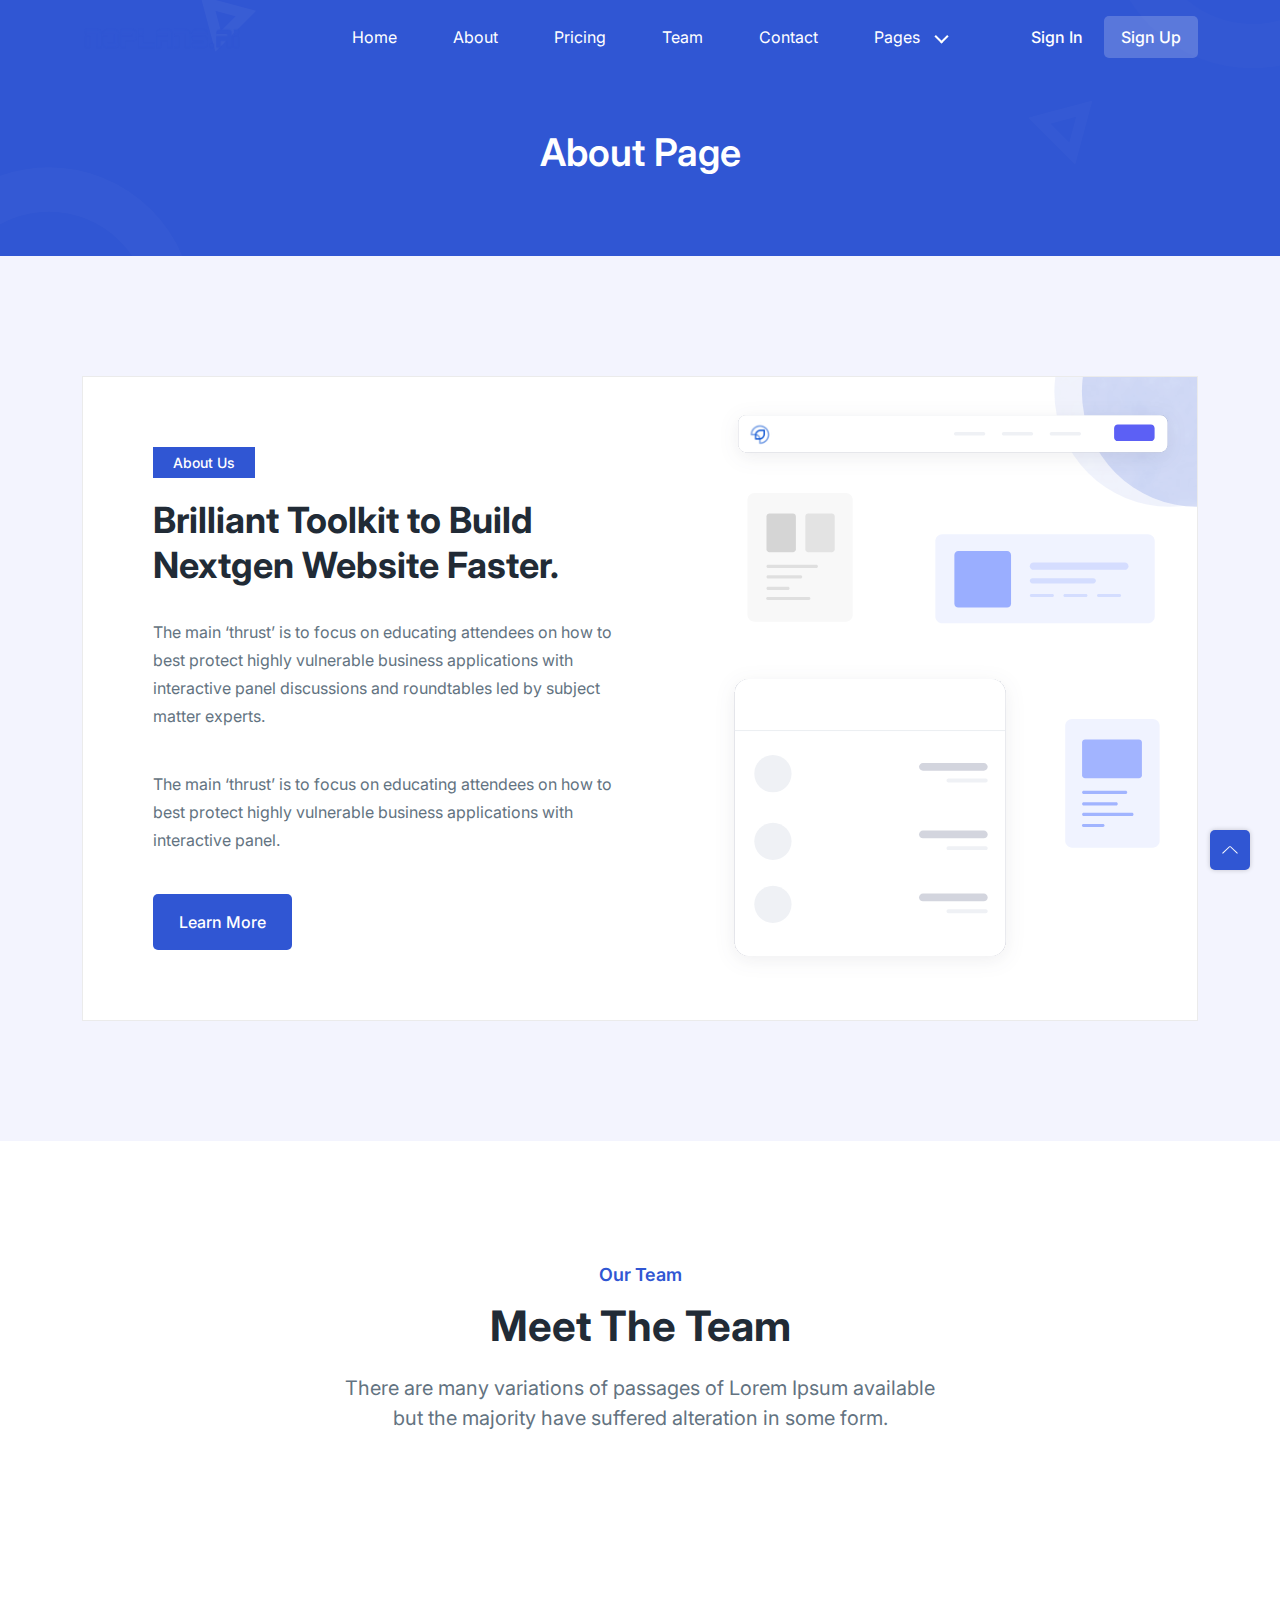
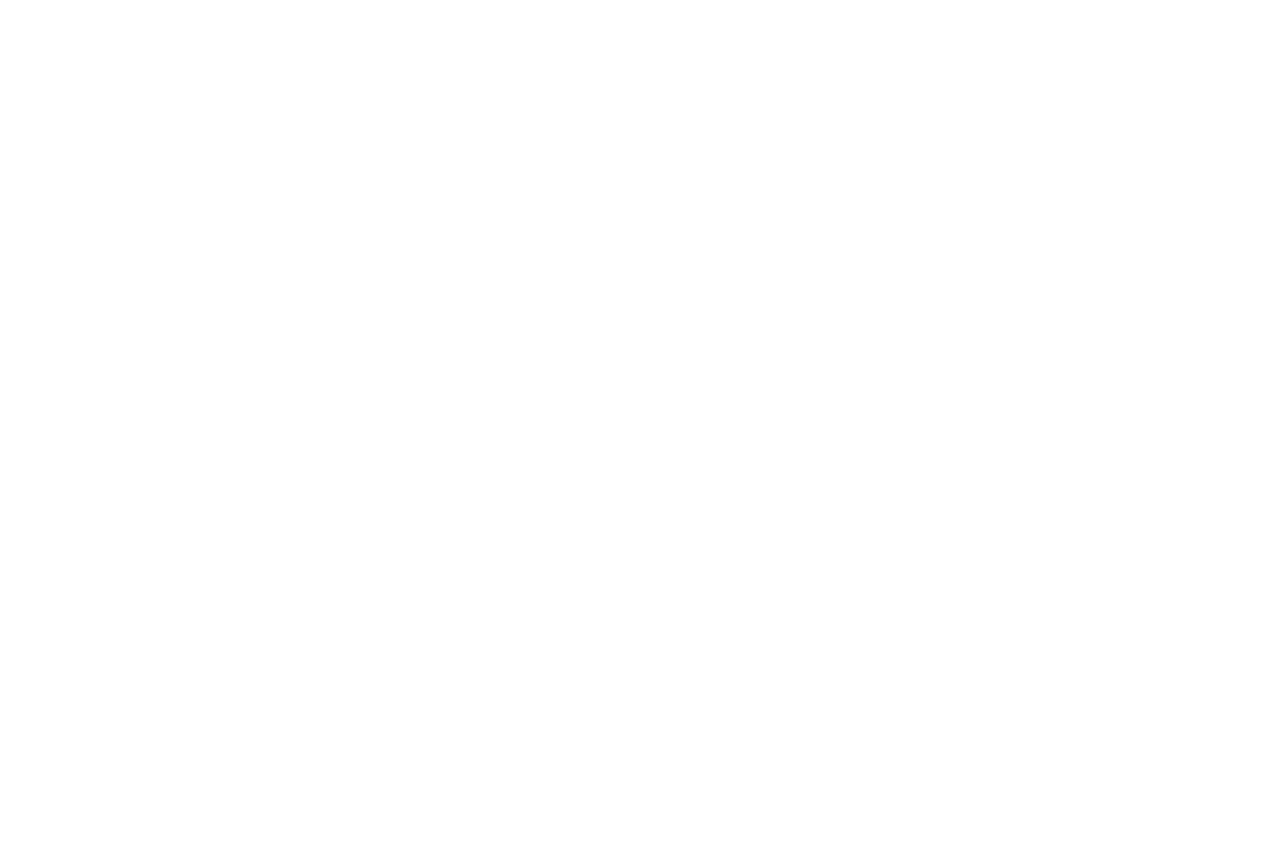
<file: about.html>
<!-- =========

	Template Name: Play
	Author: UIdeck
	Author URI: https://uideck.com/
	Support: https://uideck.com/support/
	Version: 1.1

========== -->

<!DOCTYPE html>
<html lang="en">
  <head>
    <meta charset="UTF-8" />
    <meta http-equiv="X-UA-Compatible" content="IE=edge" />
    <meta name="viewport" content="width=device-width, initial-scale=1.0" />
    <title>Play | Open source Project by UIdeck</title>

    <!--====== Favicon Icon ======-->
    <link
      rel="shortcut icon"
      href="assets/images/favicon.svg"
      type="image/svg"
    />

    <!-- ===== All CSS files ===== -->
    <link rel="stylesheet" href="assets/css/bootstrap.min.css" />
    <link rel="stylesheet" href="assets/css/animate.css" />
    <link rel="stylesheet" href="assets/css/lineicons.css" />
    <link rel="stylesheet" href="assets/css/ud-styles.css" />
  </head>
  <body>
    <!-- ====== Header Start ====== -->
    <header class="ud-header">
      <div class="container">
        <div class="row">
          <div class="col-lg-12">
            <nav class="navbar navbar-expand-lg">
              <a class="navbar-brand" href="index.html">
                <img src="assets/images/logo/logo.png" alt="Logo" />
              </a>
              <button class="navbar-toggler">
                <span class="toggler-icon"> </span>
                <span class="toggler-icon"> </span>
                <span class="toggler-icon"> </span>
              </button>

              <div class="navbar-collapse">
                <ul id="nav" class="navbar-nav mx-auto">
                  <li class="nav-item">
                    <a class="ud-menu-scroll" href="#home">Home</a>
                  </li>

                  <li class="nav-item">
                    <a class="ud-menu-scroll" href="#about">About</a>
                  </li>
                  <li class="nav-item">
                    <a class="ud-menu-scroll" href="#pricing">Pricing</a>
                  </li>
                  <li class="nav-item">
                    <a class="ud-menu-scroll" href="#team">Team</a>
                  </li>
                  <li class="nav-item">
                    <a class="ud-menu-scroll" href="#contact">Contact</a>
                  </li>
                  <li class="nav-item nav-item-has-children">
                    <a href="javascript:void(0)"> Pages </a>
                    <ul class="ud-submenu">
                      <li class="ud-submenu-item">
                        <a href="about.html" class="ud-submenu-link">
                          About Page
                        </a>
                      </li>
                      <li class="ud-submenu-item">
                        <a href="pricing.html" class="ud-submenu-link">
                          Pricing Page
                        </a>
                      </li>
                      <li class="ud-submenu-item">
                        <a href="contact.html" class="ud-submenu-link">
                          Contact Page
                        </a>
                      </li>
                      <li class="ud-submenu-item">
                        <a href="blog.html" class="ud-submenu-link">
                          Blog Grid Page
                        </a>
                      </li>
                      <li class="ud-submenu-item">
                        <a href="blog-details.html" class="ud-submenu-link">
                          Blog Details Page
                        </a>
                      </li>
                      <li class="ud-submenu-item">
                        <a href="login.html" class="ud-submenu-link">
                          Sign In Page
                        </a>
                      </li>
                      <li class="ud-submenu-item">
                        <a href="404.html" class="ud-submenu-link">404 Page</a>
                      </li>
                    </ul>
                  </li>
                </ul>
              </div>

              <div class="navbar-btn d-none d-sm-inline-block">
                <a href="login.html" class="ud-main-btn ud-login-btn">
                  Sign In
                </a>
                <a class="ud-main-btn ud-white-btn" href="javascript:void(0)">
                  Sign Up
                </a>
              </div>
            </nav>
          </div>
        </div>
      </div>
    </header>
    <!-- ====== Header End ====== -->

    <!-- ====== Banner Start ====== -->
    <section class="ud-page-banner">
      <div class="container">
        <div class="row">
          <div class="col-lg-12">
            <div class="ud-banner-content">
              <h1>About Page</h1>
            </div>
          </div>
        </div>
      </div>
    </section>
    <!-- ====== Banner End ====== -->

    <!-- ====== About Start ====== -->
    <section id="about" class="ud-about">
      <div class="container">
        <div class="ud-about-wrapper wow fadeInUp" data-wow-delay=".2s">
          <div class="ud-about-content-wrapper">
            <div class="ud-about-content">
              <span class="tag">About Us</span>
              <h2>Brilliant Toolkit to Build Nextgen Website Faster.</h2>
              <p>
                The main ‘thrust’ is to focus on educating attendees on how to
                best protect highly vulnerable business applications with
                interactive panel discussions and roundtables led by subject
                matter experts.
              </p>

              <p>
                The main ‘thrust’ is to focus on educating attendees on how to
                best protect highly vulnerable business applications with
                interactive panel.
              </p>
              <a href="javascript:void(0)" class="ud-main-btn">Learn More</a>
            </div>
          </div>
          <div class="ud-about-image">
            <img src="assets/images/about/about-image.svg" alt="about-image" />
          </div>
        </div>
      </div>
    </section>
    <!-- ====== About End ====== -->

    <!-- ====== Team Start ====== -->
    <section id="team" class="ud-team">
      <div class="container">
        <div class="row">
          <div class="col-lg-12">
            <div class="ud-section-title mx-auto text-center">
              <span>Our Team</span>
              <h2>Meet The Team</h2>
              <p>
                There are many variations of passages of Lorem Ipsum available
                but the majority have suffered alteration in some form.
              </p>
            </div>
          </div>
        </div>

        <div class="row">
          <div class="col-xl-3 col-lg-3 col-sm-6">
            <div class="ud-single-team wow fadeInUp" data-wow-delay=".1s">
              <div class="ud-team-image-wrapper">
                <div class="ud-team-image">
                  <img src="assets/images/team/team-01.png" alt="team" />
                </div>

                <img
                  src="assets/images/team/dotted-shape.svg"
                  alt="shape"
                  class="shape shape-1"
                />
                <img
                  src="assets/images/team/shape-2.svg"
                  alt="shape"
                  class="shape shape-2"
                />
              </div>
              <div class="ud-team-info">
                <h5>Adveen Desuza</h5>
                <h6>UI Designer</h6>
              </div>
              <ul class="ud-team-socials">
                <li>
                  <a href="https://twitter.com/MusharofChy">
                    <i class="lni lni-facebook-filled"></i>
                  </a>
                </li>
                <li>
                  <a href="https://twitter.com/MusharofChy">
                    <i class="lni lni-twitter-filled"></i>
                  </a>
                </li>
                <li>
                  <a href="https://twitter.com/MusharofChy">
                    <i class="lni lni-instagram-filled"></i>
                  </a>
                </li>
              </ul>
            </div>
          </div>
          <div class="col-xl-3 col-lg-3 col-sm-6">
            <div class="ud-single-team wow fadeInUp" data-wow-delay=".15s">
              <div class="ud-team-image-wrapper">
                <div class="ud-team-image">
                  <img src="assets/images/team/team-02.png" alt="team" />
                </div>

                <img
                  src="assets/images/team/dotted-shape.svg"
                  alt="shape"
                  class="shape shape-1"
                />
                <img
                  src="assets/images/team/shape-2.svg"
                  alt="shape"
                  class="shape shape-2"
                />
              </div>
              <div class="ud-team-info">
                <h5>Jezmin uniya</h5>
                <h6>Product Designer</h6>
              </div>
              <ul class="ud-team-socials">
                <li>
                  <a href="https://twitter.com/MusharofChy">
                    <i class="lni lni-facebook-filled"></i>
                  </a>
                </li>
                <li>
                  <a href="https://twitter.com/MusharofChy">
                    <i class="lni lni-twitter-filled"></i>
                  </a>
                </li>
                <li>
                  <a href="https://twitter.com/MusharofChy">
                    <i class="lni lni-instagram-filled"></i>
                  </a>
                </li>
              </ul>
            </div>
          </div>
          <div class="col-xl-3 col-lg-3 col-sm-6">
            <div class="ud-single-team wow fadeInUp" data-wow-delay=".2s">
              <div class="ud-team-image-wrapper">
                <div class="ud-team-image">
                  <img src="assets/images/team/team-03.png" alt="team" />
                </div>

                <img
                  src="assets/images/team/dotted-shape.svg"
                  alt="shape"
                  class="shape shape-1"
                />
                <img
                  src="assets/images/team/shape-2.svg"
                  alt="shape"
                  class="shape shape-2"
                />
              </div>
              <div class="ud-team-info">
                <h5>Andrieo Gloree</h5>
                <h6>App Developer</h6>
              </div>
              <ul class="ud-team-socials">
                <li>
                  <a href="https://twitter.com/MusharofChy">
                    <i class="lni lni-facebook-filled"></i>
                  </a>
                </li>
                <li>
                  <a href="https://twitter.com/MusharofChy">
                    <i class="lni lni-twitter-filled"></i>
                  </a>
                </li>
                <li>
                  <a href="https://twitter.com/MusharofChy">
                    <i class="lni lni-instagram-filled"></i>
                  </a>
                </li>
              </ul>
            </div>
          </div>
          <div class="col-xl-3 col-lg-3 col-sm-6">
            <div class="ud-single-team wow fadeInUp" data-wow-delay=".25s">
              <div class="ud-team-image-wrapper">
                <div class="ud-team-image">
                  <img src="assets/images/team/team-04.png" alt="team" />
                </div>

                <img
                  src="assets/images/team/dotted-shape.svg"
                  alt="shape"
                  class="shape shape-1"
                />
                <img
                  src="assets/images/team/shape-2.svg"
                  alt="shape"
                  class="shape shape-2"
                />
              </div>
              <div class="ud-team-info">
                <h5>Jackie Sanders</h5>
                <h6>Content Writer</h6>
              </div>
              <ul class="ud-team-socials">
                <li>
                  <a href="https://twitter.com/MusharofChy">
                    <i class="lni lni-facebook-filled"></i>
                  </a>
                </li>
                <li>
                  <a href="https://twitter.com/MusharofChy">
                    <i class="lni lni-twitter-filled"></i>
                  </a>
                </li>
                <li>
                  <a href="https://twitter.com/MusharofChy">
                    <i class="lni lni-instagram-filled"></i>
                  </a>
                </li>
              </ul>
            </div>
          </div>
        </div>
      </div>
    </section>
    <!-- ====== Team End ====== -->

    <!-- ====== Footer Start ====== -->
    <footer class="ud-footer wow fadeInUp" data-wow-delay=".15s">
      <div class="shape shape-1">
        <img src="assets/images/footer/shape-1.svg" alt="shape" />
      </div>
      <div class="shape shape-2">
        <img src="assets/images/footer/shape-2.svg" alt="shape" />
      </div>
      <div class="shape shape-3">
        <img src="assets/images/footer/shape-3.svg" alt="shape" />
      </div>
      <div class="ud-footer-widgets">
        <div class="container">
          <div class="row">
            <div class="col-xl-3 col-lg-4 col-md-6">
              <div class="ud-widget">
                <a href="index.html" class="ud-footer-logo">
                  <img src="assets/images/logo/logo.png" alt="logo" />
                </a>
                <p class="ud-widget-desc">
                  We create digital experiences for brands and companies by
                  using technology.
                </p>
                <ul class="ud-widget-socials">
                  <li>
                    <a href="https://twitter.com/MusharofChy">
                      <i class="lni lni-facebook-filled"></i>
                    </a>
                  </li>
                  <li>
                    <a href="https://twitter.com/MusharofChy">
                      <i class="lni lni-twitter-filled"></i>
                    </a>
                  </li>
                  <li>
                    <a href="https://twitter.com/MusharofChy">
                      <i class="lni lni-instagram-filled"></i>
                    </a>
                  </li>
                  <li>
                    <a href="https://twitter.com/MusharofChy">
                      <i class="lni lni-linkedin-original"></i>
                    </a>
                  </li>
                </ul>
              </div>
            </div>

            <div class="col-xl-2 col-lg-2 col-md-6 col-sm-6">
              <div class="ud-widget">
                <h5 class="ud-widget-title">About Us</h5>
                <ul class="ud-widget-links">
                  <li>
                    <a href="javascript:void(0)">Home</a>
                  </li>
                  <li>
                    <a href="javascript:void(0)">Features</a>
                  </li>
                  <li>
                    <a href="javascript:void(0)">About</a>
                  </li>
                  <li>
                    <a href="javascript:void(0)">Testimonial</a>
                  </li>
                </ul>
              </div>
            </div>
            <div class="col-xl-2 col-lg-3 col-md-6 col-sm-6">
              <div class="ud-widget">
                <h5 class="ud-widget-title">Features</h5>
                <ul class="ud-widget-links">
                  <li>
                    <a href="javascript:void(0)">How it works</a>
                  </li>
                  <li>
                    <a href="javascript:void(0)">Privacy policy</a>
                  </li>
                  <li>
                    <a href="javascript:void(0)">Terms of service</a>
                  </li>
                  <li>
                    <a href="javascript:void(0)">Refund policy</a>
                  </li>
                </ul>
              </div>
            </div>
            <div class="col-xl-2 col-lg-3 col-md-6 col-sm-6">
              <div class="ud-widget">
                <h5 class="ud-widget-title">Our Products</h5>
                <ul class="ud-widget-links">
                  <li>
                    <a
                      href="https://lineicons.com/"
                      rel="nofollow noopner"
                      target="_blank"
                      >Lineicons
                    </a>
                  </li>
                  <li>
                    <a
                      href="https://ecommercehtml.com/"
                      rel="nofollow noopner"
                      target="_blank"
                      >Ecommerce HTML</a
                    >
                  </li>
                  <li>
                    <a
                      href="https://ayroui.com/"
                      rel="nofollow noopner"
                      target="_blank"
                      >Ayro UI</a
                    >
                  </li>
                  <li>
                    <a
                      href="https://graygrids.com/"
                      rel="nofollow noopner"
                      target="_blank"
                      >Plain Admin</a
                    >
                  </li>
                </ul>
              </div>
            </div>
            <div class="col-xl-3 col-lg-6 col-md-8 col-sm-10">
              <div class="ud-widget">
                <h5 class="ud-widget-title">Partners</h5>
                <ul class="ud-widget-brands">
                  <li>
                    <a
                      href="https://ayroui.com/"
                      rel="nofollow noopner"
                      target="_blank"
                    >
                      <img
                        src="assets/images/footer/brands/ayroui.svg"
                        alt="ayroui"
                      />
                    </a>
                  </li>
                  <li>
                    <a
                      href="https://ecommercehtml.com/"
                      rel="nofollow noopner"
                      target="_blank"
                    >
                      <img
                        src="assets/images/footer/brands/ecommerce-html.svg"
                        alt="ecommerce-html"
                      />
                    </a>
                  </li>
                  <li>
                    <a
                      href="https://graygrids.com/"
                      rel="nofollow noopner"
                      target="_blank"
                    >
                      <img
                        src="assets/images/footer/brands/graygrids.svg"
                        alt="graygrids"
                      />
                    </a>
                  </li>
                  <li>
                    <a
                      href="https://lineicons.com/"
                      rel="nofollow noopner"
                      target="_blank"
                    >
                      <img
                        src="assets/images/footer/brands/lineicons.svg"
                        alt="lineicons"
                      />
                    </a>
                  </li>
                  <li>
                    <a
                      href="https://uideck.com/"
                      rel="nofollow noopner"
                      target="_blank"
                    >
                      <img
                        src="assets/images/footer/brands/uideck.svg"
                        alt="uideck"
                      />
                    </a>
                  </li>
                  <li>
                    <a
                      href="https://tailwindtemplates.co/"
                      rel="nofollow noopner"
                      target="_blank"
                    >
                      <img
                        src="assets/images/footer/brands/tailwindtemplates.svg"
                        alt="tailwindtemplates"
                      />
                    </a>
                  </li>
                </ul>
              </div>
            </div>
          </div>
        </div>
      </div>
      <div class="ud-footer-bottom">
        <div class="container">
          <div class="row">
            <div class="col-md-8">
              <ul class="ud-footer-bottom-left">
                <li>
                  <a href="javascript:void(0)">Privacy policy</a>
                </li>
                <li>
                  <a href="javascript:void(0)">Support policy</a>
                </li>
                <li>
                  <a href="javascript:void(0)">Terms of service</a>
                </li>
              </ul>
            </div>
            <div class="col-md-4">
              <p class="ud-footer-bottom-right">
                Designed and Developed by
                <a href="https://uideck.com" rel="nofollow">UIdeck</a>
              </p>
            </div>
          </div>
        </div>
      </div>
    </footer>
    <!-- ====== Footer End ====== -->

    <!-- ====== Back To Top Start ====== -->
    <a href="javascript:void(0)" class="back-to-top">
      <i class="lni lni-chevron-up"> </i>
    </a>
    <!-- ====== Back To Top End ====== -->

    <!-- ====== All Javascript Files ====== -->
    <script src="assets/js/bootstrap.bundle.min.js"></script>
    <script src="assets/js/wow.min.js"></script>
    <script src="assets/js/main.js"></script>
  </body>
</html>
</file>
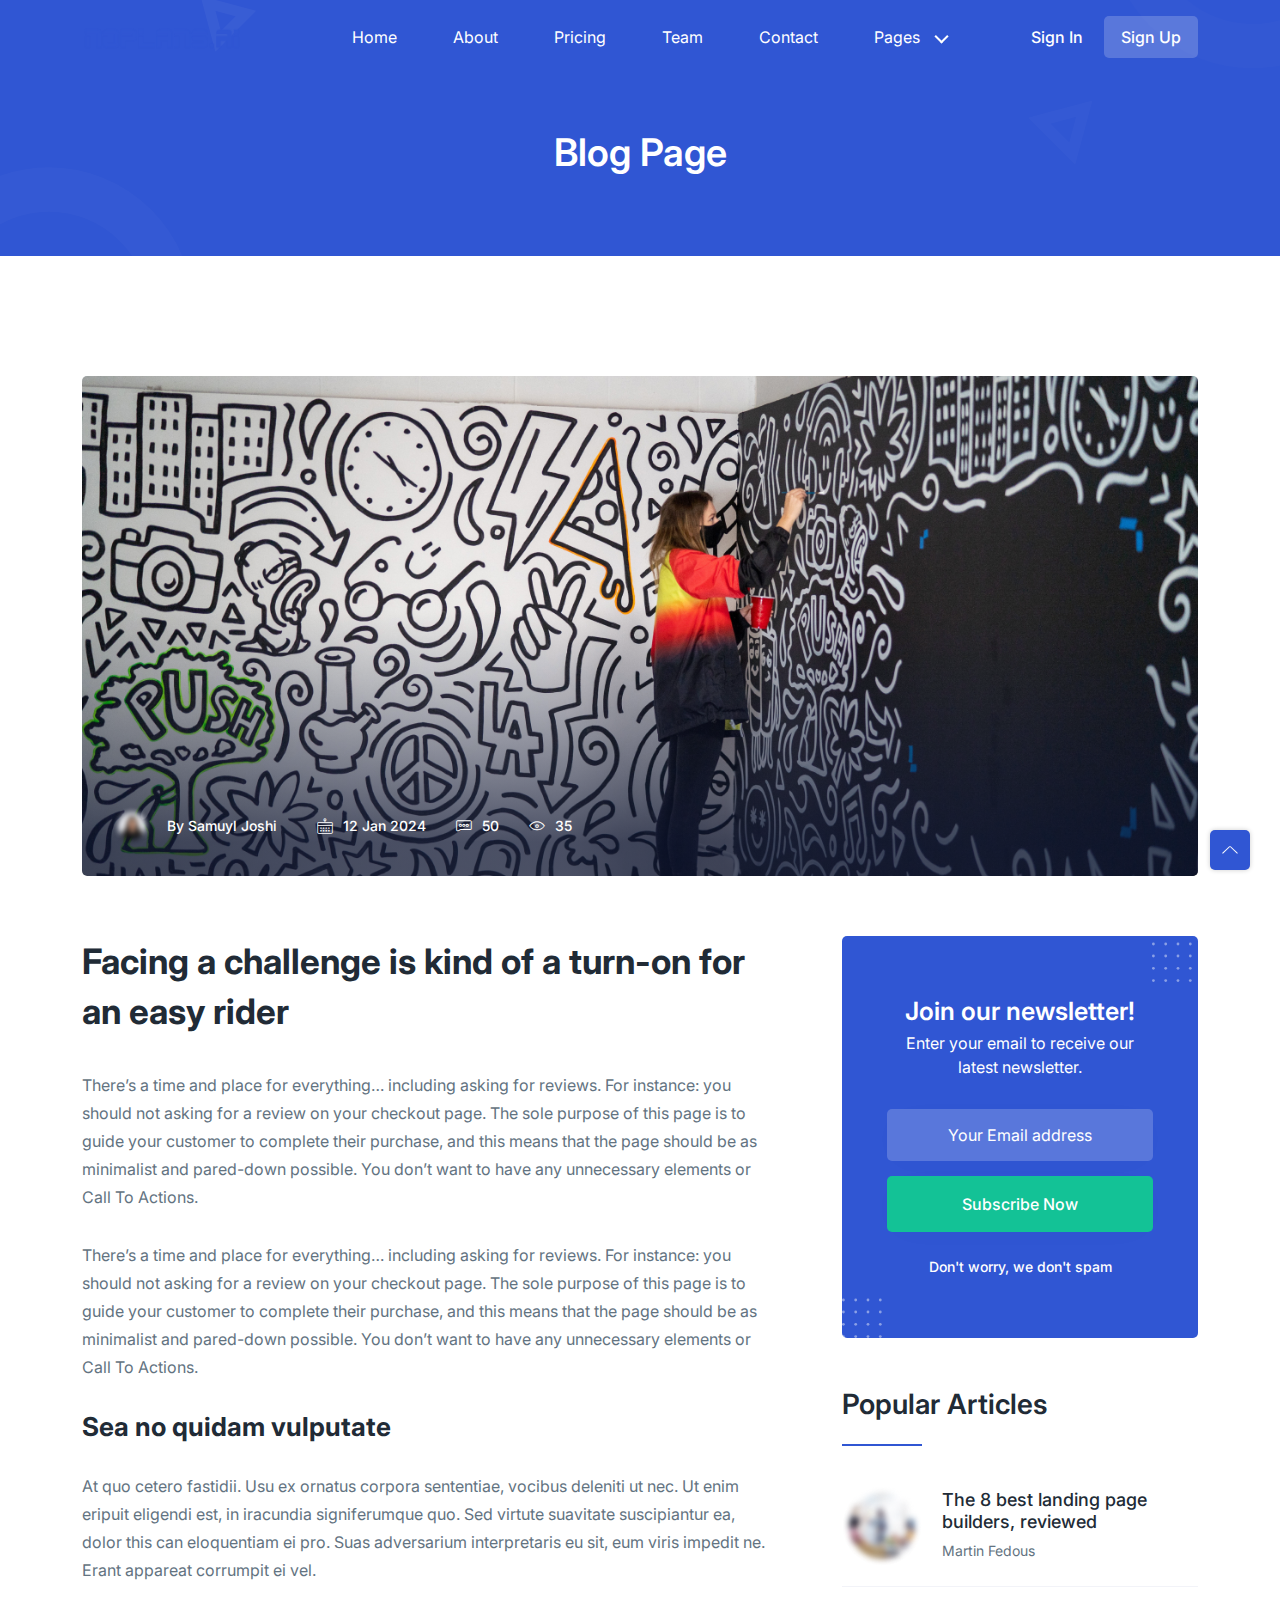
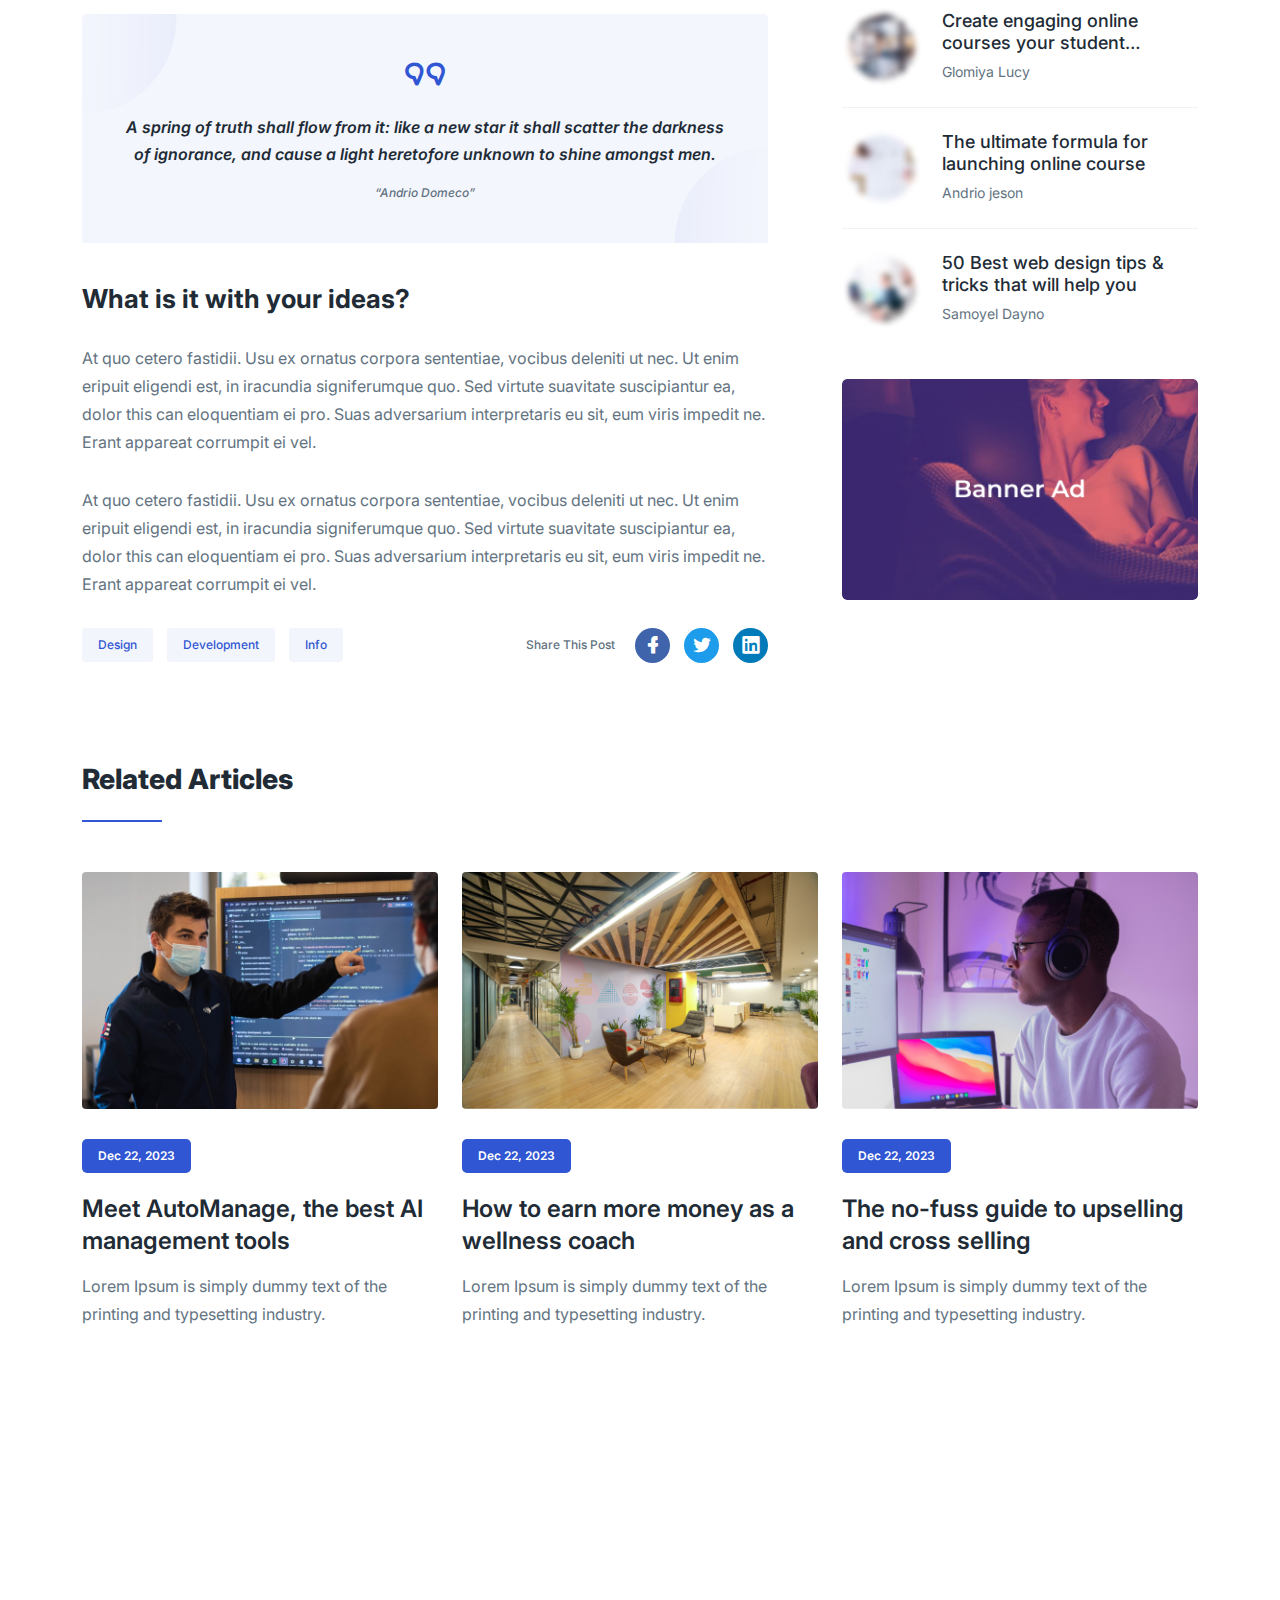
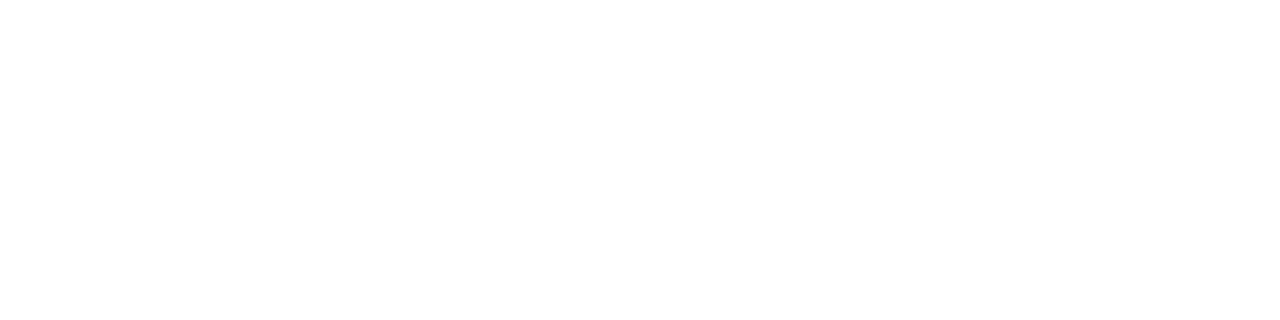
<file: blog-details.html>
<!-- =========

	Template Name: Play
	Author: UIdeck
	Author URI: https://uideck.com/
	Support: https://uideck.com/support/
	Version: 1.1

========== -->

<!DOCTYPE html>
<html lang="en">
  <head>
    <meta charset="UTF-8" />
    <meta http-equiv="X-UA-Compatible" content="IE=edge" />
    <meta name="viewport" content="width=device-width, initial-scale=1.0" />
    <title>Play | Open source Project by UIdeck</title>

    <!--====== Favicon Icon ======-->
    <link
      rel="shortcut icon"
      href="assets/images/favicon.svg"
      type="image/svg"
    />

    <!-- ===== All CSS files ===== -->
    <link rel="stylesheet" href="assets/css/bootstrap.min.css" />
    <link rel="stylesheet" href="assets/css/animate.css" />
    <link rel="stylesheet" href="assets/css/lineicons.css" />
    <link rel="stylesheet" href="assets/css/ud-styles.css" />
  </head>
  <body>
    <!-- ====== Header Start ====== -->
    <header class="ud-header">
      <div class="container">
        <div class="row">
          <div class="col-lg-12">
            <nav class="navbar navbar-expand-lg">
              <a class="navbar-brand" href="index.html">
                <img src="assets/images/logo/logo.png" alt="Logo" />
              </a>
              <button class="navbar-toggler">
                <span class="toggler-icon"> </span>
                <span class="toggler-icon"> </span>
                <span class="toggler-icon"> </span>
              </button>

              <div class="navbar-collapse">
                <ul id="nav" class="navbar-nav mx-auto">
                  <li class="nav-item">
                    <a class="ud-menu-scroll" href="#home">Home</a>
                  </li>

                  <li class="nav-item">
                    <a class="ud-menu-scroll" href="#about">About</a>
                  </li>
                  <li class="nav-item">
                    <a class="ud-menu-scroll" href="#pricing">Pricing</a>
                  </li>
                  <li class="nav-item">
                    <a class="ud-menu-scroll" href="#team">Team</a>
                  </li>
                  <li class="nav-item">
                    <a class="ud-menu-scroll" href="#contact">Contact</a>
                  </li>
                  <li class="nav-item nav-item-has-children">
                    <a href="javascript:void(0)"> Pages </a>
                    <ul class="ud-submenu">
                      <li class="ud-submenu-item">
                        <a href="about.html" class="ud-submenu-link">
                          About Page
                        </a>
                      </li>
                      <li class="ud-submenu-item">
                        <a href="pricing.html" class="ud-submenu-link">
                          Pricing Page
                        </a>
                      </li>
                      <li class="ud-submenu-item">
                        <a href="contact.html" class="ud-submenu-link">
                          Contact Page
                        </a>
                      </li>
                      <li class="ud-submenu-item">
                        <a href="blog.html" class="ud-submenu-link">
                          Blog Grid Page
                        </a>
                      </li>
                      <li class="ud-submenu-item">
                        <a href="blog-details.html" class="ud-submenu-link">
                          Blog Details Page
                        </a>
                      </li>
                      <li class="ud-submenu-item">
                        <a href="login.html" class="ud-submenu-link">
                          Sign In Page
                        </a>
                      </li>
                      <li class="ud-submenu-item">
                        <a href="404.html" class="ud-submenu-link">404 Page</a>
                      </li>
                    </ul>
                  </li>
                </ul>
              </div>

              <div class="navbar-btn d-none d-sm-inline-block">
                <a href="login.html" class="ud-main-btn ud-login-btn">
                  Sign In
                </a>
                <a class="ud-main-btn ud-white-btn" href="javascript:void(0)">
                  Sign Up
                </a>
              </div>
            </nav>
          </div>
        </div>
      </div>
    </header>
    <!-- ====== Header End ====== -->

    <!-- ====== Banner Start ====== -->
    <section class="ud-page-banner">
      <div class="container">
        <div class="row">
          <div class="col-lg-12">
            <div class="ud-banner-content">
              <h1>Blog Page</h1>
            </div>
          </div>
        </div>
      </div>
    </section>
    <!-- ====== Banner End ====== -->

    <!-- ====== Blog Details Start ====== -->
    <section class="ud-blog-details">
      <div class="container">
        <div class="row">
          <div class="col-lg-12">
            <div class="ud-blog-details-image">
              <img
                src="assets/images/blog/blog-details-01.jpg"
                alt="blog details"
              />
              <div class="ud-blog-overlay">
                <div class="ud-blog-overlay-content">
                  <div class="ud-blog-author">
                    <img src="assets/images/blog/author-01.png" alt="author" />
                    <span>
                      By <a href="javascript:void(0)"> Samuyl Joshi </a>
                    </span>
                  </div>

                  <div class="ud-blog-meta">
                    <p class="date">
                      <i class="lni lni-calendar"></i> <span>12 Jan 2024</span>
                    </p>
                    <p class="comment">
                      <i class="lni lni-comments"></i> <span>50</span>
                    </p>
                    <p class="view">
                      <i class="lni lni-eye"></i> <span>35</span>
                    </p>
                  </div>
                </div>
              </div>
            </div>
          </div>

          <div class="col-lg-8">
            <div class="ud-blog-details-content">
              <h2 class="ud-blog-details-title">
                Facing a challenge is kind of a turn-on for an easy rider
              </h2>
              <p class="ud-blog-details-para">
                There’s a time and place for everything… including asking for
                reviews. For instance: you should not asking for a review on
                your checkout page. The sole purpose of this page is to guide
                your customer to complete their purchase, and this means that
                the page should be as minimalist and pared-down possible. You
                don’t want to have any unnecessary elements or Call To Actions.
              </p>
              <p class="ud-blog-details-para">
                There’s a time and place for everything… including asking for
                reviews. For instance: you should not asking for a review on
                your checkout page. The sole purpose of this page is to guide
                your customer to complete their purchase, and this means that
                the page should be as minimalist and pared-down possible. You
                don’t want to have any unnecessary elements or Call To Actions.
              </p>
              <h3 class="ud-blog-details-subtitle">Sea no quidam vulputate</h3>
              <p class="ud-blog-details-para">
                At quo cetero fastidii. Usu ex ornatus corpora sententiae,
                vocibus deleniti ut nec. Ut enim eripuit eligendi est, in
                iracundia signiferumque quo. Sed virtute suavitate suscipiantur
                ea, dolor this can eloquentiam ei pro. Suas adversarium
                interpretaris eu sit, eum viris impedit ne. Erant appareat
                corrumpit ei vel.
              </p>

              <div class="ud-blog-quote">
                <i class="lni lni-quotation"></i>
                <p>
                  A spring of truth shall flow from it: like a new star it shall
                  scatter the darkness of ignorance, and cause a light
                  heretofore unknown to shine amongst men.
                </p>
                <h6>“Andrio Domeco”</h6>
              </div>
              <h3 class="ud-blog-details-subtitle">
                What is it with your ideas?
              </h3>
              <p class="ud-blog-details-para">
                At quo cetero fastidii. Usu ex ornatus corpora sententiae,
                vocibus deleniti ut nec. Ut enim eripuit eligendi est, in
                iracundia signiferumque quo. Sed virtute suavitate suscipiantur
                ea, dolor this can eloquentiam ei pro. Suas adversarium
                interpretaris eu sit, eum viris impedit ne. Erant appareat
                corrumpit ei vel.
              </p>
              <p class="ud-blog-details-para">
                At quo cetero fastidii. Usu ex ornatus corpora sententiae,
                vocibus deleniti ut nec. Ut enim eripuit eligendi est, in
                iracundia signiferumque quo. Sed virtute suavitate suscipiantur
                ea, dolor this can eloquentiam ei pro. Suas adversarium
                interpretaris eu sit, eum viris impedit ne. Erant appareat
                corrumpit ei vel.
              </p>

              <div class="ud-blog-details-action">
                <ul class="ud-blog-tags">
                  <li>
                    <a href="javascript:void(0)">Design</a>
                  </li>
                  <li>
                    <a href="javascript:void(0)">Development</a>
                  </li>
                  <li>
                    <a href="javascript:void(0)">Info</a>
                  </li>
                </ul>
                <div class="ud-blog-share">
                  <h6>Share This Post</h6>
                  <ul class="ud-blog-share-links">
                    <li>
                      <a href="javascript:void(0)" class="facebook">
                        <i class="lni lni-facebook-filled"></i>
                      </a>
                    </li>
                    <li>
                      <a href="javascript:void(0)" class="twitter">
                        <i class="lni lni-twitter-filled"></i>
                      </a>
                    </li>
                    <li>
                      <a href="javascript:void(0)" class="linkedin">
                        <i class="lni lni-linkedin-original"></i>
                      </a>
                    </li>
                  </ul>
                </div>
              </div>
            </div>
          </div>
          <div class="col-lg-4">
            <div class="ud-blog-sidebar">
              <div class="ud-newsletter-box">
                <img
                  src="assets/images/blog/dotted-shape.svg"
                  alt="shape"
                  class="shape shape-1"
                />
                <img
                  src="assets/images/blog/dotted-shape.svg"
                  alt="shape"
                  class="shape shape-2"
                />
                <h3 class="ud-newsletter-title">Join our newsletter!</h3>
                <p>Enter your email to receive our latest newsletter.</p>
                <form class="ud-newsletter-form">
                  <input
                    type="email"
                    name="email"
                    placeholder="Your Email address"
                  />
                  <button class="ud-main-btn">Subscribe Now</button>
                  <p class="ud-newsletter-note">Don't worry, we don't spam</p>
                </form>
              </div>

              <div class="ud-articles-box">
                <h3 class="ud-articles-box-title">Popular Articles</h3>
                <ul class="ud-articles-list">
                  <li>
                    <div class="ud-article-image">
                      <img
                        src="assets/images/blog/article-author-01.png"
                        alt="author"
                      />
                    </div>
                    <div class="ud-article-content">
                      <h5 class="ud-article-title">
                        <a href="javascript:void(0)">
                          The 8 best landing page builders, reviewed
                        </a>
                      </h5>
                      <p class="ud-article-author">Martin Fedous</p>
                    </div>
                  </li>
                  <li>
                    <div class="ud-article-image">
                      <img
                        src="assets/images/blog/article-author-02.png"
                        alt="author"
                      />
                    </div>
                    <div class="ud-article-content">
                      <h5 class="ud-article-title">
                        <a href="javascript:void(0)">
                          Create engaging online courses your student…
                        </a>
                      </h5>
                      <p class="ud-article-author">Glomiya Lucy</p>
                    </div>
                  </li>
                  <li>
                    <div class="ud-article-image">
                      <img
                        src="assets/images/blog/article-author-03.png"
                        alt="author"
                      />
                    </div>
                    <div class="ud-article-content">
                      <h5 class="ud-article-title">
                        <a href="javascript:void(0)">
                          The ultimate formula for launching online course
                        </a>
                      </h5>
                      <p class="ud-article-author">Andrio jeson</p>
                    </div>
                  </li>
                  <li>
                    <div class="ud-article-image">
                      <img
                        src="assets/images/blog/article-author-04.png"
                        alt="author"
                      />
                    </div>
                    <div class="ud-article-content">
                      <h5 class="ud-article-title">
                        <a href="javascript:void(0)">
                          50 Best web design tips & tricks that will help you
                        </a>
                      </h5>
                      <p class="ud-article-author">Samoyel Dayno</p>
                    </div>
                  </li>
                </ul>
              </div>

              <div class="ud-banner-ad">
                <a href="javascript:void(0)">
                  <img
                    src="assets/images/blog/bannder-ad.png"
                    alt="ad banner"
                  />
                </a>
              </div>
            </div>
          </div>
        </div>
      </div>
    </section>
    <!-- ====== Blog Details End ====== -->

    <!-- ====== Blog Start ====== -->
    <section class="ud-blog-grids ud-related-articles">
      <div class="container">
        <div class="row col-lg-12">
          <div class="ud-related-title">
            <h2 class="ud-related-articles-title">Related Articles</h2>
          </div>
        </div>
        <div class="row">
          <div class="col-lg-4 col-md-6">
            <div class="ud-single-blog">
              <div class="ud-blog-image">
                <a href="blog-details.html">
                  <img src="assets/images/blog/blog-01.jpg" alt="blog" />
                </a>
              </div>
              <div class="ud-blog-content">
                <span class="ud-blog-date">Dec 22, 2023</span>
                <h3 class="ud-blog-title">
                  <a href="blog-details.html">
                    Meet AutoManage, the best AI management tools
                  </a>
                </h3>
                <p class="ud-blog-desc">
                  Lorem Ipsum is simply dummy text of the printing and
                  typesetting industry.
                </p>
              </div>
            </div>
          </div>
          <div class="col-lg-4 col-md-6">
            <div class="ud-single-blog">
              <div class="ud-blog-image">
                <a href="blog-details.html">
                  <img src="assets/images/blog/blog-02.jpg" alt="blog" />
                </a>
              </div>
              <div class="ud-blog-content">
                <span class="ud-blog-date">Dec 22, 2023</span>
                <h3 class="ud-blog-title">
                  <a href="blog-details.html">
                    How to earn more money as a wellness coach
                  </a>
                </h3>
                <p class="ud-blog-desc">
                  Lorem Ipsum is simply dummy text of the printing and
                  typesetting industry.
                </p>
              </div>
            </div>
          </div>
          <div class="col-lg-4 col-md-6">
            <div class="ud-single-blog">
              <div class="ud-blog-image">
                <a href="blog-details.html">
                  <img src="assets/images/blog/blog-03.jpg" alt="blog" />
                </a>
              </div>
              <div class="ud-blog-content">
                <span class="ud-blog-date">Dec 22, 2023</span>
                <h3 class="ud-blog-title">
                  <a href="blog-details.html">
                    The no-fuss guide to upselling and cross selling
                  </a>
                </h3>
                <p class="ud-blog-desc">
                  Lorem Ipsum is simply dummy text of the printing and
                  typesetting industry.
                </p>
              </div>
            </div>
          </div>
        </div>
      </div>
    </section>
    <!-- ====== Blog End ====== -->

    <!-- ====== Footer Start ====== -->
    <footer class="ud-footer wow fadeInUp" data-wow-delay=".15s">
      <div class="shape shape-1">
        <img src="assets/images/footer/shape-1.svg" alt="shape" />
      </div>
      <div class="shape shape-2">
        <img src="assets/images/footer/shape-2.svg" alt="shape" />
      </div>
      <div class="shape shape-3">
        <img src="assets/images/footer/shape-3.svg" alt="shape" />
      </div>
      <div class="ud-footer-widgets">
        <div class="container">
          <div class="row">
            <div class="col-xl-3 col-lg-4 col-md-6">
              <div class="ud-widget">
                <a href="index.html" class="ud-footer-logo">
                  <img src="assets/images/logo/logo.png" alt="logo" />
                </a>
                <p class="ud-widget-desc">
                  We create digital experiences for brands and companies by
                  using technology.
                </p>
                <ul class="ud-widget-socials">
                  <li>
                    <a href="https://twitter.com/MusharofChy">
                      <i class="lni lni-facebook-filled"></i>
                    </a>
                  </li>
                  <li>
                    <a href="https://twitter.com/MusharofChy">
                      <i class="lni lni-twitter-filled"></i>
                    </a>
                  </li>
                  <li>
                    <a href="https://twitter.com/MusharofChy">
                      <i class="lni lni-instagram-filled"></i>
                    </a>
                  </li>
                  <li>
                    <a href="https://twitter.com/MusharofChy">
                      <i class="lni lni-linkedin-original"></i>
                    </a>
                  </li>
                </ul>
              </div>
            </div>

            <div class="col-xl-2 col-lg-2 col-md-6 col-sm-6">
              <div class="ud-widget">
                <h5 class="ud-widget-title">About Us</h5>
                <ul class="ud-widget-links">
                  <li>
                    <a href="javascript:void(0)">Home</a>
                  </li>
                  <li>
                    <a href="javascript:void(0)">Features</a>
                  </li>
                  <li>
                    <a href="javascript:void(0)">About</a>
                  </li>
                  <li>
                    <a href="javascript:void(0)">Testimonial</a>
                  </li>
                </ul>
              </div>
            </div>
            <div class="col-xl-2 col-lg-3 col-md-6 col-sm-6">
              <div class="ud-widget">
                <h5 class="ud-widget-title">Features</h5>
                <ul class="ud-widget-links">
                  <li>
                    <a href="javascript:void(0)">How it works</a>
                  </li>
                  <li>
                    <a href="javascript:void(0)">Privacy policy</a>
                  </li>
                  <li>
                    <a href="javascript:void(0)">Terms of service</a>
                  </li>
                  <li>
                    <a href="javascript:void(0)">Refund policy</a>
                  </li>
                </ul>
              </div>
            </div>
            <div class="col-xl-2 col-lg-3 col-md-6 col-sm-6">
              <div class="ud-widget">
                <h5 class="ud-widget-title">Our Products</h5>
                <ul class="ud-widget-links">
                  <li>
                    <a
                      href="https://lineicons.com/"
                      rel="nofollow noopner"
                      target="_blank"
                      >Lineicons
                    </a>
                  </li>
                  <li>
                    <a
                      href="https://ecommercehtml.com/"
                      rel="nofollow noopner"
                      target="_blank"
                      >Ecommerce HTML</a
                    >
                  </li>
                  <li>
                    <a
                      href="https://ayroui.com/"
                      rel="nofollow noopner"
                      target="_blank"
                      >Ayro UI</a
                    >
                  </li>
                  <li>
                    <a
                      href="https://graygrids.com/"
                      rel="nofollow noopner"
                      target="_blank"
                      >Plain Admin</a
                    >
                  </li>
                </ul>
              </div>
            </div>
            <div class="col-xl-3 col-lg-6 col-md-8 col-sm-10">
              <div class="ud-widget">
                <h5 class="ud-widget-title">Partners</h5>
                <ul class="ud-widget-brands">
                  <li>
                    <a
                      href="https://ayroui.com/"
                      rel="nofollow noopner"
                      target="_blank"
                    >
                      <img
                        src="assets/images/footer/brands/ayroui.svg"
                        alt="ayroui"
                      />
                    </a>
                  </li>
                  <li>
                    <a
                      href="https://ecommercehtml.com/"
                      rel="nofollow noopner"
                      target="_blank"
                    >
                      <img
                        src="assets/images/footer/brands/ecommerce-html.svg"
                        alt="ecommerce-html"
                      />
                    </a>
                  </li>
                  <li>
                    <a
                      href="https://graygrids.com/"
                      rel="nofollow noopner"
                      target="_blank"
                    >
                      <img
                        src="assets/images/footer/brands/graygrids.svg"
                        alt="graygrids"
                      />
                    </a>
                  </li>
                  <li>
                    <a
                      href="https://lineicons.com/"
                      rel="nofollow noopner"
                      target="_blank"
                    >
                      <img
                        src="assets/images/footer/brands/lineicons.svg"
                        alt="lineicons"
                      />
                    </a>
                  </li>
                  <li>
                    <a
                      href="https://uideck.com/"
                      rel="nofollow noopner"
                      target="_blank"
                    >
                      <img
                        src="assets/images/footer/brands/uideck.svg"
                        alt="uideck"
                      />
                    </a>
                  </li>
                  <li>
                    <a
                      href="https://tailwindtemplates.co/"
                      rel="nofollow noopner"
                      target="_blank"
                    >
                      <img
                        src="assets/images/footer/brands/tailwindtemplates.svg"
                        alt="tailwindtemplates"
                      />
                    </a>
                  </li>
                </ul>
              </div>
            </div>
          </div>
        </div>
      </div>
      <div class="ud-footer-bottom">
        <div class="container">
          <div class="row">
            <div class="col-md-8">
              <ul class="ud-footer-bottom-left">
                <li>
                  <a href="javascript:void(0)">Privacy policy</a>
                </li>
                <li>
                  <a href="javascript:void(0)">Support policy</a>
                </li>
                <li>
                  <a href="javascript:void(0)">Terms of service</a>
                </li>
              </ul>
            </div>
            <div class="col-md-4">
              <p class="ud-footer-bottom-right">
                Designed and Developed by
                <a href="https://uideck.com" rel="nofollow">UIdeck</a>
              </p>
            </div>
          </div>
        </div>
      </div>
    </footer>
    <!-- ====== Footer End ====== -->

    <!-- ====== Back To Top Start ====== -->
    <a href="javascript:void(0)" class="back-to-top">
      <i class="lni lni-chevron-up"> </i>
    </a>
    <!-- ====== Back To Top End ====== -->

    <!-- ====== All Javascript Files ====== -->
    <script src="assets/js/bootstrap.bundle.min.js"></script>
    <script src="assets/js/wow.min.js"></script>
    <script src="assets/js/main.js"></script>
  </body>
</html>
</file>
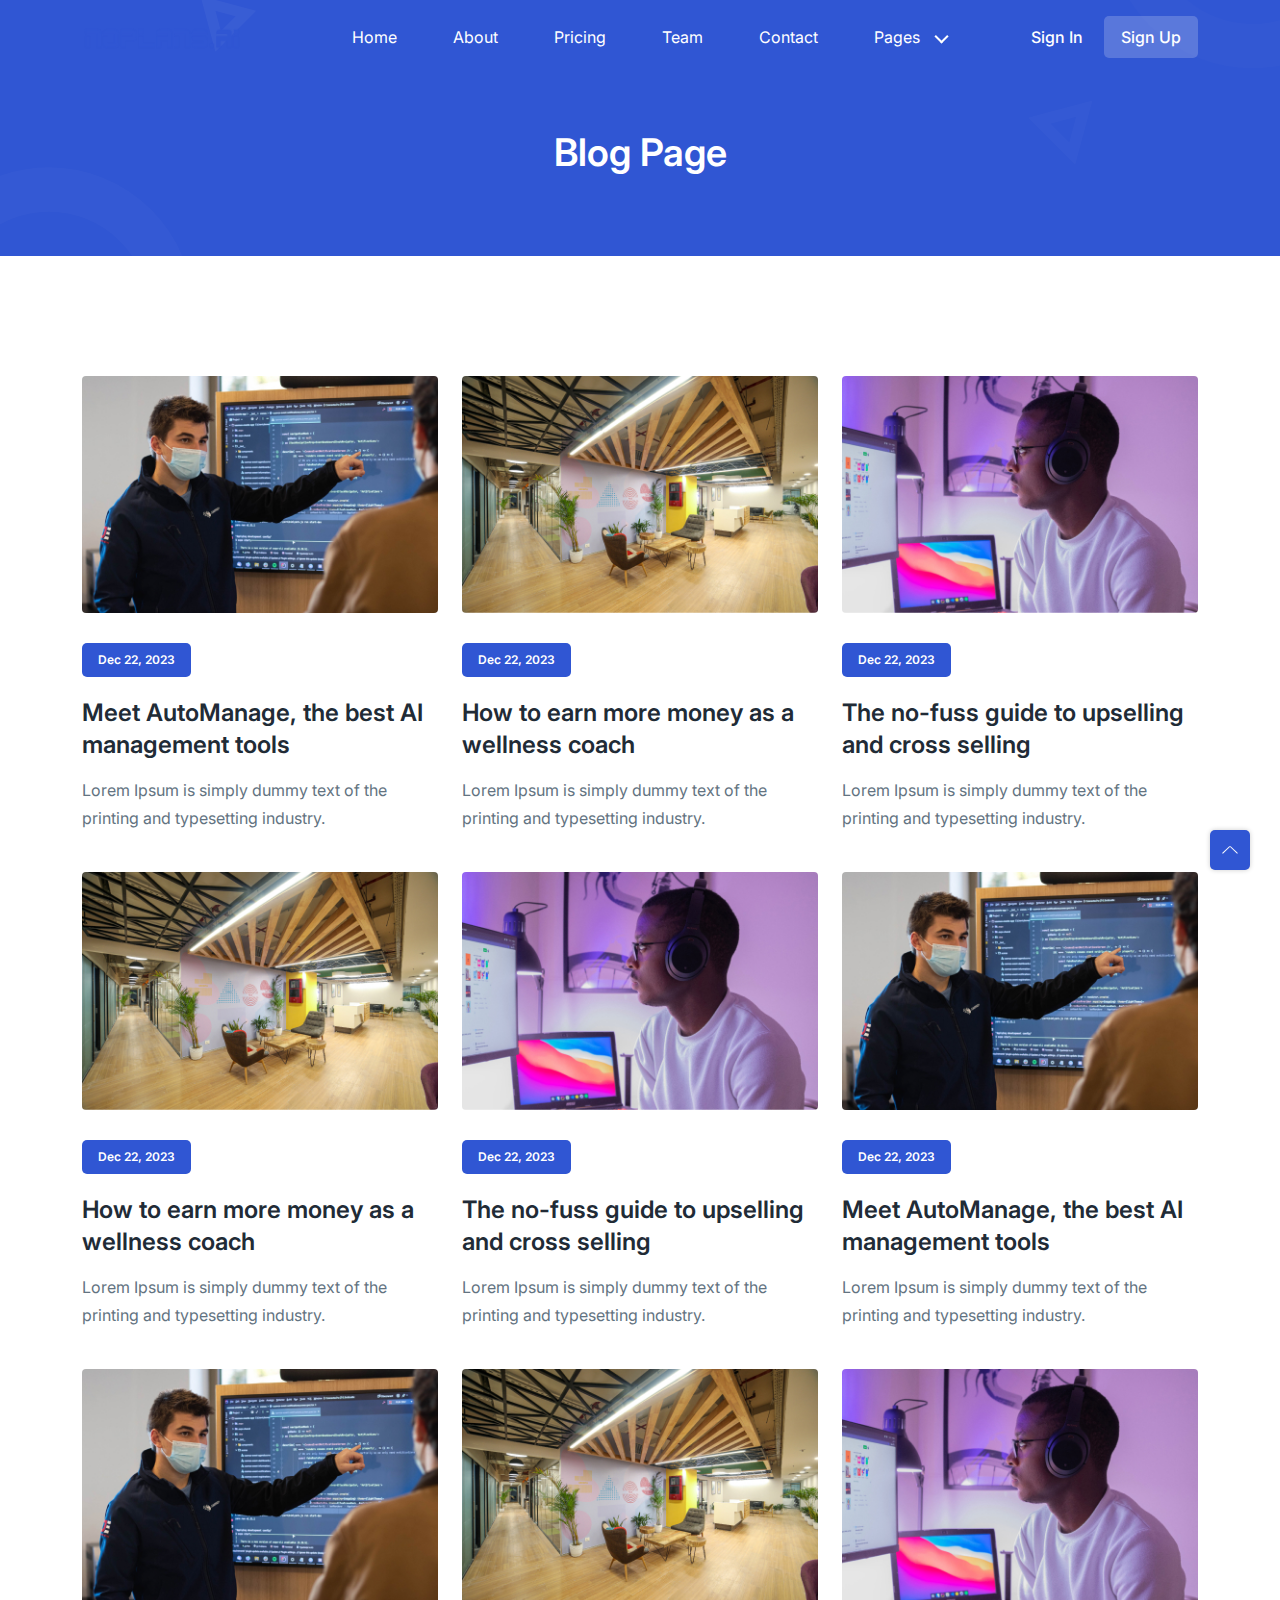
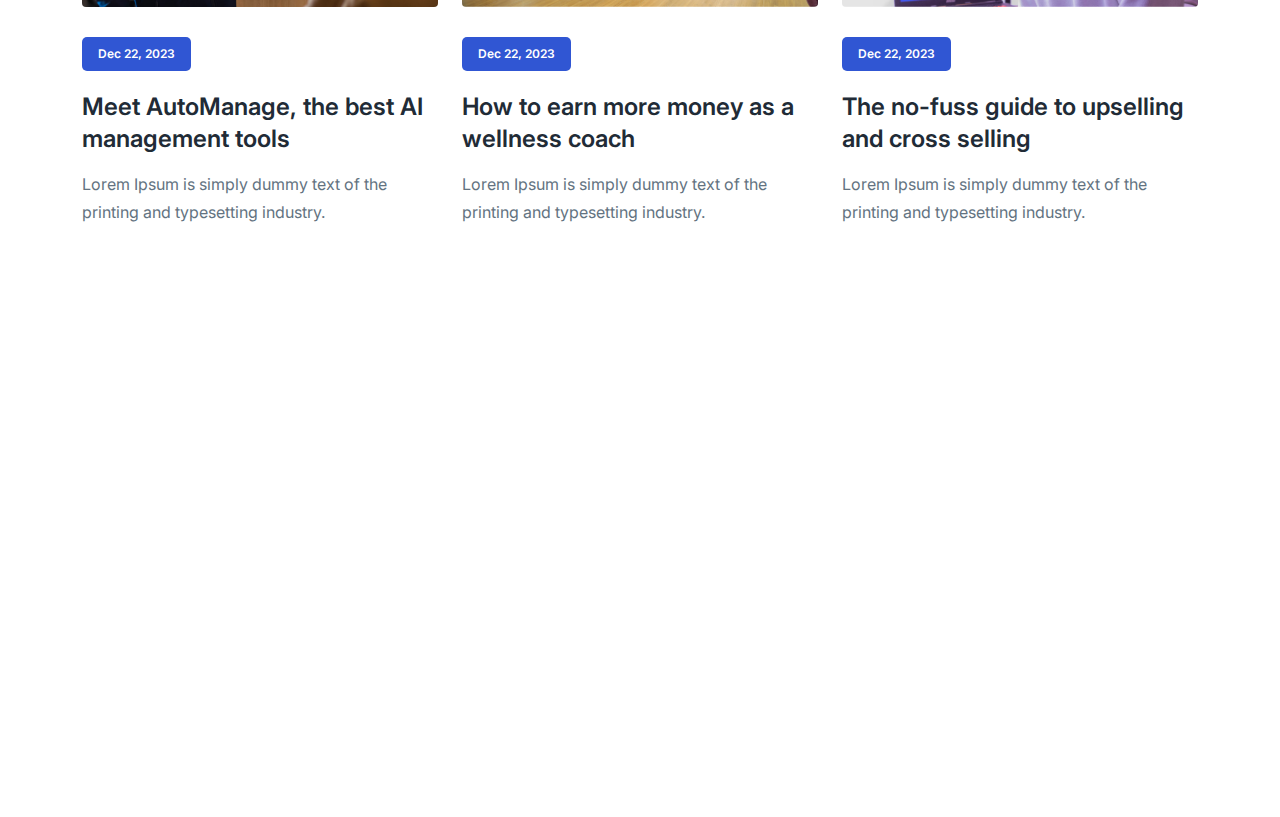
<file: blog.html>
<!-- =========

	Template Name: Play
	Author: UIdeck
	Author URI: https://uideck.com/
	Support: https://uideck.com/support/
	Version: 1.1

========== -->

<!DOCTYPE html>
<html lang="en">
  <head>
    <meta charset="UTF-8" />
    <meta http-equiv="X-UA-Compatible" content="IE=edge" />
    <meta name="viewport" content="width=device-width, initial-scale=1.0" />
    <title>Play | Open source Project by UIdeck</title>

    <!--====== Favicon Icon ======-->
    <link
      rel="shortcut icon"
      href="assets/images/favicon.svg"
      type="image/svg"
    />

    <!-- ===== All CSS files ===== -->
    <link rel="stylesheet" href="assets/css/bootstrap.min.css" />
    <link rel="stylesheet" href="assets/css/animate.css" />
    <link rel="stylesheet" href="assets/css/lineicons.css" />
    <link rel="stylesheet" href="assets/css/ud-styles.css" />
  </head>
  <body>
    <!-- ====== Header Start ====== -->
    <header class="ud-header">
      <div class="container">
        <div class="row">
          <div class="col-lg-12">
            <nav class="navbar navbar-expand-lg">
              <a class="navbar-brand" href="index.html">
                <img src="assets/images/logo/logo.png" alt="Logo" />
              </a>
              <button class="navbar-toggler">
                <span class="toggler-icon"> </span>
                <span class="toggler-icon"> </span>
                <span class="toggler-icon"> </span>
              </button>

              <div class="navbar-collapse">
                <ul id="nav" class="navbar-nav mx-auto">
                  <li class="nav-item">
                    <a class="ud-menu-scroll" href="#home">Home</a>
                  </li>

                  <li class="nav-item">
                    <a class="ud-menu-scroll" href="#about">About</a>
                  </li>
                  <li class="nav-item">
                    <a class="ud-menu-scroll" href="#pricing">Pricing</a>
                  </li>
                  <li class="nav-item">
                    <a class="ud-menu-scroll" href="#team">Team</a>
                  </li>
                  <li class="nav-item">
                    <a class="ud-menu-scroll" href="#contact">Contact</a>
                  </li>
                  <li class="nav-item nav-item-has-children">
                    <a href="javascript:void(0)"> Pages </a>
                    <ul class="ud-submenu">
                      <li class="ud-submenu-item">
                        <a href="about.html" class="ud-submenu-link">
                          About Page
                        </a>
                      </li>
                      <li class="ud-submenu-item">
                        <a href="pricing.html" class="ud-submenu-link">
                          Pricing Page
                        </a>
                      </li>
                      <li class="ud-submenu-item">
                        <a href="contact.html" class="ud-submenu-link">
                          Contact Page
                        </a>
                      </li>
                      <li class="ud-submenu-item">
                        <a href="blog.html" class="ud-submenu-link">
                          Blog Grid Page
                        </a>
                      </li>
                      <li class="ud-submenu-item">
                        <a href="blog-details.html" class="ud-submenu-link">
                          Blog Details Page
                        </a>
                      </li>
                      <li class="ud-submenu-item">
                        <a href="login.html" class="ud-submenu-link">
                          Sign In Page
                        </a>
                      </li>
                      <li class="ud-submenu-item">
                        <a href="404.html" class="ud-submenu-link">404 Page</a>
                      </li>
                    </ul>
                  </li>
                </ul>
              </div>

              <div class="navbar-btn d-none d-sm-inline-block">
                <a href="login.html" class="ud-main-btn ud-login-btn">
                  Sign In
                </a>
                <a class="ud-main-btn ud-white-btn" href="javascript:void(0)">
                  Sign Up
                </a>
              </div>
            </nav>
          </div>
        </div>
      </div>
    </header>
    <!-- ====== Header End ====== -->

    <!-- ====== Banner Start ====== -->
    <section class="ud-page-banner">
      <div class="container">
        <div class="row">
          <div class="col-lg-12">
            <div class="ud-banner-content">
              <h1>Blog Page</h1>
            </div>
          </div>
        </div>
      </div>
    </section>
    <!-- ====== Banner End ====== -->

    <!-- ====== Blog Start ====== -->
    <section class="ud-blog-grids">
      <div class="container">
        <div class="row">
          <div class="col-lg-4 col-md-6">
            <div class="ud-single-blog">
              <div class="ud-blog-image">
                <a href="blog-details.html">
                  <img src="assets/images/blog/blog-01.jpg" alt="blog" />
                </a>
              </div>
              <div class="ud-blog-content">
                <span class="ud-blog-date">Dec 22, 2023</span>
                <h3 class="ud-blog-title">
                  <a href="blog-details.html">
                    Meet AutoManage, the best AI management tools
                  </a>
                </h3>
                <p class="ud-blog-desc">
                  Lorem Ipsum is simply dummy text of the printing and
                  typesetting industry.
                </p>
              </div>
            </div>
          </div>
          <div class="col-lg-4 col-md-6">
            <div class="ud-single-blog">
              <div class="ud-blog-image">
                <a href="blog-details.html">
                  <img src="assets/images/blog/blog-02.jpg" alt="blog" />
                </a>
              </div>
              <div class="ud-blog-content">
                <span class="ud-blog-date">Dec 22, 2023</span>
                <h3 class="ud-blog-title">
                  <a href="blog-details.html">
                    How to earn more money as a wellness coach
                  </a>
                </h3>
                <p class="ud-blog-desc">
                  Lorem Ipsum is simply dummy text of the printing and
                  typesetting industry.
                </p>
              </div>
            </div>
          </div>
          <div class="col-lg-4 col-md-6">
            <div class="ud-single-blog">
              <div class="ud-blog-image">
                <a href="blog-details.html">
                  <img src="assets/images/blog/blog-03.jpg" alt="blog" />
                </a>
              </div>
              <div class="ud-blog-content">
                <span class="ud-blog-date">Dec 22, 2023</span>
                <h3 class="ud-blog-title">
                  <a href="blog-details.html">
                    The no-fuss guide to upselling and cross selling
                  </a>
                </h3>
                <p class="ud-blog-desc">
                  Lorem Ipsum is simply dummy text of the printing and
                  typesetting industry.
                </p>
              </div>
            </div>
          </div>
          <div class="col-lg-4 col-md-6">
            <div class="ud-single-blog">
              <div class="ud-blog-image">
                <a href="blog-details.html">
                  <img src="assets/images/blog/blog-02.jpg" alt="blog" />
                </a>
              </div>
              <div class="ud-blog-content">
                <span class="ud-blog-date">Dec 22, 2023</span>
                <h3 class="ud-blog-title">
                  <a href="blog-details.html">
                    How to earn more money as a wellness coach
                  </a>
                </h3>
                <p class="ud-blog-desc">
                  Lorem Ipsum is simply dummy text of the printing and
                  typesetting industry.
                </p>
              </div>
            </div>
          </div>
          <div class="col-lg-4 col-md-6">
            <div class="ud-single-blog">
              <div class="ud-blog-image">
                <a href="blog-details.html">
                  <img src="assets/images/blog/blog-03.jpg" alt="blog" />
                </a>
              </div>
              <div class="ud-blog-content">
                <span class="ud-blog-date">Dec 22, 2023</span>
                <h3 class="ud-blog-title">
                  <a href="blog-details.html">
                    The no-fuss guide to upselling and cross selling
                  </a>
                </h3>
                <p class="ud-blog-desc">
                  Lorem Ipsum is simply dummy text of the printing and
                  typesetting industry.
                </p>
              </div>
            </div>
          </div>
          <div class="col-lg-4 col-md-6">
            <div class="ud-single-blog">
              <div class="ud-blog-image">
                <a href="blog-details.html">
                  <img src="assets/images/blog/blog-01.jpg" alt="blog" />
                </a>
              </div>
              <div class="ud-blog-content">
                <span class="ud-blog-date">Dec 22, 2023</span>
                <h3 class="ud-blog-title">
                  <a href="blog-details.html">
                    Meet AutoManage, the best AI management tools
                  </a>
                </h3>
                <p class="ud-blog-desc">
                  Lorem Ipsum is simply dummy text of the printing and
                  typesetting industry.
                </p>
              </div>
            </div>
          </div>
          <div class="col-lg-4 col-md-6">
            <div class="ud-single-blog">
              <div class="ud-blog-image">
                <a href="blog-details.html">
                  <img src="assets/images/blog/blog-01.jpg" alt="blog" />
                </a>
              </div>
              <div class="ud-blog-content">
                <span class="ud-blog-date">Dec 22, 2023</span>
                <h3 class="ud-blog-title">
                  <a href="blog-details.html">
                    Meet AutoManage, the best AI management tools
                  </a>
                </h3>
                <p class="ud-blog-desc">
                  Lorem Ipsum is simply dummy text of the printing and
                  typesetting industry.
                </p>
              </div>
            </div>
          </div>
          <div class="col-lg-4 col-md-6">
            <div class="ud-single-blog">
              <div class="ud-blog-image">
                <a href="blog-details.html">
                  <img src="assets/images/blog/blog-02.jpg" alt="blog" />
                </a>
              </div>
              <div class="ud-blog-content">
                <span class="ud-blog-date">Dec 22, 2023</span>
                <h3 class="ud-blog-title">
                  <a href="blog-details.html">
                    How to earn more money as a wellness coach
                  </a>
                </h3>
                <p class="ud-blog-desc">
                  Lorem Ipsum is simply dummy text of the printing and
                  typesetting industry.
                </p>
              </div>
            </div>
          </div>
          <div class="col-lg-4 col-md-6">
            <div class="ud-single-blog">
              <div class="ud-blog-image">
                <a href="blog-details.html">
                  <img src="assets/images/blog/blog-03.jpg" alt="blog" />
                </a>
              </div>
              <div class="ud-blog-content">
                <span class="ud-blog-date">Dec 22, 2023</span>
                <h3 class="ud-blog-title">
                  <a href="blog-details.html">
                    The no-fuss guide to upselling and cross selling
                  </a>
                </h3>
                <p class="ud-blog-desc">
                  Lorem Ipsum is simply dummy text of the printing and
                  typesetting industry.
                </p>
              </div>
            </div>
          </div>
        </div>
      </div>
    </section>
    <!-- ====== Blog End ====== -->

    <!-- ====== Footer Start ====== -->
    <footer class="ud-footer wow fadeInUp" data-wow-delay=".15s">
      <div class="shape shape-1">
        <img src="assets/images/footer/shape-1.svg" alt="shape" />
      </div>
      <div class="shape shape-2">
        <img src="assets/images/footer/shape-2.svg" alt="shape" />
      </div>
      <div class="shape shape-3">
        <img src="assets/images/footer/shape-3.svg" alt="shape" />
      </div>
      <div class="ud-footer-widgets">
        <div class="container">
          <div class="row">
            <div class="col-xl-3 col-lg-4 col-md-6">
              <div class="ud-widget">
                <a href="index.html" class="ud-footer-logo">
                  <img src="assets/images/logo/logo.png" alt="logo" />
                </a>
                <p class="ud-widget-desc">
                  We create digital experiences for brands and companies by
                  using technology.
                </p>
                <ul class="ud-widget-socials">
                  <li>
                    <a href="https://twitter.com/MusharofChy">
                      <i class="lni lni-facebook-filled"></i>
                    </a>
                  </li>
                  <li>
                    <a href="https://twitter.com/MusharofChy">
                      <i class="lni lni-twitter-filled"></i>
                    </a>
                  </li>
                  <li>
                    <a href="https://twitter.com/MusharofChy">
                      <i class="lni lni-instagram-filled"></i>
                    </a>
                  </li>
                  <li>
                    <a href="https://twitter.com/MusharofChy">
                      <i class="lni lni-linkedin-original"></i>
                    </a>
                  </li>
                </ul>
              </div>
            </div>

            <div class="col-xl-2 col-lg-2 col-md-6 col-sm-6">
              <div class="ud-widget">
                <h5 class="ud-widget-title">About Us</h5>
                <ul class="ud-widget-links">
                  <li>
                    <a href="javascript:void(0)">Home</a>
                  </li>
                  <li>
                    <a href="javascript:void(0)">Features</a>
                  </li>
                  <li>
                    <a href="javascript:void(0)">About</a>
                  </li>
                  <li>
                    <a href="javascript:void(0)">Testimonial</a>
                  </li>
                </ul>
              </div>
            </div>
            <div class="col-xl-2 col-lg-3 col-md-6 col-sm-6">
              <div class="ud-widget">
                <h5 class="ud-widget-title">Features</h5>
                <ul class="ud-widget-links">
                  <li>
                    <a href="javascript:void(0)">How it works</a>
                  </li>
                  <li>
                    <a href="javascript:void(0)">Privacy policy</a>
                  </li>
                  <li>
                    <a href="javascript:void(0)">Terms of service</a>
                  </li>
                  <li>
                    <a href="javascript:void(0)">Refund policy</a>
                  </li>
                </ul>
              </div>
            </div>
            <div class="col-xl-2 col-lg-3 col-md-6 col-sm-6">
              <div class="ud-widget">
                <h5 class="ud-widget-title">Our Products</h5>
                <ul class="ud-widget-links">
                  <li>
                    <a
                      href="https://lineicons.com/"
                      rel="nofollow noopner"
                      target="_blank"
                      >Lineicons
                    </a>
                  </li>
                  <li>
                    <a
                      href="https://ecommercehtml.com/"
                      rel="nofollow noopner"
                      target="_blank"
                      >Ecommerce HTML</a
                    >
                  </li>
                  <li>
                    <a
                      href="https://ayroui.com/"
                      rel="nofollow noopner"
                      target="_blank"
                      >Ayro UI</a
                    >
                  </li>
                  <li>
                    <a
                      href="https://graygrids.com/"
                      rel="nofollow noopner"
                      target="_blank"
                      >Plain Admin</a
                    >
                  </li>
                </ul>
              </div>
            </div>
            <div class="col-xl-3 col-lg-6 col-md-8 col-sm-10">
              <div class="ud-widget">
                <h5 class="ud-widget-title">Partners</h5>
                <ul class="ud-widget-brands">
                  <li>
                    <a
                      href="https://ayroui.com/"
                      rel="nofollow noopner"
                      target="_blank"
                    >
                      <img
                        src="assets/images/footer/brands/ayroui.svg"
                        alt="ayroui"
                      />
                    </a>
                  </li>
                  <li>
                    <a
                      href="https://ecommercehtml.com/"
                      rel="nofollow noopner"
                      target="_blank"
                    >
                      <img
                        src="assets/images/footer/brands/ecommerce-html.svg"
                        alt="ecommerce-html"
                      />
                    </a>
                  </li>
                  <li>
                    <a
                      href="https://graygrids.com/"
                      rel="nofollow noopner"
                      target="_blank"
                    >
                      <img
                        src="assets/images/footer/brands/graygrids.svg"
                        alt="graygrids"
                      />
                    </a>
                  </li>
                  <li>
                    <a
                      href="https://lineicons.com/"
                      rel="nofollow noopner"
                      target="_blank"
                    >
                      <img
                        src="assets/images/footer/brands/lineicons.svg"
                        alt="lineicons"
                      />
                    </a>
                  </li>
                  <li>
                    <a
                      href="https://uideck.com/"
                      rel="nofollow noopner"
                      target="_blank"
                    >
                      <img
                        src="assets/images/footer/brands/uideck.svg"
                        alt="uideck"
                      />
                    </a>
                  </li>
                  <li>
                    <a
                      href="https://tailwindtemplates.co/"
                      rel="nofollow noopner"
                      target="_blank"
                    >
                      <img
                        src="assets/images/footer/brands/tailwindtemplates.svg"
                        alt="tailwindtemplates"
                      />
                    </a>
                  </li>
                </ul>
              </div>
            </div>
          </div>
        </div>
      </div>
      <div class="ud-footer-bottom">
        <div class="container">
          <div class="row">
            <div class="col-md-8">
              <ul class="ud-footer-bottom-left">
                <li>
                  <a href="javascript:void(0)">Privacy policy</a>
                </li>
                <li>
                  <a href="javascript:void(0)">Support policy</a>
                </li>
                <li>
                  <a href="javascript:void(0)">Terms of service</a>
                </li>
              </ul>
            </div>
            <div class="col-md-4">
              <p class="ud-footer-bottom-right">
                Designed and Developed by
                <a href="https://uideck.com" rel="nofollow">UIdeck</a>
              </p>
            </div>
          </div>
        </div>
      </div>
    </footer>
    <!-- ====== Footer End ====== -->

    <!-- ====== Back To Top Start ====== -->
    <a href="javascript:void(0)" class="back-to-top">
      <i class="lni lni-chevron-up"> </i>
    </a>
    <!-- ====== Back To Top End ====== -->

    <!-- ====== All Javascript Files ====== -->
    <script src="assets/js/bootstrap.bundle.min.js"></script>
    <script src="assets/js/wow.min.js"></script>
    <script src="assets/js/main.js"></script>
  </body>
</html>
</file>
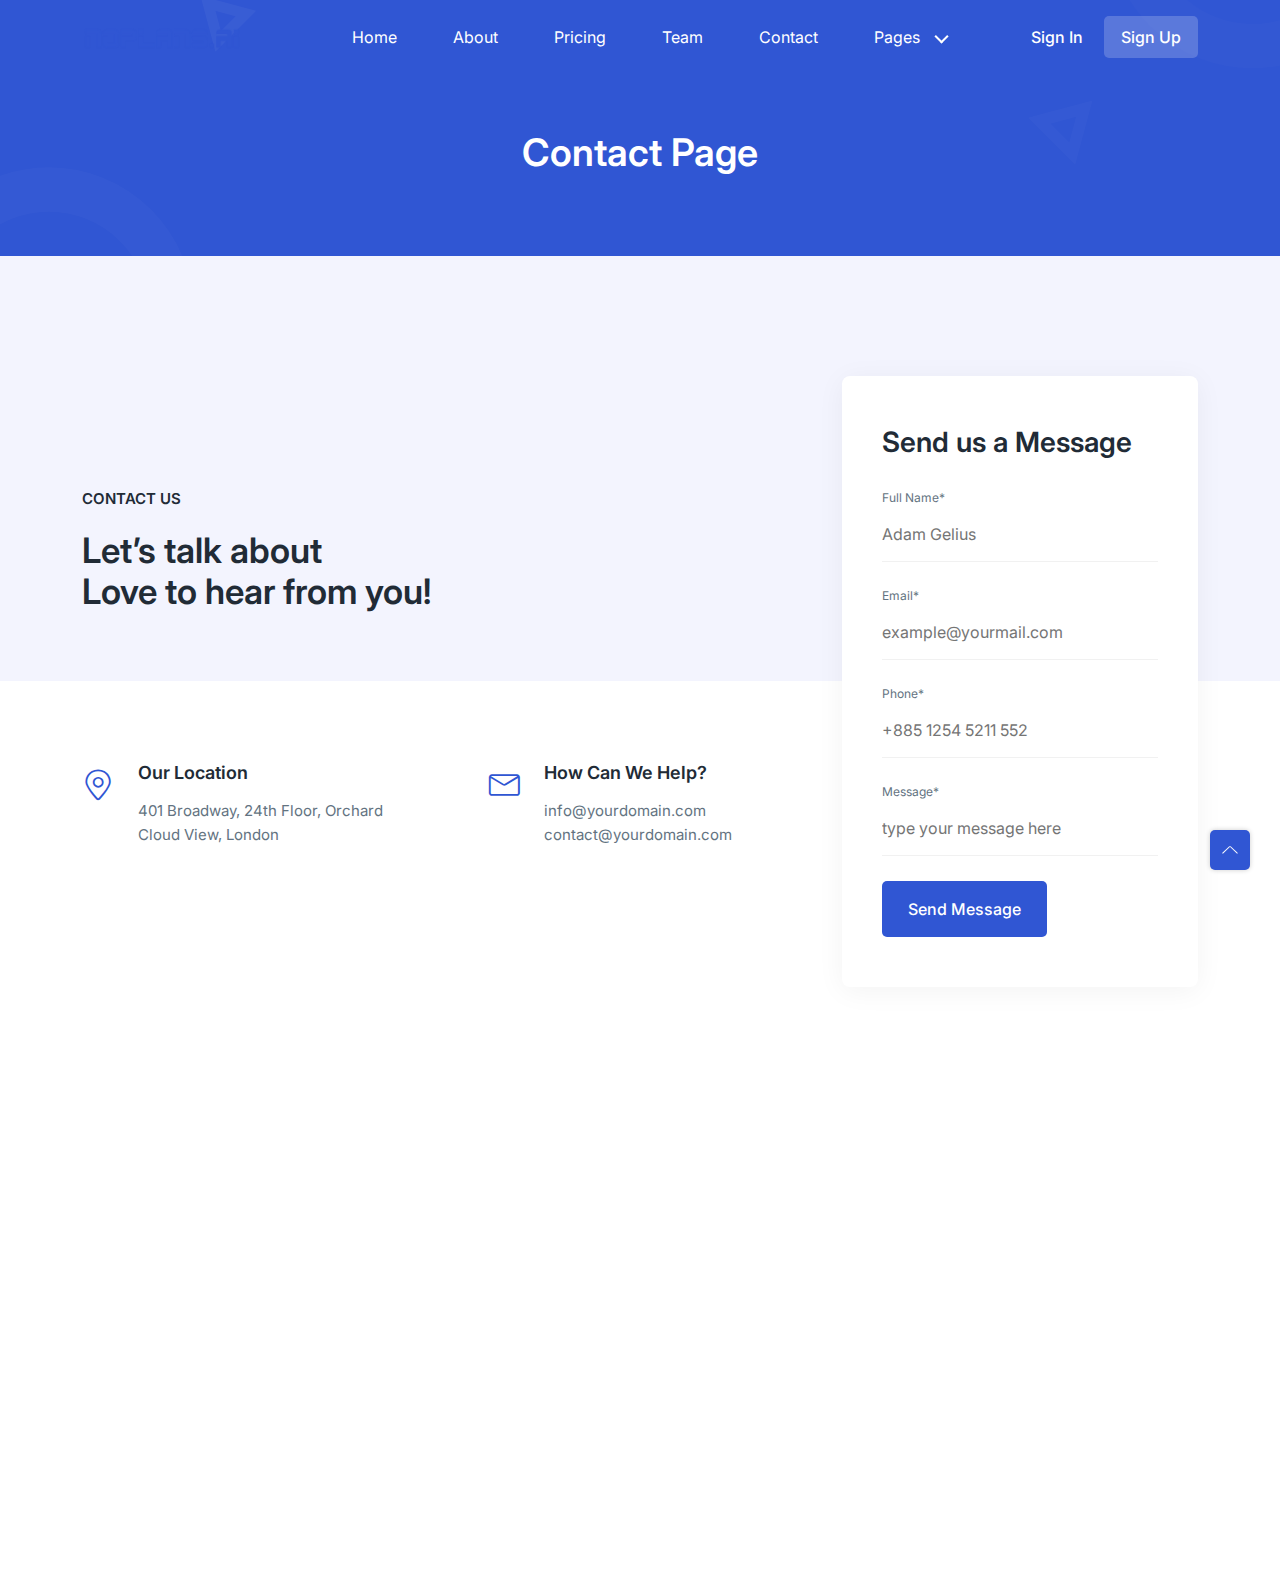
<file: contact.html>
<!-- =========

	Template Name: Play
	Author: UIdeck
	Author URI: https://uideck.com/
	Support: https://uideck.com/support/
	Version: 1.1

========== -->

<!DOCTYPE html>
<html lang="en">
  <head>
    <meta charset="UTF-8" />
    <meta http-equiv="X-UA-Compatible" content="IE=edge" />
    <meta name="viewport" content="width=device-width, initial-scale=1.0" />
    <title>Play | Open source Project by UIdeck</title>

    <!--====== Favicon Icon ======-->
    <link
      rel="shortcut icon"
      href="assets/images/favicon.svg"
      type="image/svg"
    />

    <!-- ===== All CSS files ===== -->
    <link rel="stylesheet" href="assets/css/bootstrap.min.css" />
    <link rel="stylesheet" href="assets/css/animate.css" />
    <link rel="stylesheet" href="assets/css/lineicons.css" />
    <link rel="stylesheet" href="assets/css/ud-styles.css" />
  </head>
  <body>
    <!-- ====== Header Start ====== -->
    <header class="ud-header">
      <div class="container">
        <div class="row">
          <div class="col-lg-12">
            <nav class="navbar navbar-expand-lg">
              <a class="navbar-brand" href="index.html">
                <img src="assets/images/logo/logo.png" alt="Logo" />
              </a>
              <button class="navbar-toggler">
                <span class="toggler-icon"> </span>
                <span class="toggler-icon"> </span>
                <span class="toggler-icon"> </span>
              </button>

              <div class="navbar-collapse">
                <ul id="nav" class="navbar-nav mx-auto">
                  <li class="nav-item">
                    <a class="ud-menu-scroll" href="#home">Home</a>
                  </li>

                  <li class="nav-item">
                    <a class="ud-menu-scroll" href="#about">About</a>
                  </li>
                  <li class="nav-item">
                    <a class="ud-menu-scroll" href="#pricing">Pricing</a>
                  </li>
                  <li class="nav-item">
                    <a class="ud-menu-scroll" href="#team">Team</a>
                  </li>
                  <li class="nav-item">
                    <a class="ud-menu-scroll" href="#contact">Contact</a>
                  </li>
                  <li class="nav-item nav-item-has-children">
                    <a href="javascript:void(0)"> Pages </a>
                    <ul class="ud-submenu">
                      <li class="ud-submenu-item">
                        <a href="about.html" class="ud-submenu-link">
                          About Page
                        </a>
                      </li>
                      <li class="ud-submenu-item">
                        <a href="pricing.html" class="ud-submenu-link">
                          Pricing Page
                        </a>
                      </li>
                      <li class="ud-submenu-item">
                        <a href="contact.html" class="ud-submenu-link">
                          Contact Page
                        </a>
                      </li>
                      <li class="ud-submenu-item">
                        <a href="blog.html" class="ud-submenu-link">
                          Blog Grid Page
                        </a>
                      </li>
                      <li class="ud-submenu-item">
                        <a href="blog-details.html" class="ud-submenu-link">
                          Blog Details Page
                        </a>
                      </li>
                      <li class="ud-submenu-item">
                        <a href="login.html" class="ud-submenu-link">
                          Sign In Page
                        </a>
                      </li>
                      <li class="ud-submenu-item">
                        <a href="404.html" class="ud-submenu-link">404 Page</a>
                      </li>
                    </ul>
                  </li>
                </ul>
              </div>

              <div class="navbar-btn d-none d-sm-inline-block">
                <a href="login.html" class="ud-main-btn ud-login-btn">
                  Sign In
                </a>
                <a class="ud-main-btn ud-white-btn" href="javascript:void(0)">
                  Sign Up
                </a>
              </div>
            </nav>
          </div>
        </div>
      </div>
    </header>
    <!-- ====== Header End ====== -->

    <!-- ====== Banner Start ====== -->
    <section class="ud-page-banner">
      <div class="container">
        <div class="row">
          <div class="col-lg-12">
            <div class="ud-banner-content">
              <h1>Contact Page</h1>
            </div>
          </div>
        </div>
      </div>
    </section>
    <!-- ====== Banner End ====== -->

    <!-- ====== Contact Start ====== -->
    <section id="contact" class="ud-contact">
      <div class="container">
        <div class="row align-items-center">
          <div class="col-xl-8 col-lg-7">
            <div class="ud-contact-content-wrapper">
              <div class="ud-contact-title">
                <span>CONTACT US</span>
                <h2>
                  Let’s talk about <br />
                  Love to hear from you!
                </h2>
              </div>
              <div class="ud-contact-info-wrapper">
                <div class="ud-single-info">
                  <div class="ud-info-icon">
                    <i class="lni lni-map-marker"></i>
                  </div>
                  <div class="ud-info-meta">
                    <h5>Our Location</h5>
                    <p>401 Broadway, 24th Floor, Orchard Cloud View, London</p>
                  </div>
                </div>
                <div class="ud-single-info">
                  <div class="ud-info-icon">
                    <i class="lni lni-envelope"></i>
                  </div>
                  <div class="ud-info-meta">
                    <h5>How Can We Help?</h5>
                    <p>info@yourdomain.com</p>
                    <p>contact@yourdomain.com</p>
                  </div>
                </div>
              </div>
            </div>
          </div>
          <div class="col-xl-4 col-lg-5">
            <div
              class="ud-contact-form-wrapper wow fadeInUp"
              data-wow-delay=".2s"
            >
              <h3 class="ud-contact-form-title">Send us a Message</h3>
              <form class="ud-contact-form">
                <div class="ud-form-group">
                  <label for="fullName">Full Name*</label>
                  <input
                    type="text"
                    name="fullName"
                    placeholder="Adam Gelius"
                  />
                </div>
                <div class="ud-form-group">
                  <label for="email">Email*</label>
                  <input
                    type="email"
                    name="email"
                    placeholder="example@yourmail.com"
                  />
                </div>
                <div class="ud-form-group">
                  <label for="phone">Phone*</label>
                  <input
                    type="text"
                    name="phone"
                    placeholder="+885 1254 5211 552"
                  />
                </div>
                <div class="ud-form-group">
                  <label for="message">Message*</label>
                  <textarea
                    name="message"
                    rows="1"
                    placeholder="type your message here"
                  ></textarea>
                </div>
                <div class="ud-form-group mb-0">
                  <button type="submit" class="ud-main-btn">
                    Send Message
                  </button>
                </div>
              </form>
            </div>
          </div>
        </div>
      </div>
    </section>
    <!-- ====== Contact End ====== -->

    <!-- ====== Footer Start ====== -->
    <footer class="ud-footer wow fadeInUp" data-wow-delay=".15s">
      <div class="shape shape-1">
        <img src="assets/images/footer/shape-1.svg" alt="shape" />
      </div>
      <div class="shape shape-2">
        <img src="assets/images/footer/shape-2.svg" alt="shape" />
      </div>
      <div class="shape shape-3">
        <img src="assets/images/footer/shape-3.svg" alt="shape" />
      </div>
      <div class="ud-footer-widgets">
        <div class="container">
          <div class="row">
            <div class="col-xl-3 col-lg-4 col-md-6">
              <div class="ud-widget">
                <a href="index.html" class="ud-footer-logo">
                  <img src="assets/images/logo/logo.png" alt="logo" />
                </a>
                <p class="ud-widget-desc">
                  We create digital experiences for brands and companies by
                  using technology.
                </p>
                <ul class="ud-widget-socials">
                  <li>
                    <a href="https://twitter.com/MusharofChy">
                      <i class="lni lni-facebook-filled"></i>
                    </a>
                  </li>
                  <li>
                    <a href="https://twitter.com/MusharofChy">
                      <i class="lni lni-twitter-filled"></i>
                    </a>
                  </li>
                  <li>
                    <a href="https://twitter.com/MusharofChy">
                      <i class="lni lni-instagram-filled"></i>
                    </a>
                  </li>
                  <li>
                    <a href="https://twitter.com/MusharofChy">
                      <i class="lni lni-linkedin-original"></i>
                    </a>
                  </li>
                </ul>
              </div>
            </div>

            <div class="col-xl-2 col-lg-2 col-md-6 col-sm-6">
              <div class="ud-widget">
                <h5 class="ud-widget-title">About Us</h5>
                <ul class="ud-widget-links">
                  <li>
                    <a href="javascript:void(0)">Home</a>
                  </li>
                  <li>
                    <a href="javascript:void(0)">Features</a>
                  </li>
                  <li>
                    <a href="javascript:void(0)">About</a>
                  </li>
                  <li>
                    <a href="javascript:void(0)">Testimonial</a>
                  </li>
                </ul>
              </div>
            </div>
            <div class="col-xl-2 col-lg-3 col-md-6 col-sm-6">
              <div class="ud-widget">
                <h5 class="ud-widget-title">Features</h5>
                <ul class="ud-widget-links">
                  <li>
                    <a href="javascript:void(0)">How it works</a>
                  </li>
                  <li>
                    <a href="javascript:void(0)">Privacy policy</a>
                  </li>
                  <li>
                    <a href="javascript:void(0)">Terms of service</a>
                  </li>
                  <li>
                    <a href="javascript:void(0)">Refund policy</a>
                  </li>
                </ul>
              </div>
            </div>
            <div class="col-xl-2 col-lg-3 col-md-6 col-sm-6">
              <div class="ud-widget">
                <h5 class="ud-widget-title">Our Products</h5>
                <ul class="ud-widget-links">
                  <li>
                    <a
                      href="https://lineicons.com/"
                      rel="nofollow noopner"
                      target="_blank"
                      >Lineicons
                    </a>
                  </li>
                  <li>
                    <a
                      href="https://ecommercehtml.com/"
                      rel="nofollow noopner"
                      target="_blank"
                      >Ecommerce HTML</a
                    >
                  </li>
                  <li>
                    <a
                      href="https://ayroui.com/"
                      rel="nofollow noopner"
                      target="_blank"
                      >Ayro UI</a
                    >
                  </li>
                  <li>
                    <a
                      href="https://graygrids.com/"
                      rel="nofollow noopner"
                      target="_blank"
                      >Plain Admin</a
                    >
                  </li>
                </ul>
              </div>
            </div>
            <div class="col-xl-3 col-lg-6 col-md-8 col-sm-10">
              <div class="ud-widget">
                <h5 class="ud-widget-title">Partners</h5>
                <ul class="ud-widget-brands">
                  <li>
                    <a
                      href="https://ayroui.com/"
                      rel="nofollow noopner"
                      target="_blank"
                    >
                      <img
                        src="assets/images/footer/brands/ayroui.svg"
                        alt="ayroui"
                      />
                    </a>
                  </li>
                  <li>
                    <a
                      href="https://ecommercehtml.com/"
                      rel="nofollow noopner"
                      target="_blank"
                    >
                      <img
                        src="assets/images/footer/brands/ecommerce-html.svg"
                        alt="ecommerce-html"
                      />
                    </a>
                  </li>
                  <li>
                    <a
                      href="https://graygrids.com/"
                      rel="nofollow noopner"
                      target="_blank"
                    >
                      <img
                        src="assets/images/footer/brands/graygrids.svg"
                        alt="graygrids"
                      />
                    </a>
                  </li>
                  <li>
                    <a
                      href="https://lineicons.com/"
                      rel="nofollow noopner"
                      target="_blank"
                    >
                      <img
                        src="assets/images/footer/brands/lineicons.svg"
                        alt="lineicons"
                      />
                    </a>
                  </li>
                  <li>
                    <a
                      href="https://uideck.com/"
                      rel="nofollow noopner"
                      target="_blank"
                    >
                      <img
                        src="assets/images/footer/brands/uideck.svg"
                        alt="uideck"
                      />
                    </a>
                  </li>
                  <li>
                    <a
                      href="https://tailwindtemplates.co/"
                      rel="nofollow noopner"
                      target="_blank"
                    >
                      <img
                        src="assets/images/footer/brands/tailwindtemplates.svg"
                        alt="tailwindtemplates"
                      />
                    </a>
                  </li>
                </ul>
              </div>
            </div>
          </div>
        </div>
      </div>
      <div class="ud-footer-bottom">
        <div class="container">
          <div class="row">
            <div class="col-md-8">
              <ul class="ud-footer-bottom-left">
                <li>
                  <a href="javascript:void(0)">Privacy policy</a>
                </li>
                <li>
                  <a href="javascript:void(0)">Support policy</a>
                </li>
                <li>
                  <a href="javascript:void(0)">Terms of service</a>
                </li>
              </ul>
            </div>
            <div class="col-md-4">
              <p class="ud-footer-bottom-right">
                Designed and Developed by
                <a href="https://uideck.com" rel="nofollow">UIdeck</a>
              </p>
            </div>
          </div>
        </div>
      </div>
    </footer>
    <!-- ====== Footer End ====== -->

    <!-- ====== Back To Top Start ====== -->
    <a href="javascript:void(0)" class="back-to-top">
      <i class="lni lni-chevron-up"> </i>
    </a>
    <!-- ====== Back To Top End ====== -->

    <!-- ====== All Javascript Files ====== -->
    <script src="assets/js/bootstrap.bundle.min.js"></script>
    <script src="assets/js/wow.min.js"></script>
    <script src="assets/js/main.js"></script>
  </body>
</html>
</file>
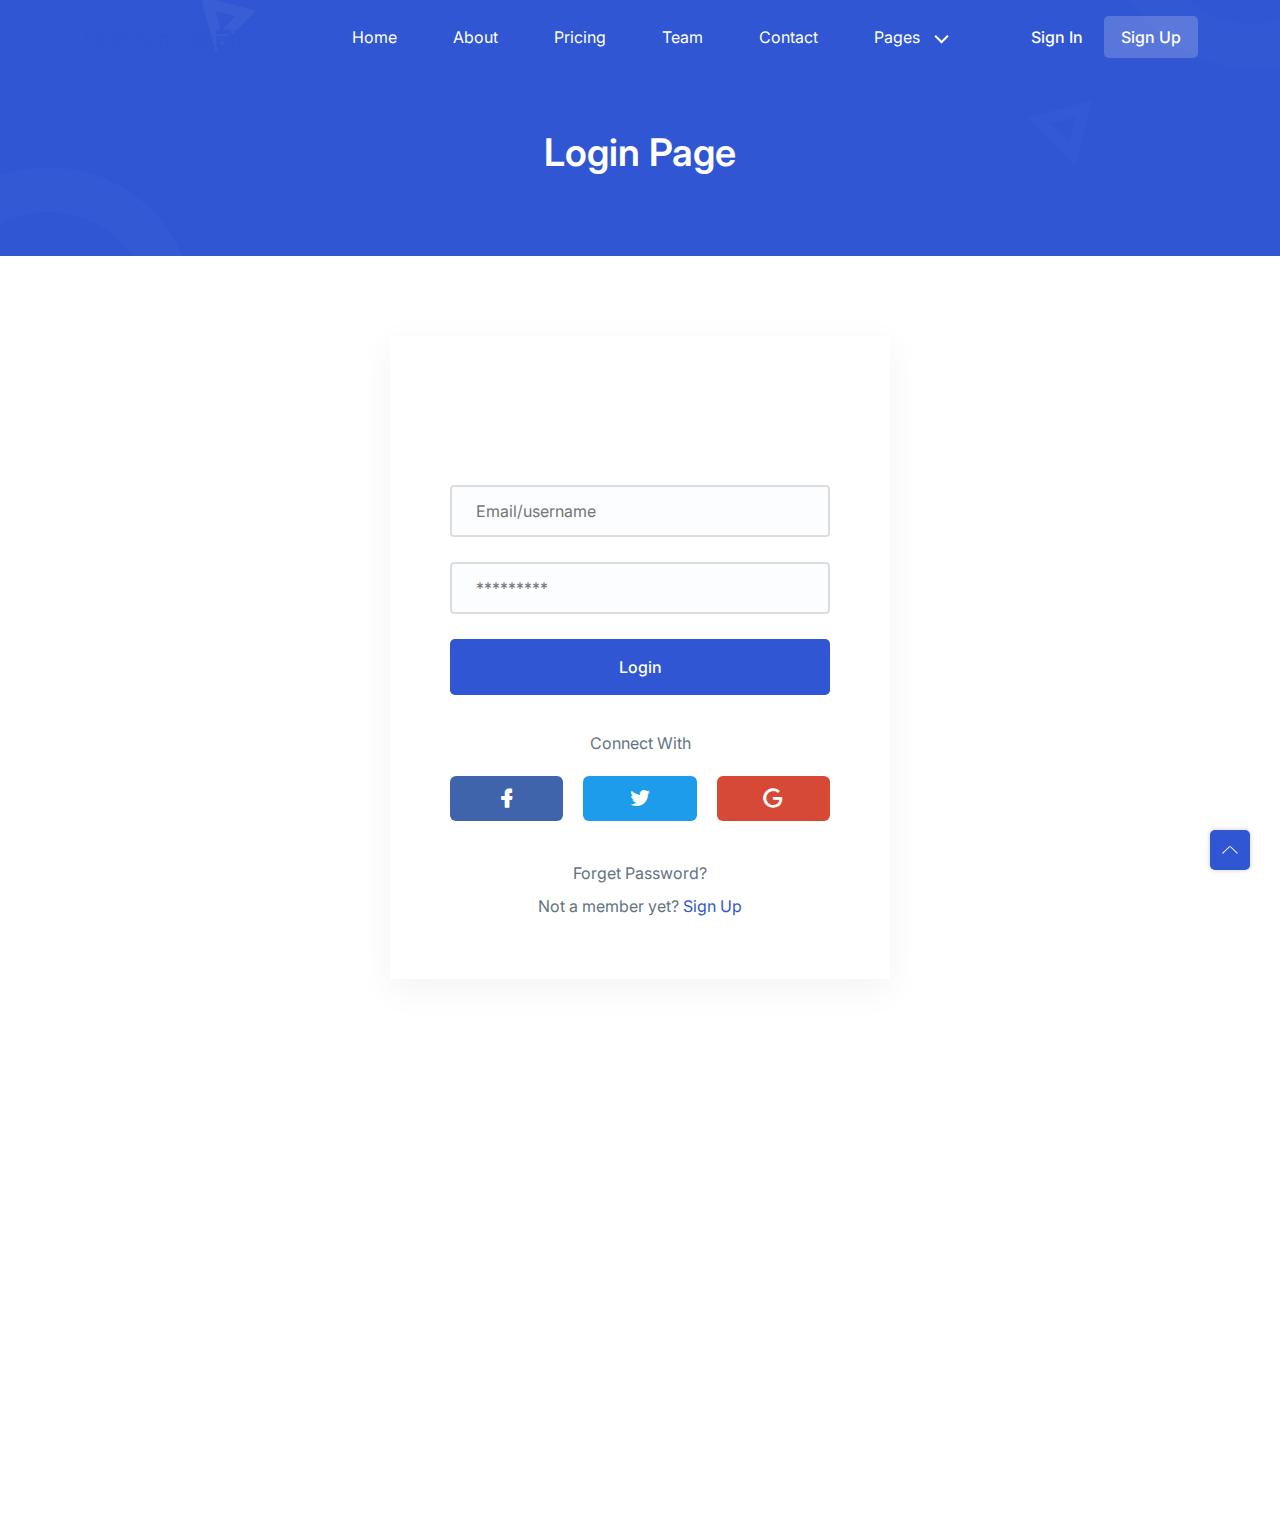
<file: login.html>
<!-- =========

	Template Name: Play
	Author: UIdeck
	Author URI: https://uideck.com/
	Support: https://uideck.com/support/
	Version: 1.1

========== -->

<!DOCTYPE html>
<html lang="en">
  <head>
    <meta charset="UTF-8" />
    <meta http-equiv="X-UA-Compatible" content="IE=edge" />
    <meta name="viewport" content="width=device-width, initial-scale=1.0" />
    <title>Play | Open source Project by UIdeck</title>

    <!--====== Favicon Icon ======-->
    <link
      rel="shortcut icon"
      href="assets/images/favicon.svg"
      type="image/svg"
    />

    <!-- ===== All CSS files ===== -->
    <link rel="stylesheet" href="assets/css/bootstrap.min.css" />
    <link rel="stylesheet" href="assets/css/animate.css" />
    <link rel="stylesheet" href="assets/css/lineicons.css" />
    <link rel="stylesheet" href="assets/css/ud-styles.css" />
  </head>
  <body>
    <!-- ====== Header Start ====== -->
    <header class="ud-header">
      <div class="container">
        <div class="row">
          <div class="col-lg-12">
            <nav class="navbar navbar-expand-lg">
              <a class="navbar-brand" href="index.html">
                <img src="assets/images/logo/logo.png" alt="Logo" />
              </a>
              <button class="navbar-toggler">
                <span class="toggler-icon"> </span>
                <span class="toggler-icon"> </span>
                <span class="toggler-icon"> </span>
              </button>

              <div class="navbar-collapse">
                <ul id="nav" class="navbar-nav mx-auto">
                  <li class="nav-item">
                    <a class="ud-menu-scroll" href="#home">Home</a>
                  </li>

                  <li class="nav-item">
                    <a class="ud-menu-scroll" href="#about">About</a>
                  </li>
                  <li class="nav-item">
                    <a class="ud-menu-scroll" href="#pricing">Pricing</a>
                  </li>
                  <li class="nav-item">
                    <a class="ud-menu-scroll" href="#team">Team</a>
                  </li>
                  <li class="nav-item">
                    <a class="ud-menu-scroll" href="#contact">Contact</a>
                  </li>
                  <li class="nav-item nav-item-has-children">
                    <a href="javascript:void(0)"> Pages </a>
                    <ul class="ud-submenu">
                      <li class="ud-submenu-item">
                        <a href="about.html" class="ud-submenu-link">
                          About Page
                        </a>
                      </li>
                      <li class="ud-submenu-item">
                        <a href="pricing.html" class="ud-submenu-link">
                          Pricing Page
                        </a>
                      </li>
                      <li class="ud-submenu-item">
                        <a href="contact.html" class="ud-submenu-link">
                          Contact Page
                        </a>
                      </li>
                      <li class="ud-submenu-item">
                        <a href="blog.html" class="ud-submenu-link">
                          Blog Grid Page
                        </a>
                      </li>
                      <li class="ud-submenu-item">
                        <a href="blog-details.html" class="ud-submenu-link">
                          Blog Details Page
                        </a>
                      </li>
                      <li class="ud-submenu-item">
                        <a href="login.html" class="ud-submenu-link">
                          Sign In Page
                        </a>
                      </li>
                      <li class="ud-submenu-item">
                        <a href="404.html" class="ud-submenu-link">404 Page</a>
                      </li>
                    </ul>
                  </li>
                </ul>
              </div>

              <div class="navbar-btn d-none d-sm-inline-block">
                <a href="login.html" class="ud-main-btn ud-login-btn">
                  Sign In
                </a>
                <a class="ud-main-btn ud-white-btn" href="javascript:void(0)">
                  Sign Up
                </a>
              </div>
            </nav>
          </div>
        </div>
      </div>
    </header>
    <!-- ====== Header End ====== -->

    <!-- ====== Banner Start ====== -->
    <section class="ud-page-banner">
      <div class="container">
        <div class="row">
          <div class="col-lg-12">
            <div class="ud-banner-content">
              <h1>Login Page</h1>
            </div>
          </div>
        </div>
      </div>
    </section>
    <!-- ====== Banner End ====== -->

    <!-- ====== Login Start ====== -->
    <section class="ud-login">
      <div class="container">
        <div class="row">
          <div class="col-lg-12">
            <div class="ud-login-wrapper">
              <div class="ud-login-logo">
                <img src="assets/images/logo/logo-2.png" alt="logo" />
              </div>
              <form class="ud-login-form">
                <div class="ud-form-group">
                  <input
                    type="email"
                    name="email"
                    placeholder="Email/username"
                  />
                </div>
                <div class="ud-form-group">
                  <input
                    type="password"
                    name="password"
                    placeholder="*********"
                  />
                </div>
                <div class="ud-form-group">
                  <button type="submit" class="ud-main-btn w-100">Login</button>
                </div>
              </form>

              <div class="ud-socials-connect">
                <p>Connect With</p>

                <ul>
                  <li>
                    <a href="javascript:void(0)" class="facebook">
                      <i class="lni lni-facebook-filled"></i>
                    </a>
                  </li>
                  <li>
                    <a href="javascript:void(0)" class="twitter">
                      <i class="lni lni-twitter-filled"></i>
                    </a>
                  </li>
                  <li>
                    <a href="javascript:void(0)" class="google">
                      <i class="lni lni-google"></i>
                    </a>
                  </li>
                </ul>
              </div>

              <a class="forget-pass" href="javascript:void(0)">
                Forget Password?
              </a>
              <p class="signup-option">
                Not a member yet? <a href="javascript:void(0)"> Sign Up </a>
              </p>
            </div>
          </div>
        </div>
      </div>
    </section>
    <!-- ====== Login End ====== -->

    <!-- ====== Footer Start ====== -->
    <footer class="ud-footer wow fadeInUp" data-wow-delay=".15s">
      <div class="shape shape-1">
        <img src="assets/images/footer/shape-1.svg" alt="shape" />
      </div>
      <div class="shape shape-2">
        <img src="assets/images/footer/shape-2.svg" alt="shape" />
      </div>
      <div class="shape shape-3">
        <img src="assets/images/footer/shape-3.svg" alt="shape" />
      </div>
      <div class="ud-footer-widgets">
        <div class="container">
          <div class="row">
            <div class="col-xl-3 col-lg-4 col-md-6">
              <div class="ud-widget">
                <a href="index.html" class="ud-footer-logo">
                  <img src="assets/images/logo/logo.png" alt="logo" />
                </a>
                <p class="ud-widget-desc">
                  We create digital experiences for brands and companies by
                  using technology.
                </p>
                <ul class="ud-widget-socials">
                  <li>
                    <a href="https://twitter.com/MusharofChy">
                      <i class="lni lni-facebook-filled"></i>
                    </a>
                  </li>
                  <li>
                    <a href="https://twitter.com/MusharofChy">
                      <i class="lni lni-twitter-filled"></i>
                    </a>
                  </li>
                  <li>
                    <a href="https://twitter.com/MusharofChy">
                      <i class="lni lni-instagram-filled"></i>
                    </a>
                  </li>
                  <li>
                    <a href="https://twitter.com/MusharofChy">
                      <i class="lni lni-linkedin-original"></i>
                    </a>
                  </li>
                </ul>
              </div>
            </div>

            <div class="col-xl-2 col-lg-2 col-md-6 col-sm-6">
              <div class="ud-widget">
                <h5 class="ud-widget-title">About Us</h5>
                <ul class="ud-widget-links">
                  <li>
                    <a href="javascript:void(0)">Home</a>
                  </li>
                  <li>
                    <a href="javascript:void(0)">Features</a>
                  </li>
                  <li>
                    <a href="javascript:void(0)">About</a>
                  </li>
                  <li>
                    <a href="javascript:void(0)">Testimonial</a>
                  </li>
                </ul>
              </div>
            </div>
            <div class="col-xl-2 col-lg-3 col-md-6 col-sm-6">
              <div class="ud-widget">
                <h5 class="ud-widget-title">Features</h5>
                <ul class="ud-widget-links">
                  <li>
                    <a href="javascript:void(0)">How it works</a>
                  </li>
                  <li>
                    <a href="javascript:void(0)">Privacy policy</a>
                  </li>
                  <li>
                    <a href="javascript:void(0)">Terms of service</a>
                  </li>
                  <li>
                    <a href="javascript:void(0)">Refund policy</a>
                  </li>
                </ul>
              </div>
            </div>
            <div class="col-xl-2 col-lg-3 col-md-6 col-sm-6">
              <div class="ud-widget">
                <h5 class="ud-widget-title">Our Products</h5>
                <ul class="ud-widget-links">
                  <li>
                    <a
                      href="https://lineicons.com/"
                      rel="nofollow noopner"
                      target="_blank"
                      >Lineicons
                    </a>
                  </li>
                  <li>
                    <a
                      href="https://ecommercehtml.com/"
                      rel="nofollow noopner"
                      target="_blank"
                      >Ecommerce HTML</a
                    >
                  </li>
                  <li>
                    <a
                      href="https://ayroui.com/"
                      rel="nofollow noopner"
                      target="_blank"
                      >Ayro UI</a
                    >
                  </li>
                  <li>
                    <a
                      href="https://graygrids.com/"
                      rel="nofollow noopner"
                      target="_blank"
                      >Plain Admin</a
                    >
                  </li>
                </ul>
              </div>
            </div>
            <div class="col-xl-3 col-lg-6 col-md-8 col-sm-10">
              <div class="ud-widget">
                <h5 class="ud-widget-title">Partners</h5>
                <ul class="ud-widget-brands">
                  <li>
                    <a
                      href="https://ayroui.com/"
                      rel="nofollow noopner"
                      target="_blank"
                    >
                      <img
                        src="assets/images/footer/brands/ayroui.svg"
                        alt="ayroui"
                      />
                    </a>
                  </li>
                  <li>
                    <a
                      href="https://ecommercehtml.com/"
                      rel="nofollow noopner"
                      target="_blank"
                    >
                      <img
                        src="assets/images/footer/brands/ecommerce-html.svg"
                        alt="ecommerce-html"
                      />
                    </a>
                  </li>
                  <li>
                    <a
                      href="https://graygrids.com/"
                      rel="nofollow noopner"
                      target="_blank"
                    >
                      <img
                        src="assets/images/footer/brands/graygrids.svg"
                        alt="graygrids"
                      />
                    </a>
                  </li>
                  <li>
                    <a
                      href="https://lineicons.com/"
                      rel="nofollow noopner"
                      target="_blank"
                    >
                      <img
                        src="assets/images/footer/brands/lineicons.svg"
                        alt="lineicons"
                      />
                    </a>
                  </li>
                  <li>
                    <a
                      href="https://uideck.com/"
                      rel="nofollow noopner"
                      target="_blank"
                    >
                      <img
                        src="assets/images/footer/brands/uideck.svg"
                        alt="uideck"
                      />
                    </a>
                  </li>
                  <li>
                    <a
                      href="https://tailwindtemplates.co/"
                      rel="nofollow noopner"
                      target="_blank"
                    >
                      <img
                        src="assets/images/footer/brands/tailwindtemplates.svg"
                        alt="tailwindtemplates"
                      />
                    </a>
                  </li>
                </ul>
              </div>
            </div>
          </div>
        </div>
      </div>
      <div class="ud-footer-bottom">
        <div class="container">
          <div class="row">
            <div class="col-md-8">
              <ul class="ud-footer-bottom-left">
                <li>
                  <a href="javascript:void(0)">Privacy policy</a>
                </li>
                <li>
                  <a href="javascript:void(0)">Support policy</a>
                </li>
                <li>
                  <a href="javascript:void(0)">Terms of service</a>
                </li>
              </ul>
            </div>
            <div class="col-md-4">
              <p class="ud-footer-bottom-right">
                Designed and Developed by
                <a href="https://uideck.com" rel="nofollow">UIdeck</a>
              </p>
            </div>
          </div>
        </div>
      </div>
    </footer>
    <!-- ====== Footer End ====== -->

    <!-- ====== Back To Top Start ====== -->
    <a href="javascript:void(0)" class="back-to-top">
      <i class="lni lni-chevron-up"> </i>
    </a>
    <!-- ====== Back To Top End ====== -->

    <!-- ====== All Javascript Files ====== -->
    <script src="assets/js/bootstrap.bundle.min.js"></script>
    <script src="assets/js/wow.min.js"></script>
    <script src="assets/js/main.js"></script>
  </body>
</html>
</file>
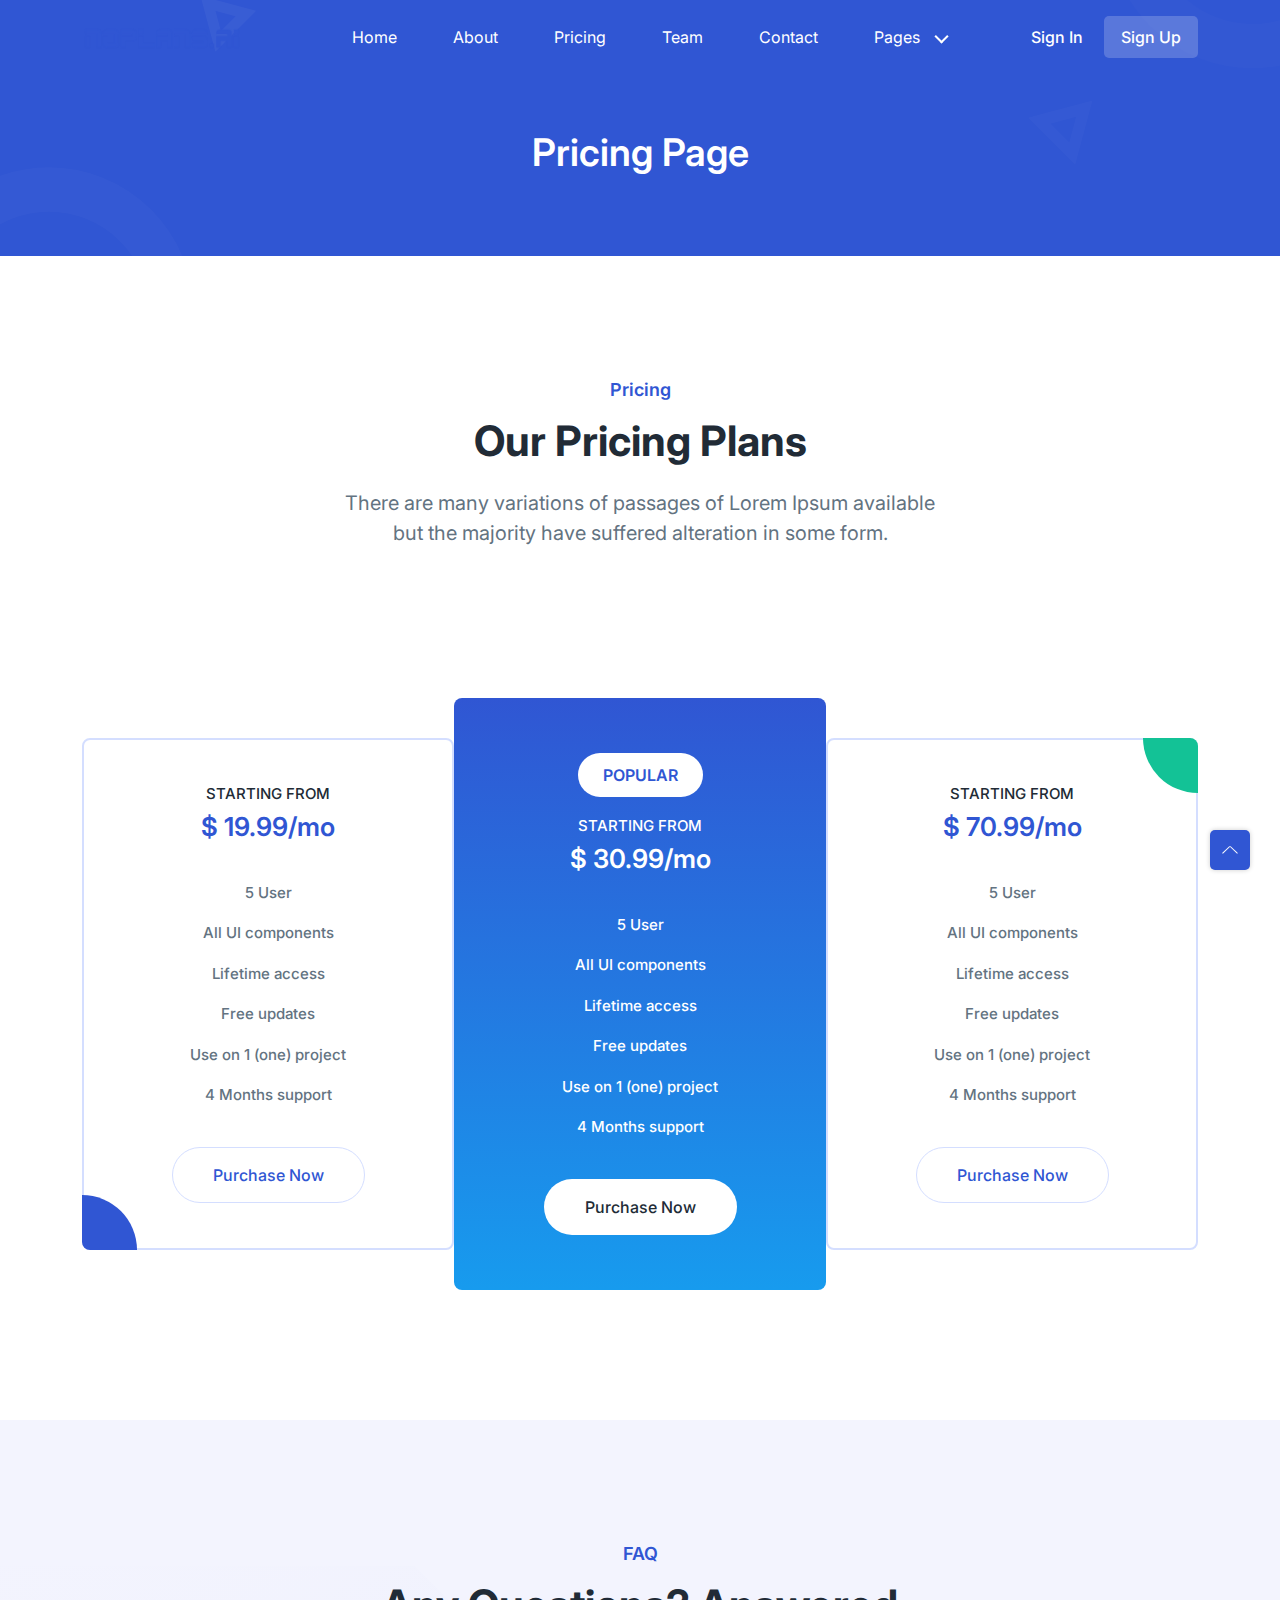
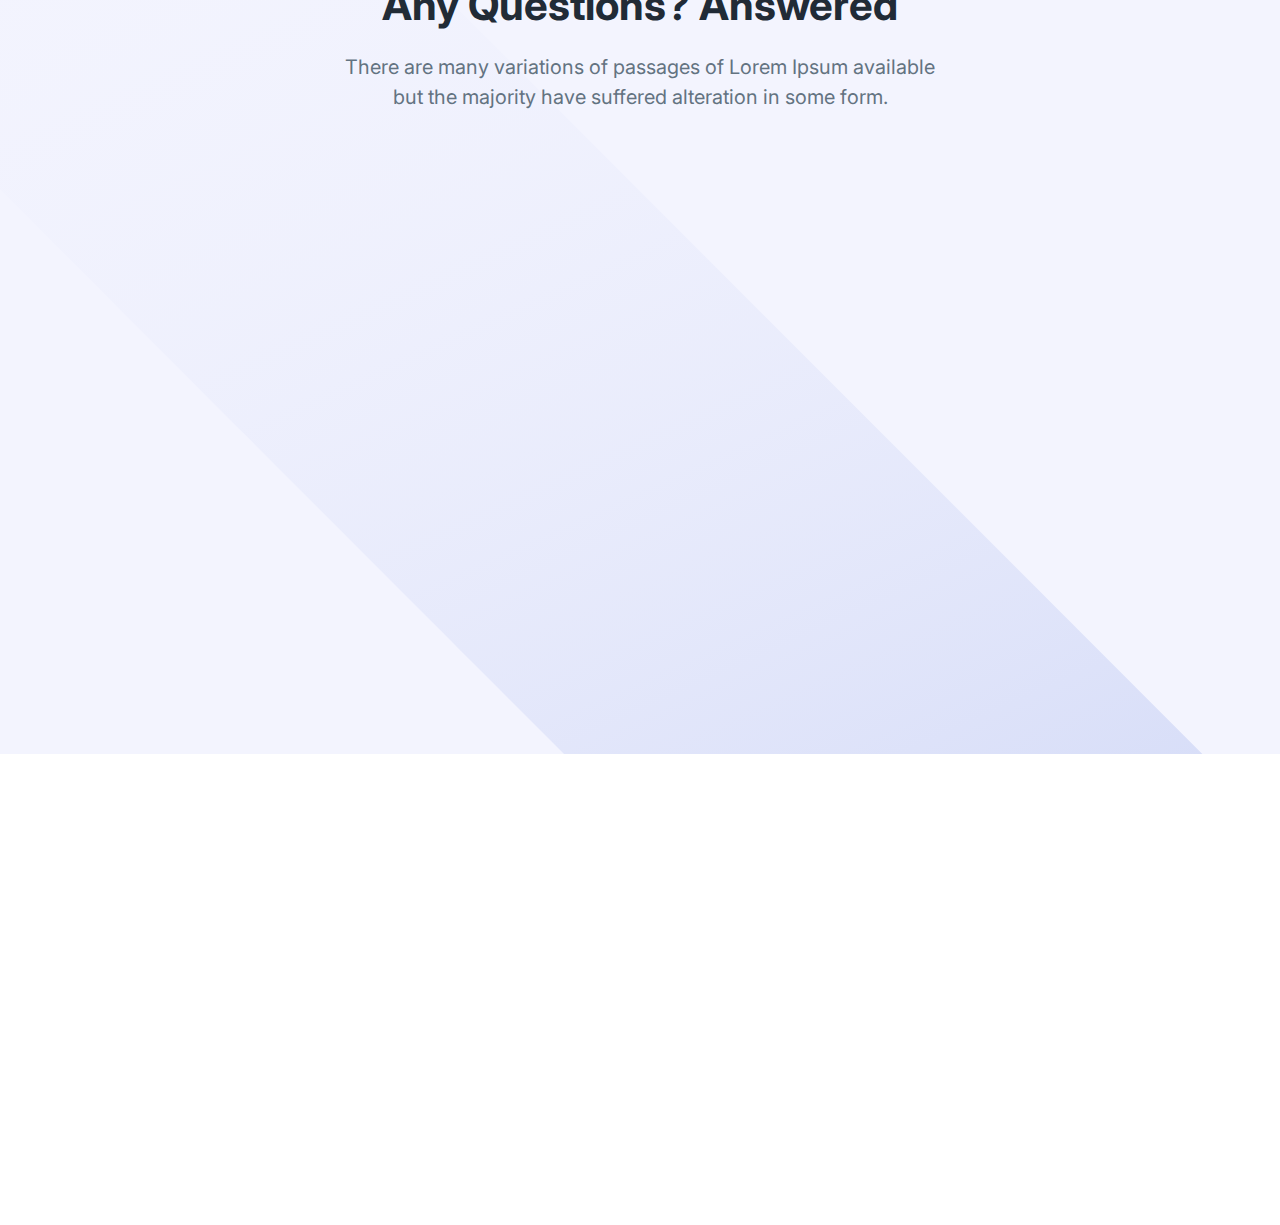
<file: pricing.html>
<!-- =========

	Template Name: Play
	Author: UIdeck
	Author URI: https://uideck.com/
	Support: https://uideck.com/support/
	Version: 1.1

========== -->

<!DOCTYPE html>
<html lang="en">
  <head>
    <meta charset="UTF-8" />
    <meta http-equiv="X-UA-Compatible" content="IE=edge" />
    <meta name="viewport" content="width=device-width, initial-scale=1.0" />
    <title>Play | Open source Project by UIdeck</title>

    <!--====== Favicon Icon ======-->
    <link
      rel="shortcut icon"
      href="assets/images/favicon.svg"
      type="image/svg"
    />

    <!-- ===== All CSS files ===== -->
    <link rel="stylesheet" href="assets/css/bootstrap.min.css" />
    <link rel="stylesheet" href="assets/css/animate.css" />
    <link rel="stylesheet" href="assets/css/lineicons.css" />
    <link rel="stylesheet" href="assets/css/ud-styles.css" />
  </head>
  <body>
    <!-- ====== Header Start ====== -->
    <header class="ud-header">
      <div class="container">
        <div class="row">
          <div class="col-lg-12">
            <nav class="navbar navbar-expand-lg">
              <a class="navbar-brand" href="index.html">
                <img src="assets/images/logo/logo.png" alt="Logo" />
              </a>
              <button class="navbar-toggler">
                <span class="toggler-icon"> </span>
                <span class="toggler-icon"> </span>
                <span class="toggler-icon"> </span>
              </button>

              <div class="navbar-collapse">
                <ul id="nav" class="navbar-nav mx-auto">
                  <li class="nav-item">
                    <a class="ud-menu-scroll" href="#home">Home</a>
                  </li>

                  <li class="nav-item">
                    <a class="ud-menu-scroll" href="#about">About</a>
                  </li>
                  <li class="nav-item">
                    <a class="ud-menu-scroll" href="#pricing">Pricing</a>
                  </li>
                  <li class="nav-item">
                    <a class="ud-menu-scroll" href="#team">Team</a>
                  </li>
                  <li class="nav-item">
                    <a class="ud-menu-scroll" href="#contact">Contact</a>
                  </li>

                  <li class="nav-item nav-item-has-children">
                    <a href="javascript:void(0)"> Pages </a>
                    <ul class="ud-submenu">
                      <li class="ud-submenu-item">
                        <a href="about.html" class="ud-submenu-link">
                          About Page
                        </a>
                      </li>
                      <li class="ud-submenu-item">
                        <a href="pricing.html" class="ud-submenu-link">
                          Pricing Page
                        </a>
                      </li>
                      <li class="ud-submenu-item">
                        <a href="contact.html" class="ud-submenu-link">
                          Contact Page
                        </a>
                      </li>
                      <li class="ud-submenu-item">
                        <a href="blog.html" class="ud-submenu-link">
                          Blog Grid Page
                        </a>
                      </li>
                      <li class="ud-submenu-item">
                        <a href="blog-details.html" class="ud-submenu-link">
                          Blog Details Page
                        </a>
                      </li>
                      <li class="ud-submenu-item">
                        <a href="login.html" class="ud-submenu-link">
                          Sign In Page
                        </a>
                      </li>
                      <li class="ud-submenu-item">
                        <a href="404.html" class="ud-submenu-link">404 Page</a>
                      </li>
                    </ul>
                  </li>
                </ul>
              </div>

              <div class="navbar-btn d-none d-sm-inline-block">
                <a href="login.html" class="ud-main-btn ud-login-btn">
                  Sign In
                </a>
                <a class="ud-main-btn ud-white-btn" href="javascript:void(0)">
                  Sign Up
                </a>
              </div>
            </nav>
          </div>
        </div>
      </div>
    </header>
    <!-- ====== Header End ====== -->

    <!-- ====== Banner Start ====== -->
    <section class="ud-page-banner">
      <div class="container">
        <div class="row">
          <div class="col-lg-12">
            <div class="ud-banner-content">
              <h1>Pricing Page</h1>
            </div>
          </div>
        </div>
      </div>
    </section>
    <!-- ====== Banner End ====== -->

    <!-- ====== Pricing Start ====== -->
    <section id="pricing" class="ud-pricing">
      <div class="container">
        <div class="row">
          <div class="col-lg-12">
            <div class="ud-section-title mx-auto text-center">
              <span>Pricing</span>
              <h2>Our Pricing Plans</h2>
              <p>
                There are many variations of passages of Lorem Ipsum available
                but the majority have suffered alteration in some form.
              </p>
            </div>
          </div>
        </div>

        <div class="row g-0 align-items-center justify-content-center">
          <div class="col-lg-4 col-md-6 col-sm-10">
            <div
              class="ud-single-pricing first-item wow fadeInUp"
              data-wow-delay=".15s"
            >
              <div class="ud-pricing-header">
                <h3>STARTING FROM</h3>
                <h4>$ 19.99/mo</h4>
              </div>
              <div class="ud-pricing-body">
                <ul>
                  <li>5 User</li>
                  <li>All UI components</li>
                  <li>Lifetime access</li>
                  <li>Free updates</li>
                  <li>Use on 1 (one) project</li>
                  <li>4 Months support</li>
                </ul>
              </div>
              <div class="ud-pricing-footer">
                <a href="javascript:void(0)" class="ud-main-btn ud-border-btn">
                  Purchase Now
                </a>
              </div>
            </div>
          </div>
          <div class="col-lg-4 col-md-6 col-sm-10">
            <div
              class="ud-single-pricing active wow fadeInUp"
              data-wow-delay=".1s"
            >
              <span class="ud-popular-tag">POPULAR</span>
              <div class="ud-pricing-header">
                <h3>STARTING FROM</h3>
                <h4>$ 30.99/mo</h4>
              </div>
              <div class="ud-pricing-body">
                <ul>
                  <li>5 User</li>
                  <li>All UI components</li>
                  <li>Lifetime access</li>
                  <li>Free updates</li>
                  <li>Use on 1 (one) project</li>
                  <li>4 Months support</li>
                </ul>
              </div>
              <div class="ud-pricing-footer">
                <a href="javascript:void(0)" class="ud-main-btn ud-white-btn">
                  Purchase Now
                </a>
              </div>
            </div>
          </div>
          <div class="col-lg-4 col-md-6 col-sm-10">
            <div
              class="ud-single-pricing last-item wow fadeInUp"
              data-wow-delay=".15s"
            >
              <div class="ud-pricing-header">
                <h3>STARTING FROM</h3>
                <h4>$ 70.99/mo</h4>
              </div>
              <div class="ud-pricing-body">
                <ul>
                  <li>5 User</li>
                  <li>All UI components</li>
                  <li>Lifetime access</li>
                  <li>Free updates</li>
                  <li>Use on 1 (one) project</li>
                  <li>4 Months support</li>
                </ul>
              </div>
              <div class="ud-pricing-footer">
                <a href="javascript:void(0)" class="ud-main-btn ud-border-btn">
                  Purchase Now
                </a>
              </div>
            </div>
          </div>
        </div>
      </div>
    </section>
    <!-- ====== Pricing End ====== -->

    <!-- ====== FAQ Start ====== -->
    <section id="faq" class="ud-faq">
      <div class="shape">
        <img src="assets/images/faq/shape.svg" alt="shape" />
      </div>
      <div class="container">
        <div class="row">
          <div class="col-lg-12">
            <div class="ud-section-title text-center mx-auto">
              <span>FAQ</span>
              <h2>Any Questions? Answered</h2>
              <p>
                There are many variations of passages of Lorem Ipsum available
                but the majority have suffered alteration in some form.
              </p>
            </div>
          </div>
        </div>

        <div class="row">
          <div class="col-lg-6">
            <div class="ud-single-faq wow fadeInUp" data-wow-delay=".1s">
              <div class="accordion">
                <button
                  class="ud-faq-btn collapsed"
                  data-bs-toggle="collapse"
                  data-bs-target="#collapseOne"
                >
                  <span class="icon flex-shrink-0">
                    <i class="lni lni-chevron-down"></i>
                  </span>
                  <span>How to use UIdeck?</span>
                </button>
                <div id="collapseOne" class="accordion-collapse collapse">
                  <div class="ud-faq-body">
                    Lorem Ipsum is simply dummy text of the printing and
                    typesetting industry. Lorem Ipsum has been the industry's
                    standard dummy text ever since the 1500s, when an unknown
                    printer took a galley of type and scrambled it to make a
                    type specimen book.
                  </div>
                </div>
              </div>
            </div>
            <div class="ud-single-faq wow fadeInUp" data-wow-delay=".15s">
              <div class="accordion">
                <button
                  class="ud-faq-btn collapsed"
                  data-bs-toggle="collapse"
                  data-bs-target="#collapseTwo"
                >
                  <span class="icon flex-shrink-0">
                    <i class="lni lni-chevron-down"></i>
                  </span>
                  <span>How to download icons from Lineicons?</span>
                </button>
                <div id="collapseTwo" class="accordion-collapse collapse">
                  <div class="ud-faq-body">
                    Lorem Ipsum is simply dummy text of the printing and
                    typesetting industry. Lorem Ipsum has been the industry's
                    standard dummy text ever since the 1500s, when an unknown
                    printer took a galley of type and scrambled it to make a
                    type specimen book.
                  </div>
                </div>
              </div>
            </div>
            <div class="ud-single-faq wow fadeInUp" data-wow-delay=".2s">
              <div class="accordion">
                <button
                  class="ud-faq-btn collapsed"
                  data-bs-toggle="collapse"
                  data-bs-target="#collapseThree"
                >
                  <span class="icon flex-shrink-0">
                    <i class="lni lni-chevron-down"></i>
                  </span>
                  <span>Is GrayGrids part of UIdeck?</span>
                </button>
                <div id="collapseThree" class="accordion-collapse collapse">
                  <div class="ud-faq-body">
                    Lorem Ipsum is simply dummy text of the printing and
                    typesetting industry. Lorem Ipsum has been the industry's
                    standard dummy text ever since the 1500s, when an unknown
                    printer took a galley of type and scrambled it to make a
                    type specimen book.
                  </div>
                </div>
              </div>
            </div>
          </div>
          <div class="col-lg-6">
            <div class="ud-single-faq wow fadeInUp" data-wow-delay=".1s">
              <div class="accordion">
                <button
                  class="ud-faq-btn collapsed"
                  data-bs-toggle="collapse"
                  data-bs-target="#collapseFour"
                >
                  <span class="icon flex-shrink-0">
                    <i class="lni lni-chevron-down"></i>
                  </span>
                  <span>Can I use this template for commercial project?</span>
                </button>
                <div id="collapseFour" class="accordion-collapse collapse">
                  <div class="ud-faq-body">
                    Lorem Ipsum is simply dummy text of the printing and
                    typesetting industry. Lorem Ipsum has been the industry's
                    standard dummy text ever since the 1500s, when an unknown
                    printer took a galley of type and scrambled it to make a
                    type specimen book.
                  </div>
                </div>
              </div>
            </div>
            <div class="ud-single-faq wow fadeInUp" data-wow-delay=".15s">
              <div class="accordion">
                <button
                  class="ud-faq-btn collapsed"
                  data-bs-toggle="collapse"
                  data-bs-target="#collapseFive"
                >
                  <span class="icon flex-shrink-0">
                    <i class="lni lni-chevron-down"></i>
                  </span>
                  <span>Do you have plan releasing Play Pro?</span>
                </button>
                <div id="collapseFive" class="accordion-collapse collapse">
                  <div class="ud-faq-body">
                    Lorem Ipsum is simply dummy text of the printing and
                    typesetting industry. Lorem Ipsum has been the industry's
                    standard dummy text ever since the 1500s, when an unknown
                    printer took a galley of type and scrambled it to make a
                    type specimen book.
                  </div>
                </div>
              </div>
            </div>
            <div class="ud-single-faq wow fadeInUp" data-wow-delay=".2s">
              <div class="accordion">
                <button
                  class="ud-faq-btn collapsed"
                  data-bs-toggle="collapse"
                  data-bs-target="#collapseSix"
                >
                  <span class="icon flex-shrink-0">
                    <i class="lni lni-chevron-down"></i>
                  </span>
                  <span>Where and how to host this template?</span>
                </button>
                <div id="collapseSix" class="accordion-collapse collapse">
                  <div class="ud-faq-body">
                    Lorem Ipsum is simply dummy text of the printing and
                    typesetting industry. Lorem Ipsum has been the industry's
                    standard dummy text ever since the 1500s, when an unknown
                    printer took a galley of type and scrambled it to make a
                    type specimen book.
                  </div>
                </div>
              </div>
            </div>
          </div>
        </div>
      </div>
    </section>
    <!-- ====== FAQ End ====== -->

    <!-- ====== Footer Start ====== -->
    <footer class="ud-footer wow fadeInUp" data-wow-delay=".15s">
      <div class="shape shape-1">
        <img src="assets/images/footer/shape-1.svg" alt="shape" />
      </div>
      <div class="shape shape-2">
        <img src="assets/images/footer/shape-2.svg" alt="shape" />
      </div>
      <div class="shape shape-3">
        <img src="assets/images/footer/shape-3.svg" alt="shape" />
      </div>
      <div class="ud-footer-widgets">
        <div class="container">
          <div class="row">
            <div class="col-xl-3 col-lg-4 col-md-6">
              <div class="ud-widget">
                <a href="index.html" class="ud-footer-logo">
                  <img src="assets/images/logo/logo.png" alt="logo" />
                </a>
                <p class="ud-widget-desc">
                  We create digital experiences for brands and companies by
                  using technology.
                </p>
                <ul class="ud-widget-socials">
                  <li>
                    <a href="https://twitter.com/MusharofChy">
                      <i class="lni lni-facebook-filled"></i>
                    </a>
                  </li>
                  <li>
                    <a href="https://twitter.com/MusharofChy">
                      <i class="lni lni-twitter-filled"></i>
                    </a>
                  </li>
                  <li>
                    <a href="https://twitter.com/MusharofChy">
                      <i class="lni lni-instagram-filled"></i>
                    </a>
                  </li>
                  <li>
                    <a href="https://twitter.com/MusharofChy">
                      <i class="lni lni-linkedin-original"></i>
                    </a>
                  </li>
                </ul>
              </div>
            </div>

            <div class="col-xl-2 col-lg-2 col-md-6 col-sm-6">
              <div class="ud-widget">
                <h5 class="ud-widget-title">About Us</h5>
                <ul class="ud-widget-links">
                  <li>
                    <a href="javascript:void(0)">Home</a>
                  </li>
                  <li>
                    <a href="javascript:void(0)">Features</a>
                  </li>
                  <li>
                    <a href="javascript:void(0)">About</a>
                  </li>
                  <li>
                    <a href="javascript:void(0)">Testimonial</a>
                  </li>
                </ul>
              </div>
            </div>
            <div class="col-xl-2 col-lg-3 col-md-6 col-sm-6">
              <div class="ud-widget">
                <h5 class="ud-widget-title">Features</h5>
                <ul class="ud-widget-links">
                  <li>
                    <a href="javascript:void(0)">How it works</a>
                  </li>
                  <li>
                    <a href="javascript:void(0)">Privacy policy</a>
                  </li>
                  <li>
                    <a href="javascript:void(0)">Terms of service</a>
                  </li>
                  <li>
                    <a href="javascript:void(0)">Refund policy</a>
                  </li>
                </ul>
              </div>
            </div>
            <div class="col-xl-2 col-lg-3 col-md-6 col-sm-6">
              <div class="ud-widget">
                <h5 class="ud-widget-title">Our Products</h5>
                <ul class="ud-widget-links">
                  <li>
                    <a
                      href="https://lineicons.com/"
                      rel="nofollow noopner"
                      target="_blank"
                      >Lineicons
                    </a>
                  </li>
                  <li>
                    <a
                      href="https://ecommercehtml.com/"
                      rel="nofollow noopner"
                      target="_blank"
                      >Ecommerce HTML</a
                    >
                  </li>
                  <li>
                    <a
                      href="https://ayroui.com/"
                      rel="nofollow noopner"
                      target="_blank"
                      >Ayro UI</a
                    >
                  </li>
                  <li>
                    <a
                      href="https://graygrids.com/"
                      rel="nofollow noopner"
                      target="_blank"
                      >Plain Admin</a
                    >
                  </li>
                </ul>
              </div>
            </div>
            <div class="col-xl-3 col-lg-6 col-md-8 col-sm-10">
              <div class="ud-widget">
                <h5 class="ud-widget-title">Partners</h5>
                <ul class="ud-widget-brands">
                  <li>
                    <a
                      href="https://ayroui.com/"
                      rel="nofollow noopner"
                      target="_blank"
                    >
                      <img
                        src="assets/images/footer/brands/ayroui.svg"
                        alt="ayroui"
                      />
                    </a>
                  </li>
                  <li>
                    <a
                      href="https://ecommercehtml.com/"
                      rel="nofollow noopner"
                      target="_blank"
                    >
                      <img
                        src="assets/images/footer/brands/ecommerce-html.svg"
                        alt="ecommerce-html"
                      />
                    </a>
                  </li>
                  <li>
                    <a
                      href="https://graygrids.com/"
                      rel="nofollow noopner"
                      target="_blank"
                    >
                      <img
                        src="assets/images/footer/brands/graygrids.svg"
                        alt="graygrids"
                      />
                    </a>
                  </li>
                  <li>
                    <a
                      href="https://lineicons.com/"
                      rel="nofollow noopner"
                      target="_blank"
                    >
                      <img
                        src="assets/images/footer/brands/lineicons.svg"
                        alt="lineicons"
                      />
                    </a>
                  </li>
                  <li>
                    <a
                      href="https://uideck.com/"
                      rel="nofollow noopner"
                      target="_blank"
                    >
                      <img
                        src="assets/images/footer/brands/uideck.svg"
                        alt="uideck"
                      />
                    </a>
                  </li>
                  <li>
                    <a
                      href="https://tailwindtemplates.co/"
                      rel="nofollow noopner"
                      target="_blank"
                    >
                      <img
                        src="assets/images/footer/brands/tailwindtemplates.svg"
                        alt="tailwindtemplates"
                      />
                    </a>
                  </li>
                </ul>
              </div>
            </div>
          </div>
        </div>
      </div>
      <div class="ud-footer-bottom">
        <div class="container">
          <div class="row">
            <div class="col-md-8">
              <ul class="ud-footer-bottom-left">
                <li>
                  <a href="javascript:void(0)">Privacy policy</a>
                </li>
                <li>
                  <a href="javascript:void(0)">Support policy</a>
                </li>
                <li>
                  <a href="javascript:void(0)">Terms of service</a>
                </li>
              </ul>
            </div>
            <div class="col-md-4">
              <p class="ud-footer-bottom-right">
                Designed and Developed by
                <a href="https://uideck.com" rel="nofollow">UIdeck</a>
              </p>
            </div>
          </div>
        </div>
      </div>
    </footer>
    <!-- ====== Footer End ====== -->

    <!-- ====== Back To Top Start ====== -->
    <a href="javascript:void(0)" class="back-to-top">
      <i class="lni lni-chevron-up"> </i>
    </a>
    <!-- ====== Back To Top End ====== -->

    <!-- ====== All Javascript Files ====== -->
    <script src="assets/js/bootstrap.bundle.min.js"></script>
    <script src="assets/js/wow.min.js"></script>
    <script src="assets/js/main.js"></script>
  </body>
</html>
</file>
<file: assets/css/ud-styles.css>
/* =======

	Template Name: Play Bootstrap
	Author: UIdeck
	Author URI: https://uideck.com/
	Support: https://github.com/uideck/
	Version: 1.0

======== */
/*===========================
  COMMON css 
===========================*/
@import url("https://fonts.googleapis.com/css2?family=Inter:wght@200;300;400;500;600;700;800;900&display=swap");
:root {
  --font: "Inter", sans-serif;
  --body-color: #637381;
  --heading-color: #212b36;
  --primary-color: #3056d3;
  --number-color: #43b3f8;
  --white: #ffffff;
}

body {
  font-family: var(--font);
  font-weight: normal;
  font-style: normal;
  color: var(--body-color);
  overflow-x: hidden;
}

* {
  margin: 0;
  padding: 0;
  -webkit-box-sizing: border-box;
  box-sizing: border-box;
}

img {
  max-width: 100%;
}

a,
button,
input,
textarea {
  -webkit-transition: all 0.3s ease-out 0s;
  transition: all 0.3s ease-out 0s;
}

a,
a:focus,
input:focus,
textarea:focus,
button:focus,
.navbar-toggler:focus {
  text-decoration: none;
  outline: none;
  -webkit-box-shadow: none;
          box-shadow: none;
}

a:focus,
a:hover {
  text-decoration: none;
}

i,
span,
a {
  display: inline-block;
}

audio,
canvas,
iframe,
img,
svg,
video {
  vertical-align: middle;
}

h1,
h2,
h3,
h4,
h5,
h6 {
  font-weight: 700;
  color: var(--heading-color);
  margin: 0px;
}

.feature-section .single-feature {
  text-align: center; /* This centers the content of .single-feature */
}

.feature-section .single-feature .icon4 {
  
  font-size: 70px;
  line-height: 1;
  color: var(--number-color);
  
}
.hero-section .hero-content .icon4 {
  
  font-size: 30px;
  
    margin-left: 5px; 
    color: var(--number-color);
  
}

 .icon2 {
  width: 200;
  font-size: 70px;
  
    /* Creating gradient for text */
    background: linear-gradient(to top, var(--primary-color), var(--number-color));
    -webkit-background-clip: text;
    background-clip: text;
    color: transparent; /* Making the text color transparent to show the gradient */
  
    /* Additional styles for cross-browser compatibility */
    display: inline-block; /* Required for gradients in some cases */
    -webkit-text-fill-color: transparent; /* For Safari */
}

h1 {
  font-size: 48px;
}

h2 {
  font-size: 36px;
}

h3 {
  font-size: 28px;
}

h4 {
  font-size: 22px;
}

h5 {
  font-size: 18px;
}

h6 {
  font-size: 16px;
}

ul,
ol {
  margin: 0px;
  padding: 0px;
  list-style-type: none;
}

p {
  font-size: 16px;
  font-weight: 400;
  line-height: 26px;
  color: var(--body-color);
  margin: 0px;
}

.bg_cover {
  background-position: center center;
  background-size: cover;
  background-repeat: no-repeat;
  width: 100%;
  height: 100%;
}

/*===== All Button Style =====*/
.ud-main-btn {
  display: inline-block;
  text-align: center;
  white-space: nowrap;
  vertical-align: middle;
  font-weight: 500;
  font-size: 16px;
  border-radius: 5px;
  padding: 15px 25px;
  border: 1px solid transparent;
  color: var(--white);
  cursor: pointer;
  z-index: 5;
  -webkit-transition: all 0.4s ease-out 0s;
  transition: all 0.4s ease-out 0s;
  background: var(--primary-color);
}

.ud-main-btn:hover {
  color: var(--white);
  background: var(--heading-color);
}

@media (max-width: 767px) {
  .container {
    padding-left: 40px;
    padding-right: 40px;
  }
}

@media only screen and (min-width: 576px) and (max-width: 767px) {
  .container {
    padding-left: 20px;
    padding-right: 20px;
  }
}

.back-to-top {
  width: 40px;
  height: 40px;
  line-height: 40px;
  background: var(--primary-color);
  -webkit-box-shadow: 0px 0px 5px rgba(0, 0, 0, 0.2);
          box-shadow: 0px 0px 5px rgba(0, 0, 0, 0.2);
  text-align: center;
  -webkit-box-pack: center;
      -ms-flex-pack: center;
          justify-content: center;
  -webkit-box-align: center;
      -ms-flex-align: center;
          align-items: center;
  border-radius: 5px;
  position: fixed;
  right: 30px;
  bottom: 30px;
  z-index: 99;
  color: var(--white);
}

.back-to-top:hover {
  color: var(--white);
  background: var(--heading-color);
}

/* ===== Header CSS ===== */
.ud-header {
  position: absolute;
  top: 0;
  left: 0;
  width: 100%;
  z-index: 99;
  -webkit-transition: all 0.3s ease-out 0s;
  transition: all 0.3s ease-out 0s;
}

.sticky {
  position: fixed;
  z-index: 99;
  background-color: rgba(255, 255, 255, 0.8);
  -webkit-backdrop-filter: blur(5px);
          backdrop-filter: blur(5px);
  -webkit-box-shadow: inset 0 -1px 0 0 rgba(0, 0, 0, 0.1);
  box-shadow: inset 0 -1px 0 0 rgba(0, 0, 0, 0.1);
  -webkit-transition: all 0.3s ease-out 0s;
  transition: all 0.3s ease-out 0s;
}

.sticky .navbar {
  padding: 0;
}

.navbar {
  padding: 0px 0;
  border-radius: 5px;
  position: relative;
  -webkit-transition: all 0.3s ease-out 0s;
  transition: all 0.3s ease-out 0s;
}

.navbar-brand {
  padding: 0;
}

@media only screen and (min-width: 768px) and (max-width: 991px), (max-width: 767px) {
  .navbar-brand {
    padding: 5px 0px;
  }
}

.navbar-brand img {
  max-width: 160px;
}

.navbar-toggler {
  padding: 0;
}

.navbar-toggler .toggler-icon {
  width: 30px;
  height: 2px;
  background-color: var(--white);
  display: block;
  margin: 5px 0;
  position: relative;
  -webkit-transition: all 0.3s ease-out 0s;
  transition: all 0.3s ease-out 0s;
}

.navbar-toggler.active .toggler-icon:nth-of-type(1) {
  -webkit-transform: rotate(45deg);
  transform: rotate(45deg);
  top: 7px;
}

.navbar-toggler.active .toggler-icon:nth-of-type(2) {
  opacity: 0;
}

.navbar-toggler.active .toggler-icon:nth-of-type(3) {
  -webkit-transform: rotate(135deg);
  transform: rotate(135deg);
  top: -7px;
}

@media only screen and (min-width: 768px) and (max-width: 991px), (max-width: 767px) {
  .navbar-collapse {
    position: absolute;
    top: 100%;
    right: 0;
    max-width: 300px;
    width: 100%;
    background-color: var(--white);
    z-index: 9;
    -webkit-box-shadow: 0px 15px 20px 0px rgba(0, 0, 0, 0.1);
    box-shadow: 0px 15px 20px 0px rgba(0, 0, 0, 0.1);
    padding: 0px;
    display: none;
    border-radius: 5px;
  }
  .navbar-collapse.show {
    display: block;
  }
}

@media only screen and (min-width: 768px) and (max-width: 991px), (max-width: 767px) {
  .navbar-nav {
    padding: 20px 30px;
  }
}

.navbar-nav .nav-item {
  position: relative;
  padding: 0px 20px;
}

@media only screen and (min-width: 992px) and (max-width: 1199px) {
  .navbar-nav .nav-item {
    padding: 0px 12px;
  }
}

@media only screen and (min-width: 768px) and (max-width: 991px), (max-width: 767px) {
  .navbar-nav .nav-item {
    padding: 0px;
  }
}

.navbar-nav .nav-item > a {
  font-size: 16px;
  font-weight: 400;
  color: var(--white);
  -webkit-transition: all 0.3s ease-out 0s;
  transition: all 0.3s ease-out 0s;
  padding: 25px 8px;
  position: relative;
}

@media only screen and (min-width: 768px) and (max-width: 991px), (max-width: 767px) {
  .navbar-nav .nav-item > a {
    display: block;
    padding: 8px 0;
    color: var(--heading-color);
  }
}

.navbar-nav .nav-item > a:hover, .navbar-nav .nav-item > a.active {
  color: var(--white);
  opacity: 0.5;
}

@media only screen and (min-width: 768px) and (max-width: 991px), (max-width: 767px) {
  .navbar-nav .nav-item > a:hover, .navbar-nav .nav-item > a.active {
    color: var(--primary-color);
    opacity: 1;
  }
}

.navbar-nav .nav-item .ud-submenu {
  position: absolute;
  width: 250px;
  background: var(--white);
  top: 110%;
  padding: 20px 30px;
  -webkit-box-shadow: 0 15px 44px rgba(140, 140, 140, 0.18);
          box-shadow: 0 15px 44px rgba(140, 140, 140, 0.18);
  border-radius: 5px;
  opacity: 0;
  visibility: hidden;
  -webkit-transition: all 0.3s ease-out 0s;
  transition: all 0.3s ease-out 0s;
}

@media only screen and (min-width: 768px) and (max-width: 991px), (max-width: 767px) {
  .navbar-nav .nav-item .ud-submenu {
    position: static;
    -webkit-box-shadow: none;
            box-shadow: none;
    width: 100%;
    padding: 0px;
    opacity: 1;
    visibility: visible;
    display: none;
  }
}

.navbar-nav .nav-item .ud-submenu.show {
  display: block;
}

.navbar-nav .nav-item .ud-submenu .ud-submenu-link {
  padding: 7px 0;
  color: var(--heading-color);
  font-size: 14px;
}

.navbar-nav .nav-item .ud-submenu .ud-submenu-link:hover {
  color: var(--primary-color);
}

.navbar-nav .nav-item:hover > a {
  color: var(--white);
  opacity: 0.5;
}

@media only screen and (min-width: 768px) and (max-width: 991px), (max-width: 767px) {
  .navbar-nav .nav-item:hover > a {
    color: var(--primary-color);
    opacity: 1;
  }
}

.navbar-nav .nav-item:hover > .ud-submenu {
  opacity: 1;
  visibility: visible;
  top: 100%;
}

.navbar-nav .nav-item.nav-item-has-children > a {
  position: relative;
}

.navbar-nav .nav-item.nav-item-has-children > a::after {
  content: "";
  -webkit-box-sizing: border-box;
          box-sizing: border-box;
  position: absolute;
  width: 10px;
  height: 10px;
  border-bottom: 2px solid;
  border-right: 2px solid;
  -webkit-transform: rotate(45deg) translateY(-50%);
          transform: rotate(45deg) translateY(-50%);
  right: -15px;
  top: 50%;
  margin-top: -2px;
}

@media only screen and (min-width: 768px) and (max-width: 991px), (max-width: 767px) {
  .navbar-nav .nav-item.nav-item-has-children > a::after {
    right: 5px;
  }
}

@media only screen and (min-width: 768px) and (max-width: 991px), (max-width: 767px) {
  .navbar-btn {
    position: absolute;
    top: 50%;
    right: 50px;
    -webkit-transform: translateY(-50%);
    transform: translateY(-50%);
  }
}

.navbar-btn .ud-main-btn {
  padding: 8px 16px;
  background: transparent;
}

.navbar-btn .ud-login-btn:hover {
  opacity: 0.5;
}

.navbar-btn .ud-white-btn {
  background: rgba(255, 255, 255, 0.2);
}

.navbar-btn .ud-white-btn:hover {
  background: white;
  color: var(--heading-color);
}

.sticky .navbar-toggler .toggler-icon {
  background-color: var(--heading-color);
}

.sticky .navbar-nav .nav-item:hover > a {
  color: var(--primary-color);
  opacity: 1;
}

.sticky .navbar-nav .nav-item a {
  color: var(--heading-color);
}

.sticky .navbar-nav .nav-item a.active, .sticky .navbar-nav .nav-item a:hover {
  color: var(--primary-color);
  opacity: 1;
}

.sticky .navbar-btn .ud-main-btn.ud-login-btn {
  color: var(--heading-color);
}

.sticky .navbar-btn .ud-main-btn.ud-login-btn:hover {
  color: var(--primary-color);
  opacity: 1;
}

.sticky .navbar-btn .ud-white-btn {
  background: var(--primary-color);
  color: var(--white);
}

.sticky .navbar-btn .ud-white-btn:hover {
  background: var(--heading-color);
}

/* ===== Hero CSS ===== */
.ud-hero {
  background: var(--primary-color);
  padding-top: 180px;
  margin-bottom: 180px;
}

@media only screen and (min-width: 768px) and (max-width: 991px) {
  .ud-hero {
    padding-top: 160px;
  }
}

@media (max-width: 767px) {
  .ud-hero {
    padding-top: 130px;
  }
}

.ud-hero-content {
  max-width: 780px;
  margin: auto;
  margin-bottom: 30px;
}

.ud-hero-content .ud-hero-title {
  color: var(--white);
  font-weight: 700;
  font-size: 45px;
  line-height: 60px;
  text-align: center;
  margin-bottom: 30px;
}

@media only screen and (min-width: 768px) and (max-width: 991px) {
  .ud-hero-content .ud-hero-title {
    font-size: 38px;
    line-height: 50px;
  }
}

@media (max-width: 767px) {
  .ud-hero-content .ud-hero-title {
    font-size: 26px;
    line-height: 38px;
  }
}

.ud-hero-content .ud-hero-desc {
  font-weight: normal;
  font-size: 20px;
  line-height: 35px;
  text-align: center;
  color: var(--white);
  opacity: 0.8;
  max-width: 600px;
  margin: auto;
  margin-bottom: 30px;
}

@media (max-width: 767px) {
  .ud-hero-content .ud-hero-desc {
    font-size: 16px;
    line-height: 30px;
  }
}

.ud-hero-buttons {
  display: -webkit-box;
  display: -ms-flexbox;
  display: flex;
  -webkit-box-align: center;
      -ms-flex-align: center;
          align-items: center;
  -webkit-box-pack: center;
      -ms-flex-pack: center;
          justify-content: center;
}

.ud-hero-buttons .ud-main-btn {
  margin: 8px;
}

@media (max-width: 767px) {
  .ud-hero-buttons .ud-main-btn {
    margin: 5px;
  }
}

@media (max-width: 767px) {
  .ud-hero-buttons .ud-main-btn {
    padding: 12px 16px;
  }
}

.ud-hero-buttons .ud-white-btn {
  background: var(--white);
  color: var(--heading-color);
}

.ud-hero-buttons .ud-white-btn:hover {
  -webkit-box-shadow: 0px 0px 25px rgba(0, 0, 0, 0.2);
          box-shadow: 0px 0px 25px rgba(0, 0, 0, 0.2);
  background: #fefefe;
  color: var(--primary-color);
}

.ud-hero-buttons .ud-link-btn:hover {
  color: var(--white);
  background: transparent;
  opacity: 0.5;
}

.ud-hero-brands-wrapper {
  text-align: center;
  margin-bottom: 40px;
}

.ud-hero-brands-wrapper img {
  -webkit-transition: all 0.3s;
  transition: all 0.3s;
  opacity: 0.7;
  max-width: 150px;
}

.ud-hero-brands-wrapper img:hover {
  opacity: 1;
}

.ud-hero-image {
  max-width: 845px;
  margin: auto;
  text-align: center;
  position: relative;
  z-index: 1;
}

.ud-hero-image img {
  max-width: 100%;
  text-align: center;
}

.ud-hero-image .shape {
  position: absolute;
  z-index: -1;
}

.ud-hero-image .shape.shape-1 {
  bottom: 0;
  left: -30px;
}

.ud-hero-image .shape.shape-2 {
  top: -20px;
  right: -20px;
}

/* ===== Features CSS ===== */
.ud-features {
  padding-top: 60px;
  padding-bottom: 90px;
}

@media (max-width: 767px) {
  .ud-features {
    padding-top: 80px;
    padding-bottom: 40px;
  }
}

.ud-section-title {
  max-width: 620px;
  margin-bottom: 150px;
}
.ud-section-title2 {
  max-width: 620px;
  margin-bottom: 20px;
  
}

.ud-section-title span {
  font-weight: 600;
  font-size: 18px;
  color: var(--primary-color);
  margin-bottom: 10px;
}
.ud-section-title2 span {
  font-weight: 600;
  font-size: 18px;
  color: var(--primary-color);
  margin-bottom: 10px;
}

.ud-section-title h2 {
  font-weight: 700;
  font-size: 42px;
  line-height: 55px;
  text-transform: capitalize;
  color: var(--heading-color);
  margin-bottom: 20px;
}

.ud-section-title h3 {
  font-weight: 700;
  font-size: 36px;
  line-height: 55px;
  text-transform: capitalize;
  color: var(--heading-color);
  margin-bottom: 20px;
}

.ud-section-title p {
  font-size: 20px;
  line-height: 30px;
}

@media (max-width: 767px) {
  .ud-section-title p {
    font-size: 16px;
    line-height: 26px;
  }
}

.ud-single-feature {
  margin-bottom: 40px;
}

.ud-single-feature:hover .ud-feature-icon::before {
  -webkit-transform: rotate(45deg);
  transform: rotate(45deg);
}

.ud-single-feature .ud-feature-icon {
  width: 70px;
  height: 70px;
  display: -webkit-box;
  display: -ms-flexbox;
  display: flex;
  -webkit-box-align: center;
      -ms-flex-align: center;
          align-items: center;
  -webkit-box-pack: center;
      -ms-flex-pack: center;
          justify-content: center;
  border-radius: 14px;
  background: var(--primary-color);
  font-size: 32px;
  color: var(--white);
  position: relative;
  z-index: 1;
  text-align: center;
  margin-bottom: 40px;
}

.ud-single-feature .ud-feature-icon::before {
  content: "";
  position: absolute;
  width: 100%;
  height: 100%;
  top: 0;
  left: 0;
  border-radius: 14px;
  background: var(--primary-color);
  opacity: 0.2;
  z-index: -1;
  -webkit-transform: rotate(23deg);
  transform: rotate(23deg);
  -webkit-transition: all 0.3s ease-out 0s;
  transition: all 0.3s ease-out 0s;
}

.ud-single-feature .ud-feature-title {
  font-weight: 700;
  font-size: 20px;
  line-height: 28px;
  margin-bottom: 12px;
}

@media only screen and (min-width: 992px) and (max-width: 1199px) {
  .ud-single-feature .ud-feature-title {
    font-size: 18px;
    line-height: 26px;
  }
}

.ud-single-feature .ud-feature-desc {
  font-size: 16px;
  line-height: 24px;
  margin-bottom: 40px;
}

.ud-single-feature .ud-feature-link {
  font-weight: 500;
  color: var(--body-color);
}

.ud-single-feature .ud-feature-link:hover {
  color: var(--primary-color);
}

/* ====== feature-extended css ====== */
.feature-extended-section .feature-extended-wrapper {
  padding: 70px 0;
  background: #f3f4fe;
  margin-bottom: 150px
  
}

.feature-extended-section .single-feature-extended {
  padding: 30px;
  text-align: center;
  
}

@media only screen and (min-width: 992px) and (max-width: 1199px) {
  .feature-extended-section .single-feature-extended {
    padding: 30px 10px;
  }
}

@media only screen and (min-width: 768px) and (max-width: 991px) {
  .feature-extended-section .single-feature-extended {
    padding: 30px 0px;
  }
}

.feature-extended-section .single-feature-extended .icon {
  font-size: 65px;
  line-height: 1;
  margin-bottom: 30px;
  /* Creating gradient for text */
  background: linear-gradient(to top, var(--primary-color), var(--number-color));
  -webkit-background-clip: text;
  background-clip: text;
  color: transparent; /* Making the text color transparent to show the gradient */

  /* Additional styles for cross-browser compatibility */
  display: inline-block; /* Required for gradients in some cases */
  -webkit-text-fill-color: transparent; /* For Safari */
}

.feature-extended-section .single-feature-extended .content h3 {
  margin-bottom: 20px;
}

.feature-extended-section .single-feature-extended .content p {
  font-size: 18px;
  font-weight: 400;
  line-height: 28px;
}


/* ===== About CSS ===== */
.ud-about {
  background: #f3f4fe;
  padding: 120px 0;
}

@media (max-width: 767px) {
  .ud-about {
    padding: 80px 0;
  }
}

.ud-about-wrapper {
  background: var(--white);
  border: 1px solid rgba(0, 0, 0, 0.08);
  display: -webkit-box;
  display: -ms-flexbox;
  display: flex;
  -webkit-box-pack: justify;
      -ms-flex-pack: justify;
          justify-content: space-between;
}

@media only screen and (min-width: 768px) and (max-width: 991px), (max-width: 767px) {
  .ud-about-wrapper {
    display: block;
  }
}

.ud-about-content-wrapper {
  padding: 70px;
}

@media (max-width: 767px) {
  .ud-about-content-wrapper {
    padding: 50px 30px;
  }
}

@media only screen and (min-width: 576px) and (max-width: 767px) {
  .ud-about-content-wrapper {
    padding: 50px;
  }
}

.ud-about-content {
  max-width: 500px;
}

.ud-about-content .tag {
  font-weight: 500;
  font-size: 14px;
  color: var(--white);
  background: var(--primary-color);
  padding: 5px 20px;
  display: inline-block;
  margin-bottom: 20px;
}

.ud-about-content h2 {
  font-weight: bold;
  font-size: 36px;
  line-height: 45px;
  margin-bottom: 30px;
}

@media (max-width: 767px) {
  .ud-about-content h2 {
    font-size: 26px;
    line-height: 38px;
  }
}

.ud-about-content p {
  font-size: 16px;
  line-height: 28px;
  margin-bottom: 40px;
}

.ud-about-content .ud-main-btn:hover {
  background: #2748b4;
  -webkit-box-shadow: 0px 0px 10px rgba(0, 0, 0, 0.3);
          box-shadow: 0px 0px 10px rgba(0, 0, 0, 0.3);
}

@media only screen and (min-width: 768px) and (max-width: 991px), (max-width: 767px) {
  .ud-about-image {
    text-align: center;
  }
}

/* ===== Pricing CSS ===== */
.ud-pricing {
  padding-top: 120px;
  padding-bottom: 90px;
}

@media (max-width: 767px) {
  .ud-pricing {
    padding-top: 80px;
    padding-bottom: 40px;
  }
}

.ud-single-pricing {
  margin-bottom: 40px;
  background: var(--white);
  border: 2px solid #d4deff;
  border-radius: 8px;
  text-align: center;
  padding: 45px 30px;
  position: relative;
}

.ud-single-pricing.active {
  background: -webkit-gradient(linear, left top, left bottom, from(#3056d3), to(#179bee));
  background: linear-gradient(180deg, #3056d3 0%, #179bee 100%);
  border: none;
  padding: 55px 30px;
}

.ud-single-pricing.active .ud-pricing-header h3,
.ud-single-pricing.active .ud-pricing-header h4 {
  color: var(--white);
}

.ud-single-pricing.active .ud-pricing-body li {
  color: var(--white);
}

.ud-single-pricing.first-item::after, .ud-single-pricing.last-item::after {
  content: "";
  position: absolute;
  width: 55px;
  height: 55px;
  z-index: 1;
}

.ud-single-pricing.first-item::after {
  background: var(--primary-color);
  left: -2px;
  bottom: -2px;
  border-radius: 0px 55px 0px 8px;
}

.ud-single-pricing.last-item::after {
  background: #13c296;
  top: -2px;
  right: -2px;
  border-radius: 0px 8px 0px 55px;
}

.ud-single-pricing .ud-popular-tag {
  display: inline-block;
  padding: 10px 25px;
  background: var(--white);
  border-radius: 30px;
  color: var(--primary-color);
  margin-bottom: 20px;
  font-weight: 600;
}

.ud-single-pricing .ud-pricing-header h3 {
  font-weight: 500;
  font-size: 15px;
  margin-bottom: 8px;
}

.ud-single-pricing .ud-pricing-header h4 {
  font-weight: 600;
  font-size: 26px;
  color: var(--primary-color);
  margin-bottom: 40px;
}

.ud-single-pricing .ud-pricing-body {
  margin-bottom: 40px;
}

.ud-single-pricing .ud-pricing-body li {
  font-weight: 500;
  font-size: 15px;
  margin-bottom: 18px;
}

.ud-single-pricing .ud-main-btn {
  border-radius: 30px;
  padding: 15px 40px;
}

.ud-single-pricing .ud-border-btn {
  border: 1px solid #d4deff;
  color: var(--primary-color);
  background: var(--white);
}

.ud-single-pricing .ud-border-btn:hover {
  color: var(--white);
  border-color: var(--primary-color);
  background: var(--primary-color);
}

.ud-single-pricing .ud-white-btn {
  background: var(--white);
  color: var(--heading-color);
}

.ud-single-pricing .ud-white-btn:hover {
  color: var(--white);
  background: var(--heading-color);
}

/* ===== FAQ CSS ===== */
.ud-faq {
  padding-top: 120px;
  padding-bottom: 90px;
  background: #f3f4fe;
  position: relative;
  z-index: 1;
}

@media (max-width: 767px) {
  .ud-faq {
    padding-top: 80px;
    padding-bottom: 50px;
  }
}

.ud-faq .shape {
  position: absolute;
  z-index: -1;
  left: 0;
  bottom: 0;
}

.ud-single-faq {
  background: var(--white);
  border: 1px solid #f3f4fe;
  -webkit-box-shadow: 0px 20px 95px rgba(201, 203, 204, 0.3);
          box-shadow: 0px 20px 95px rgba(201, 203, 204, 0.3);
  border-radius: 10px;
  margin-bottom: 30px;
}

.ud-single-faq .ud-faq-btn {
  text-align: left;
  display: -webkit-box;
  display: -ms-flexbox;
  display: flex;
  width: 100%;
  -webkit-box-align: center;
      -ms-flex-align: center;
          align-items: center;
  border: none;
  background: transparent;
  font-weight: 600;
  font-size: 18px;
  color: var(--heading-color);
  opacity: 0.88;
  padding: 30px;
}

@media only screen and (min-width: 992px) and (max-width: 1199px), (max-width: 767px) {
  .ud-single-faq .ud-faq-btn {
    padding: 15px;
  }
}

.ud-single-faq .ud-faq-btn.collapsed span.icon i {
  -webkit-transform: rotate(0deg);
  transform: rotate(0deg);
}

.ud-single-faq .ud-faq-btn span.icon {
  display: -webkit-box;
  display: -ms-flexbox;
  display: flex;
  -webkit-box-align: center;
      -ms-flex-align: center;
          align-items: center;
  -webkit-box-pack: center;
      -ms-flex-pack: center;
          justify-content: center;
  width: 42px;
  height: 42px;
  background: rgba(48, 86, 211, 0.06);
  border-radius: 10px;
  color: var(--primary-color);
  margin-right: 24px;
}

.ud-single-faq .ud-faq-btn span.icon i {
  -webkit-transform: rotate(180deg);
  transform: rotate(180deg);
  -webkit-transition: all 0.3s;
  transition: all 0.3s;
  font-size: 14px;
  font-weight: 700;
}

.ud-single-faq .ud-faq-body {
  padding: 0px 30px 40px 95px;
}

@media only screen and (min-width: 992px) and (max-width: 1199px), (max-width: 767px) {
  .ud-single-faq .ud-faq-body {
    padding: 0px 16px 20px 82px;
  }
}

/* ===== Testimonials CSS ===== */
.ud-testimonials {
  padding-top: 120px;
}

@media (max-width: 767px) {
  .ud-testimonials {
    padding-top: 80px;
  }
}

.ud-single-testimonial {
  padding: 30px;
  -webkit-box-shadow: 0px 60px 120px -20px #ebeffd;
          box-shadow: 0px 60px 120px -20px #ebeffd;
  background: var(--white);
  margin-bottom: 50px;
}

.ud-single-testimonial .ud-testimonial-ratings {
  margin-bottom: 10px;
}

.ud-single-testimonial .ud-testimonial-ratings i {
  color: #fbb040;
}

.ud-single-testimonial .ud-testimonial-content {
  margin-bottom: 25px;
}

.ud-single-testimonial .ud-testimonial-content p {
  font-size: 16px;
  line-height: 30px;
  color: #637381;
}

.ud-single-testimonial .ud-testimonial-info {
  display: -webkit-box;
  display: -ms-flexbox;
  display: flex;
  -webkit-box-align: center;
      -ms-flex-align: center;
          align-items: center;
}

.ud-single-testimonial .ud-testimonial-info .ud-testimonial-image {
  width: 50px;
  height: 50px;
  border-radius: 50%;
  overflow: hidden;
  margin-right: 20px;
}

.ud-single-testimonial .ud-testimonial-info .ud-testimonial-meta h4 {
  font-weight: 600;
  font-size: 14px;
}

.ud-single-testimonial .ud-testimonial-info .ud-testimonial-meta p {
  font-size: 12px;
  color: #969696;
}

.ud-brands .ud-title {
  margin-bottom: 30px;
}

.ud-brands .ud-title h6 {
  font-weight: normal;
  font-size: 12px;
  color: var(--body-color);
  display: inline-block;
  position: relative;
}

.ud-brands .ud-title h6::after {
  content: "";
  position: absolute;
  width: 30px;
  height: 1px;
  background: #afb2b5;
  right: -40px;
  top: 50%;
}

.ud-brands .ud-brands-logo {
  display: -webkit-box;
  display: -ms-flexbox;
  display: flex;
  -webkit-box-align: center;
      -ms-flex-align: center;
          align-items: center;
  -ms-flex-wrap: wrap;
      flex-wrap: wrap;
  margin-right: -40px;
}

.ud-brands .ud-brands-logo .ud-single-logo {
  margin-right: 40px;
  margin-bottom: 20px;
  max-width: 140px;
}

.ud-brands .ud-brands-logo .ud-single-logo:hover img {
  -webkit-filter: none;
          filter: none;
}

.ud-brands .ud-brands-logo .ud-single-logo img {
  -webkit-filter: grayscale(1);
          filter: grayscale(1);
  -webkit-transition: all 0.3s ease-out 0s;
  transition: all 0.3s ease-out 0s;
}

/* ===== Team CSS ===== */
.ud-team {
  padding-top: 120px;
  padding-bottom: 80px;
}

@media (max-width: 767px) {
  .ud-team {
    padding-top: 80px;
    padding-bottom: 40px;
  }
}

.ud-single-team {
  margin-bottom: 40px;
}

.ud-single-team .ud-team-image-wrapper {
  width: 170px;
  height: 170px;
  position: relative;
  margin: 0px auto 25px;
}

.ud-single-team .ud-team-image {
  border-radius: 50%;
}

.ud-single-team .ud-team-image img {
  width: 100%;
  border-radius: 50%;
}

.ud-single-team .shape {
  position: absolute;
  z-index: -1;
}

.ud-single-team .shape.shape-1 {
  top: 0;
  left: 0;
}

.ud-single-team .shape.shape-2 {
  bottom: 0;
  right: 0;
}

.ud-single-team .ud-team-info {
  text-align: center;
  margin-bottom: 20px;
}

.ud-single-team .ud-team-info h5 {
  font-weight: 500;
  font-size: 18px;
  text-transform: capitalize;
  margin-bottom: 10px;
}

.ud-single-team .ud-team-info h6 {
  font-weight: 500;
  font-size: 12px;
  color: var(--body-color);
}

.ud-single-team .ud-team-socials {
  display: -webkit-box;
  display: -ms-flexbox;
  display: flex;
  -webkit-box-align: center;
      -ms-flex-align: center;
          align-items: center;
  -webkit-box-pack: center;
      -ms-flex-pack: center;
          justify-content: center;
}

.ud-single-team .ud-team-socials a {
  width: 32px;
  height: 32px;
  display: -webkit-box;
  display: -ms-flexbox;
  display: flex;
  -webkit-box-align: center;
      -ms-flex-align: center;
          align-items: center;
  -webkit-box-pack: center;
      -ms-flex-pack: center;
          justify-content: center;
  margin: 0px 10px;
  color: #cdced6;
}

.ud-single-team .ud-team-socials a:hover {
  color: var(--primary-color);
}

/* ===== Contact CSS ===== */
.ud-contact {
  padding: 120px 0px;
  position: relative;
}

@media (max-width: 767px) {
  .ud-contact {
    padding: 80px 0;
  }
}

.ud-contact::after {
  content: "";
  position: absolute;
  z-index: -1;
  width: 100%;
  top: 0;
  left: 0;
  height: 50%;
  background: #f3f4fe;
}

@media only screen and (min-width: 992px) and (max-width: 1199px) {
  .ud-contact::after {
    height: 45%;
  }
}

.ud-contact-title {
  margin-bottom: 150px;
}

@media only screen and (min-width: 768px) and (max-width: 991px), (max-width: 767px) {
  .ud-contact-title {
    margin-bottom: 50px;
  }
}

.ud-contact-title span {
  color: var(--heading-color);
  font-weight: 600;
  font-size: 15px;
  margin-bottom: 20px;
}

.ud-contact-title h2 {
  font-weight: 600;
  font-size: 35px;
  line-height: 41px;
}

.ud-contact-info-wrapper {
  display: -webkit-box;
  display: -ms-flexbox;
  display: flex;
  -webkit-box-pack: justify;
      -ms-flex-pack: justify;
          justify-content: space-between;
  -ms-flex-wrap: wrap;
      flex-wrap: wrap;
}

@media only screen and (min-width: 768px) and (max-width: 991px), (max-width: 767px) {
  .ud-contact-info-wrapper {
    margin-bottom: 50px;
  }
}

.ud-contact-info-wrapper .ud-single-info {
  display: -webkit-box;
  display: -ms-flexbox;
  display: flex;
  max-width: 100%;
  width: 330px;
  margin-bottom: 30px;
}

.ud-contact-info-wrapper .ud-info-icon {
  font-size: 32px;
  color: var(--primary-color);
  margin-right: 24px;
}

.ud-contact-info-wrapper .ud-info-meta h5 {
  font-weight: 600;
  font-size: 18px;
  margin-bottom: 15px;
}

.ud-contact-info-wrapper .ud-info-meta p {
  font-size: 15px;
  line-height: 24px;
}

.ud-contact-form-wrapper {
  -webkit-box-shadow: 0px 4px 28px rgba(0, 0, 0, 0.05);
          box-shadow: 0px 4px 28px rgba(0, 0, 0, 0.05);
  border-radius: 8px;
  background: var(--white);
  padding: 60px;
}

@media (max-width: 767px) {
  .ud-contact-form-wrapper {
    padding: 40px 30px;
  }
}

@media only screen and (min-width: 1200px) and (max-width: 1399px), only screen and (min-width: 992px) and (max-width: 1199px), only screen and (min-width: 576px) and (max-width: 767px) {
  .ud-contact-form-wrapper {
    padding: 50px 40px;
  }
}

.ud-contact-form-wrapper .ud-contact-form-title {
  font-style: normal;
  font-weight: 600;
  font-size: 28px;
  margin-bottom: 30px;
}

@media (max-width: 767px) {
  .ud-contact-form-wrapper .ud-contact-form-title {
    font-size: 24px;
  }
}

.ud-contact-form-wrapper .ud-form-group {
  margin-bottom: 25px;
}

.ud-contact-form-wrapper .ud-form-group label {
  display: block;
  font-weight: normal;
  font-size: 12px;
}

.ud-contact-form-wrapper .ud-form-group input,
.ud-contact-form-wrapper .ud-form-group textarea {
  display: block;
  width: 100%;
  padding: 15px 0;
  border: none;
  outline: none;
  border-bottom: 1px solid #f1f1f1;
  resize: none;
}

.ud-contact-form-wrapper .ud-form-group input:focus,
.ud-contact-form-wrapper .ud-form-group textarea:focus {
  border-color: var(--primary-color);
}

/* ===== Footer CSS ===== */
.ud-footer {
  background: var(--heading-color);
  padding-top: 100px;
  position: relative;
  z-index: 1;
  overflow: hidden;
}

.ud-footer .shape {
  position: absolute;
  z-index: -1;
}

.ud-footer .shape.shape-1 {
  top: 0;
  left: 0;
}

.ud-footer .shape.shape-2 {
  top: 0;
  right: 0;
}

.ud-footer .shape.shape-3 {
  bottom: 0;
  right: 0;
}

.ud-widget {
  margin-bottom: 50px;
}

.ud-widget .ud-footer-logo {
  max-width: 160px;
  display: block;
  margin-bottom: 10px;
}

.ud-widget .ud-footer-logo img {
  width: 100%;
}

.ud-widget .ud-widget-desc {
  font-size: 15px;
  line-height: 24px;
  color: #f3f4fe;
  margin-bottom: 30px;
  max-width: 260px;
}

.ud-widget .ud-widget-socials {
  display: -webkit-box;
  display: -ms-flexbox;
  display: flex;
  -webkit-box-align: center;
      -ms-flex-align: center;
          align-items: center;
}

.ud-widget .ud-widget-socials a {
  font-size: 16px;
  color: #dddddd;
  margin-right: 20px;
}

.ud-widget .ud-widget-socials a:hover {
  color: var(--primary-color);
}

.ud-widget .ud-widget-title {
  font-weight: 600;
  font-size: 18px;
  margin-bottom: 35px;
  color: var(--white);
}

.ud-widget .ud-widget-links a {
  display: inline-block;
  margin-bottom: 12px;
  font-size: 15px;
  line-height: 30px;
  color: #f3f4fe;
}

.ud-widget .ud-widget-links a:hover {
  color: var(--primary-color);
  padding-left: 10px;
}

.ud-widget .ud-widget-brands {
  display: -webkit-box;
  display: -ms-flexbox;
  display: flex;
  -ms-flex-wrap: wrap;
      flex-wrap: wrap;
  -webkit-box-pack: justify;
      -ms-flex-pack: justify;
          justify-content: space-between;
}

.ud-widget .ud-widget-brands a {
  display: block;
  max-width: 80px;
  margin-bottom: 20px;
  margin-right: 20px;
}

@media only screen and (min-width: 1200px) and (max-width: 1399px) {
  .ud-widget .ud-widget-brands a {
    max-width: 100px;
  }
}

.ud-footer-bottom {
  padding: 35px 0;
  border-top: 1px solid rgba(136, 144, 164, 0.43);
}

.ud-footer-bottom .ud-footer-bottom-left {
  display: -webkit-box;
  display: -ms-flexbox;
  display: flex;
  -webkit-box-align: center;
      -ms-flex-align: center;
          align-items: center;
}

@media (max-width: 767px) {
  .ud-footer-bottom .ud-footer-bottom-left {
    -webkit-box-pack: center;
        -ms-flex-pack: center;
            justify-content: center;
  }
}

.ud-footer-bottom .ud-footer-bottom-left a {
  font-weight: normal;
  font-size: 15px;
  color: #f3f4fe;
  margin-right: 30px;
  display: inline-block;
}

@media (max-width: 767px) {
  .ud-footer-bottom .ud-footer-bottom-left a {
    margin: 0px 8px 8px;
  }
}

.ud-footer-bottom .ud-footer-bottom-left a:hover {
  color: var(--primary-color);
}

.ud-footer-bottom .ud-footer-bottom-right {
  text-align: right;
  font-weight: normal;
  font-size: 15px;
  color: #f3f4fe;
}

.ud-footer-bottom .ud-footer-bottom-right a {
  color: var(--primary-color);
}

.ud-footer-bottom .ud-footer-bottom-right a:hover {
  text-decoration: underline;
}

@media (max-width: 767px) {
  .ud-footer-bottom .ud-footer-bottom-right {
    text-align: center;
    margin-top: 10px;
  }
}

/* ====== Banner CSS ======= */
.ud-page-banner {
  padding-top: 130px;
  padding-bottom: 80px;
  background: var(--primary-color);
  background-image: url("../images/banner/banner-bg.svg");
  background-position: center;
  background-repeat: no-repeat;
  background-size: cover;
}

.ud-banner-content {
  text-align: center;
  max-width: 600px;
  margin: auto;
}

.ud-banner-content h1 {
  color: var(--white);
  font-size: 38px;
  font-weight: 600;
}

/* ====== Login CSS ====== */
.ud-login {
  padding-top: 80px;
  padding-bottom: 80px;
}

.ud-login-wrapper {
  max-width: 500px;
  margin: auto;
  background: var(--white);
  text-align: center;
  padding: 60px;
  -webkit-box-shadow: 0px 10px 35px rgba(0, 0, 0, 0.05);
          box-shadow: 0px 10px 35px rgba(0, 0, 0, 0.05);
}

.ud-login-wrapper .ud-login-logo {
  margin-bottom: 30px;
}

.ud-login-form .ud-form-group {
  margin-bottom: 25px;
}

.ud-login-form .ud-form-group input {
  width: 100%;
  border: 2px solid #dddddd;
  border-radius: 4px;
  padding: 12px 24px;
  background: #fcfdfe;
  color: var(--body-color);
}

.ud-login-form .ud-form-group input:focus {
  border-color: var(--primary-color);
}

.ud-socials-connect {
  padding-top: 10px;
  padding-bottom: 30px;
}

.ud-socials-connect p {
  font-size: 16px;
  color: var(--body-color);
  margin-bottom: 10px;
}

.ud-socials-connect ul {
  display: -webkit-box;
  display: -ms-flexbox;
  display: flex;
  -webkit-box-align: center;
      -ms-flex-align: center;
          align-items: center;
  margin-left: -10px;
  margin-right: -10px;
}

.ud-socials-connect ul li {
  width: 100%;
}

.ud-socials-connect ul li a {
  height: 45px;
  background: var(--primary-color);
  display: -webkit-box;
  display: -ms-flexbox;
  display: flex;
  -webkit-box-align: center;
      -ms-flex-align: center;
          align-items: center;
  -webkit-box-pack: center;
      -ms-flex-pack: center;
          justify-content: center;
  margin: 10px;
  border-radius: 6px;
  color: var(--white);
  font-size: 20px;
}

.ud-socials-connect ul li a.facebook {
  background: #4064ac;
}

.ud-socials-connect ul li a.facebook:hover {
  background: #315294;
}

.ud-socials-connect ul li a.twitter {
  background: #1c9cea;
}

.ud-socials-connect ul li a.twitter:hover {
  background: #0f8bd8;
}

.ud-socials-connect ul li a.google {
  background: #d64937;
}

.ud-socials-connect ul li a.google:hover {
  background: #c53b29;
}

.forget-pass {
  font-size: 16px;
  color: var(--body-color);
  margin-bottom: 8px;
}

.signup-option {
  color: var(--body-color);
  font-size: 16px;
}

.signup-option a {
  color: var(--primary-color);
}

/* ====== Blog CSS ====== */
.ud-blog-grids {
  padding-top: 120px;
  padding-bottom: 80px;
}

.ud-blog-grids.ud-related-articles {
  padding-top: 100px;
}

@media (max-width: 767px) {
  .ud-blog-grids {
    padding-top: 80px;
    padding-bottom: 40px;
  }
}

.ud-single-blog {
  margin-bottom: 40px;
}

.ud-single-blog:hover .ud-blog-image img {
  -webkit-transform: scale(1.1) rotate(3deg);
  transform: scale(1.1) rotate(3deg);
}

.ud-single-blog .ud-blog-image {
  border-radius: 4px;
  overflow: hidden;
  margin-bottom: 30px;
}

.ud-single-blog .ud-blog-image a {
  display: block;
}

.ud-single-blog .ud-blog-image img {
  width: 100%;
  -webkit-transition: all 0.3s ease-out 0s;
  transition: all 0.3s ease-out 0s;
}

.ud-single-blog .ud-blog-date {
  display: -webkit-inline-box;
  display: -ms-inline-flexbox;
  display: inline-flex;
  font-size: 12px;
  font-weight: 600;
  padding: 8px 16px;
  background: var(--primary-color);
  color: var(--white);
  border-radius: 5px;
  margin-bottom: 20px;
}

.ud-single-blog .ud-blog-title {
  font-weight: 600;
  font-size: 24px;
  line-height: 32px;
  margin-bottom: 15px;
}

@media only screen and (min-width: 992px) and (max-width: 1199px) {
  .ud-single-blog .ud-blog-title {
    font-size: 20px;
    line-height: 28px;
  }
}

.ud-single-blog .ud-blog-title a {
  color: inherit;
}

.ud-single-blog .ud-blog-title a:hover {
  color: var(--primary-color);
}

.ud-single-blog .ud-blog-desc {
  font-size: 16px;
  line-height: 28px;
}

.ud-related-articles-title {
  font-weight: 800;
  font-size: 28px;
  padding-bottom: 25px;
  position: relative;
  margin-bottom: 50px;
}

.ud-related-articles-title::after {
  content: "";
  position: absolute;
  width: 80px;
  height: 2px;
  background: var(--primary-color);
  left: 0;
  bottom: 0;
}

/* ====== Blog Details CSS ====== */
.ud-blog-details {
  padding-top: 120px;
}

@media (max-width: 767px) {
  .ud-blog-details {
    padding-top: 80px;
  }
}

.ud-blog-details-image {
  position: relative;
  border-radius: 5px;
  overflow: hidden;
  height: 500px;
}

@media (max-width: 767px) {
  .ud-blog-details-image {
    height: 300px;
  }
}

.ud-blog-details-image > img {
  position: absolute;
  left: 0;
  top: 0;
  width: 100%;
  height: 100%;
  -o-object-fit: cover;
     object-fit: cover;
  -o-object-position: center center;
     object-position: center center;
}

.ud-blog-overlay {
  position: absolute;
  top: 0;
  left: 0;
  width: 100%;
  height: 100%;
  display: -webkit-box;
  display: -ms-flexbox;
  display: flex;
  -webkit-box-align: end;
      -ms-flex-align: end;
          align-items: flex-end;
  background: -webkit-gradient(linear, left top, left bottom, color-stop(46.88%, rgba(48, 86, 211, 0)), color-stop(93.23%, rgba(13, 21, 49, 0.72)));
  background: linear-gradient(180deg, rgba(48, 86, 211, 0) 46.88%, rgba(13, 21, 49, 0.72) 93.23%);
  border-radius: 5px;
  padding: 30px;
}

.ud-blog-overlay-content {
  display: -webkit-box;
  display: -ms-flexbox;
  display: flex;
  -webkit-box-align: center;
      -ms-flex-align: center;
          align-items: center;
}

@media (max-width: 767px) {
  .ud-blog-overlay-content {
    -webkit-box-orient: vertical;
    -webkit-box-direction: normal;
        -ms-flex-direction: column;
            flex-direction: column;
    -webkit-box-align: start;
        -ms-flex-align: start;
            align-items: flex-start;
  }
}

.ud-blog-overlay-content .ud-blog-author {
  display: -webkit-box;
  display: -ms-flexbox;
  display: flex;
  -webkit-box-align: center;
      -ms-flex-align: center;
          align-items: center;
  margin-right: 40px;
}

@media (max-width: 767px) {
  .ud-blog-overlay-content .ud-blog-author {
    margin-right: 0px;
    margin-bottom: 20px;
  }
}

.ud-blog-overlay-content .ud-blog-author img {
  width: 40px;
  height: 40px;
  border-radius: 50%;
  overflow: hidden;
  margin-right: 15px;
}

.ud-blog-overlay-content .ud-blog-author span {
  font-weight: 500;
  font-size: 14px;
  line-height: 28px;
  color: #ffffff;
}

.ud-blog-overlay-content .ud-blog-author a {
  color: inherit;
}

.ud-blog-overlay-content .ud-blog-author a:hover {
  color: var(--primary-color);
}

.ud-blog-overlay-content .ud-blog-meta {
  display: -webkit-box;
  display: -ms-flexbox;
  display: flex;
  -webkit-box-align: center;
      -ms-flex-align: center;
          align-items: center;
}

.ud-blog-overlay-content .ud-blog-meta p {
  display: -webkit-box;
  display: -ms-flexbox;
  display: flex;
  -webkit-box-align: center;
      -ms-flex-align: center;
          align-items: center;
  font-weight: 500;
  font-size: 14px;
  line-height: 28px;
  color: #ffffff;
  margin-right: 30px;
}

.ud-blog-overlay-content .ud-blog-meta p:last-child {
  margin-right: 0px;
}

.ud-blog-overlay-content .ud-blog-meta p i {
  font-size: 16px;
  margin-right: 10px;
}

.ud-blog-details-content {
  padding-top: 60px;
}

@media only screen and (min-width: 1400px) and (max-width: 1920px), only screen and (min-width: 1200px) and (max-width: 1399px) {
  .ud-blog-details-content {
    padding-right: 50px;
  }
}

.ud-blog-details-title {
  font-weight: 700;
  font-size: 35px;
  line-height: 50px;
  margin-bottom: 35px;
}

@media (max-width: 767px) {
  .ud-blog-details-title {
    font-size: 26px;
    line-height: 35px;
  }
}

@media only screen and (min-width: 576px) and (max-width: 767px) {
  .ud-blog-details-title {
    font-size: 30px;
    line-height: 40px;
  }
}

.ud-blog-details-para {
  font-size: 16px;
  line-height: 28px;
  margin-bottom: 30px;
}

.ud-blog-details-subtitle {
  font-weight: 700;
  font-size: 26px;
  margin-bottom: 30px;
}

@media (max-width: 767px) {
  .ud-blog-details-subtitle {
    font-size: 22px;
    margin-bottom: 25px;
  }
}

.ud-blog-quote {
  background-image: url("../images/blog/quote-bg.svg");
  background-repeat: no-repeat;
  background-size: cover;
  padding: 40px;
  text-align: center;
  margin-bottom: 40px;
}

@media (max-width: 767px) {
  .ud-blog-quote {
    padding: 30px;
  }
}

.ud-blog-quote i {
  font-size: 40px;
  font-weight: 700;
  color: var(--primary-color);
  line-height: 1;
  margin-bottom: 20px;
}

@media (max-width: 767px) {
  .ud-blog-quote i {
    margin-bottom: 15px;
  }
}

.ud-blog-quote p {
  font-style: italic;
  font-weight: 600;
  font-size: 16px;
  line-height: 27px;
  text-align: center;
  color: var(--heading-color);
  margin-bottom: 15px;
}

@media (max-width: 767px) {
  .ud-blog-quote p {
    font-size: 14px;
    line-height: 24px;
  }
}

.ud-blog-quote h6 {
  color: var(--body-color);
  font-style: italic;
  font-weight: 500;
  font-size: 12px;
  line-height: 20px;
  text-align: center;
}

.ud-blog-details-action {
  display: -webkit-box;
  display: -ms-flexbox;
  display: flex;
  -webkit-box-align: center;
      -ms-flex-align: center;
          align-items: center;
  -webkit-box-pack: justify;
      -ms-flex-pack: justify;
          justify-content: space-between;
}

@media (max-width: 767px) {
  .ud-blog-details-action {
    -webkit-box-orient: vertical;
    -webkit-box-direction: normal;
        -ms-flex-direction: column;
            flex-direction: column;
    -webkit-box-align: start;
        -ms-flex-align: start;
            align-items: flex-start;
  }
}

.ud-blog-tags {
  display: -webkit-box;
  display: -ms-flexbox;
  display: flex;
  -webkit-box-align: center;
      -ms-flex-align: center;
          align-items: center;
}

@media (max-width: 767px) {
  .ud-blog-tags {
    margin-bottom: 20px;
  }
}

.ud-blog-tags li {
  margin-right: 14px;
}

.ud-blog-tags li:last-child {
  margin-right: 0px;
}

.ud-blog-tags a {
  padding: 8px 16px;
  font-size: 12px;
  font-weight: 500;
  color: var(--primary-color);
  background: rgba(48, 86, 211, 0.06);
  border-radius: 3px;
}

.ud-blog-tags a:hover {
  background: var(--primary-color);
  color: var(--white);
}

.ud-blog-share {
  display: -webkit-box;
  display: -ms-flexbox;
  display: flex;
  -webkit-box-align: center;
      -ms-flex-align: center;
          align-items: center;
}

.ud-blog-share h6 {
  font-weight: 500;
  font-size: 12px;
  color: var(--body-color);
  margin-right: 20px;
}

.ud-blog-share-links {
  display: -webkit-box;
  display: -ms-flexbox;
  display: flex;
  -webkit-box-align: center;
      -ms-flex-align: center;
          align-items: center;
}

.ud-blog-share-links li {
  margin-right: 14px;
}

.ud-blog-share-links li:last-child {
  margin-right: 0px;
}

.ud-blog-share-links a {
  font-size: 18px;
  width: 35px;
  height: 35px;
  display: -webkit-box;
  display: -ms-flexbox;
  display: flex;
  -webkit-box-align: center;
      -ms-flex-align: center;
          align-items: center;
  -webkit-box-pack: center;
      -ms-flex-pack: center;
          justify-content: center;
  border-radius: 50%;
  color: var(--white);
}

.ud-blog-share-links a.facebook {
  background: #4064ac;
}

.ud-blog-share-links a.facebook:hover {
  background: #315294;
}

.ud-blog-share-links a.twitter {
  background: #1c9cea;
}

.ud-blog-share-links a.twitter:hover {
  background: #0f8bd8;
}

.ud-blog-share-links a.linkedin {
  background: #007ab9;
}

.ud-blog-share-links a.linkedin:hover {
  background: #03689b;
}

.ud-blog-sidebar {
  padding-top: 60px;
}

.ud-newsletter-box {
  background: var(--primary-color);
  padding: 60px 45px;
  position: relative;
  z-index: 1;
  text-align: center;
  border-radius: 5px;
  margin-bottom: 50px;
}

@media only screen and (min-width: 992px) and (max-width: 1199px), (max-width: 767px) {
  .ud-newsletter-box {
    padding: 50px 30px;
  }
}

@media only screen and (min-width: 576px) and (max-width: 767px) {
  .ud-newsletter-box {
    padding: 60px 45px;
  }
}

.ud-newsletter-box .shape {
  position: absolute;
  z-index: -1;
}

.ud-newsletter-box .shape.shape-1 {
  top: 0;
  right: 0;
}

.ud-newsletter-box .shape.shape-2 {
  left: 0;
  bottom: 0;
}

.ud-newsletter-box .ud-newsletter-title {
  font-weight: 600;
  font-size: 25px;
  color: var(--white);
  margin-bottom: 5px;
}

@media only screen and (min-width: 992px) and (max-width: 1199px) {
  .ud-newsletter-box .ud-newsletter-title {
    font-size: 23px;
  }
}

.ud-newsletter-box p {
  font-size: 16px;
  line-height: 24px;
  color: var(--white);
}

.ud-newsletter-box .ud-newsletter-form {
  margin-top: 30px;
}

.ud-newsletter-box .ud-newsletter-form input {
  width: 100%;
  -webkit-box-shadow: 0px 4px 42px rgba(0, 0, 0, 0.01);
          box-shadow: 0px 4px 42px rgba(0, 0, 0, 0.01);
  border-radius: 5px;
  background: rgba(255, 255, 255, 0.2);
  color: var(--white);
  text-align: center;
  margin-bottom: 15px;
  border: 2px solid transparent;
  padding: 12px 20px;
}

.ud-newsletter-box .ud-newsletter-form input::-webkit-input-placeholder {
  color: var(--white);
  opacity: 1;
}

.ud-newsletter-box .ud-newsletter-form input:-ms-input-placeholder {
  color: var(--white);
  opacity: 1;
}

.ud-newsletter-box .ud-newsletter-form input::-ms-input-placeholder {
  color: var(--white);
  opacity: 1;
}

.ud-newsletter-box .ud-newsletter-form input::placeholder {
  color: var(--white);
  opacity: 1;
}

.ud-newsletter-box .ud-newsletter-form input:focus {
  border-color: var(--white);
}

.ud-newsletter-box .ud-newsletter-form .ud-main-btn {
  background: #13c296;
  -webkit-box-shadow: 0px 4px 42px rgba(0, 0, 0, 0.01);
          box-shadow: 0px 4px 42px rgba(0, 0, 0, 0.01);
  border-radius: 5px;
  width: 100%;
  margin-bottom: 24px;
}

.ud-newsletter-box .ud-newsletter-form .ud-main-btn:hover {
  background: var(--heading-color);
}

.ud-newsletter-box .ud-newsletter-form .ud-newsletter-note {
  font-weight: 500;
  font-size: 14px;
  line-height: 22px;
}

.ud-articles-box {
  margin-bottom: 50px;
}

.ud-articles-box .ud-articles-box-title {
  font-weight: 600;
  font-size: 28px;
  padding-bottom: 25px;
  position: relative;
  margin-bottom: 20px;
}

.ud-articles-box .ud-articles-box-title::after {
  content: "";
  position: absolute;
  width: 80px;
  height: 2px;
  background: var(--primary-color);
  left: 0;
  bottom: 0;
}

.ud-articles-box .ud-articles-list li {
  padding: 20px 0;
  border-bottom: 1px solid #f2f3f8;
  display: -webkit-box;
  display: -ms-flexbox;
  display: flex;
  -webkit-box-align: center;
      -ms-flex-align: center;
          align-items: center;
}

.ud-articles-box .ud-articles-list li:last-child {
  padding-bottom: 0px;
  border-bottom: 0px;
}

.ud-articles-box .ud-articles-list .ud-article-image {
  max-width: 80px;
  width: 100%;
  height: 80px;
  border-radius: 50%;
  overflow: hidden;
  margin-right: 20px;
}

@media only screen and (min-width: 992px) and (max-width: 1199px), (max-width: 767px) {
  .ud-articles-box .ud-articles-list .ud-article-image {
    max-width: 65px;
    height: 65px;
  }
}

@media only screen and (min-width: 576px) and (max-width: 767px) {
  .ud-articles-box .ud-articles-list .ud-article-image {
    max-width: 80px;
    height: 80px;
  }
}

.ud-articles-box .ud-articles-list .ud-article-image img {
  width: 100%;
}

.ud-articles-box .ud-articles-list .ud-article-title {
  font-weight: 500;
  font-size: 18px;
  line-height: 22px;
  margin-bottom: 5px;
}

@media only screen and (min-width: 992px) and (max-width: 1199px) {
  .ud-articles-box .ud-articles-list .ud-article-title {
    font-size: 16px;
  }
}

.ud-articles-box .ud-articles-list .ud-article-title a {
  color: inherit;
}

.ud-articles-box .ud-articles-list .ud-article-title a:hover {
  color: var(--primary-color);
}

.ud-articles-box .ud-articles-list .ud-article-author {
  font-size: 14px;
}

.ud-banner-ad {
  border-radius: 5px;
  overflow: hidden;
}

.ud-banner-ad a {
  display: block;
}

.ud-banner-ad img {
  width: 100%;
}

/* ====== Error 404 CSS ======= */
.ud-404 {
  padding-top: 120px;
  padding-bottom: 120px;
}

@media (max-width: 767px) {
  .ud-404 {
    padding-top: 80px;
    padding-bottom: 80px;
  }
}

.ud-404-wrapper {
  text-align: center;
  max-width: 850px;
  margin: 0px auto;
  background: var(--white);
  padding: 100px 60px;
  -webkit-box-shadow: 0px 0px 25px rgba(0, 0, 0, 0.1);
          box-shadow: 0px 0px 25px rgba(0, 0, 0, 0.1);
  border-radius: 10px;
  position: relative;
  overflow: hidden;
  z-index: 1;
}

@media (max-width: 767px) {
  .ud-404-wrapper {
    padding: 50px 30px;
  }
}

.ud-404-wrapper .shape {
  position: absolute;
  z-index: -1;
}

.ud-404-wrapper .shape.shape-1 {
  top: 0;
  left: 0;
}

.ud-404-wrapper .shape.shape-2 {
  right: 0;
  bottom: 0;
}

.ud-404-title {
  font-size: 42px;
  font-weight: 700;
  margin-bottom: 30px;
}

@media only screen and (min-width: 768px) and (max-width: 991px) {
  .ud-404-title {
    font-size: 35px;
  }
}

@media (max-width: 767px) {
  .ud-404-title {
    font-size: 30px;
  }
}

.ud-404-subtitle {
  font-size: 24px;
  font-weight: 400;
  margin-bottom: 30px;
}

@media only screen and (min-width: 768px) and (max-width: 991px) {
  .ud-404-subtitle {
    font-size: 22px;
  }
}

@media (max-width: 767px) {
  .ud-404-subtitle {
    font-size: 18px;
  }
}

.ud-404-links {
  display: -webkit-box;
  display: -ms-flexbox;
  display: flex;
  -webkit-box-align: center;
      -ms-flex-align: center;
          align-items: center;
  -webkit-box-pack: center;
      -ms-flex-pack: center;
          justify-content: center;
  -ms-flex-wrap: wrap;
      flex-wrap: wrap;
}

.ud-404-links a {
  font-size: 16px;
  font-weight: 500;
  padding: 12px 24px;
  color: var(--heading-color);
  background: rgba(48, 86, 211, 0.06);
  border-radius: 5px;
  margin: 5px 10px;
}

.ud-404-links a:hover {
  background: var(--heading-color);
  color: var(--white);
}

@media (max-width: 767px) {
  .ud-404-links a {
    margin: 5px 10px;
    font-size: 14px;
    padding: 10px 20px;
  }
}
/*# sourceMappingURL=ud-styles.css.map */
</file>
